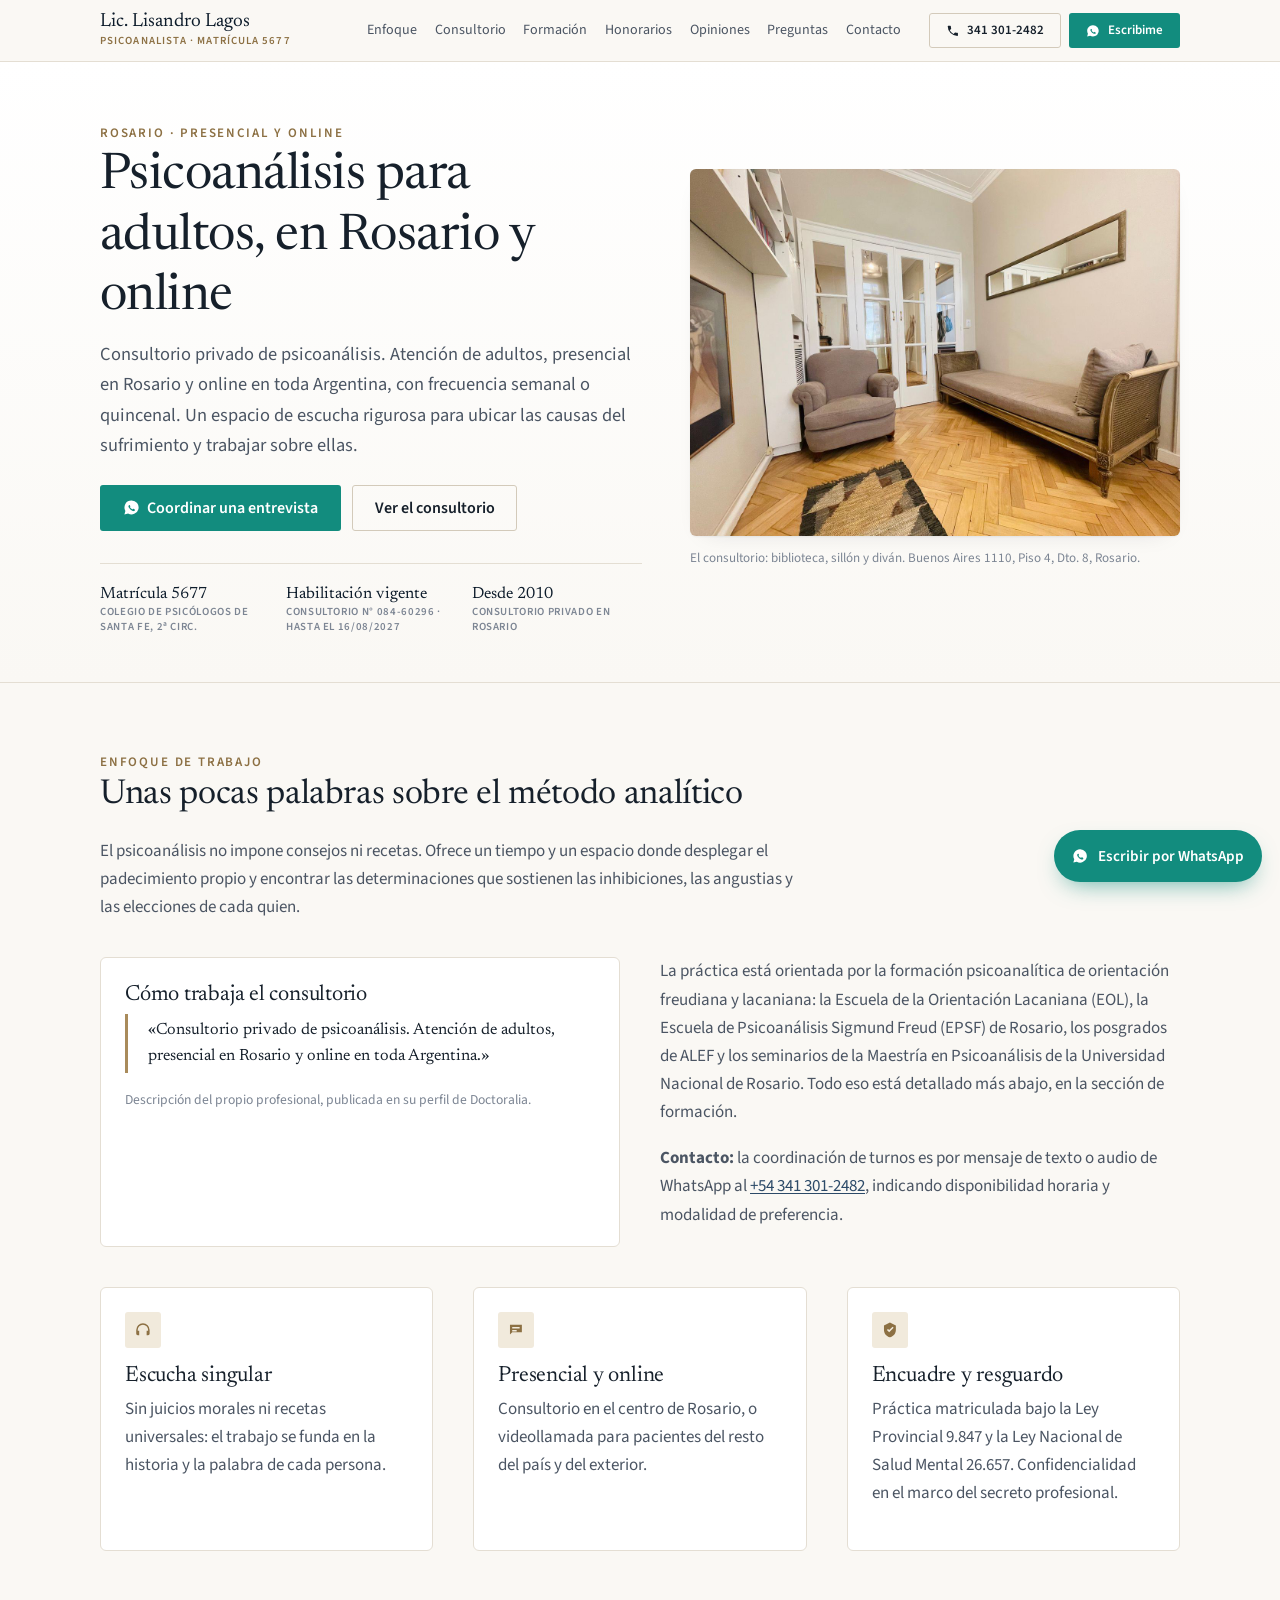
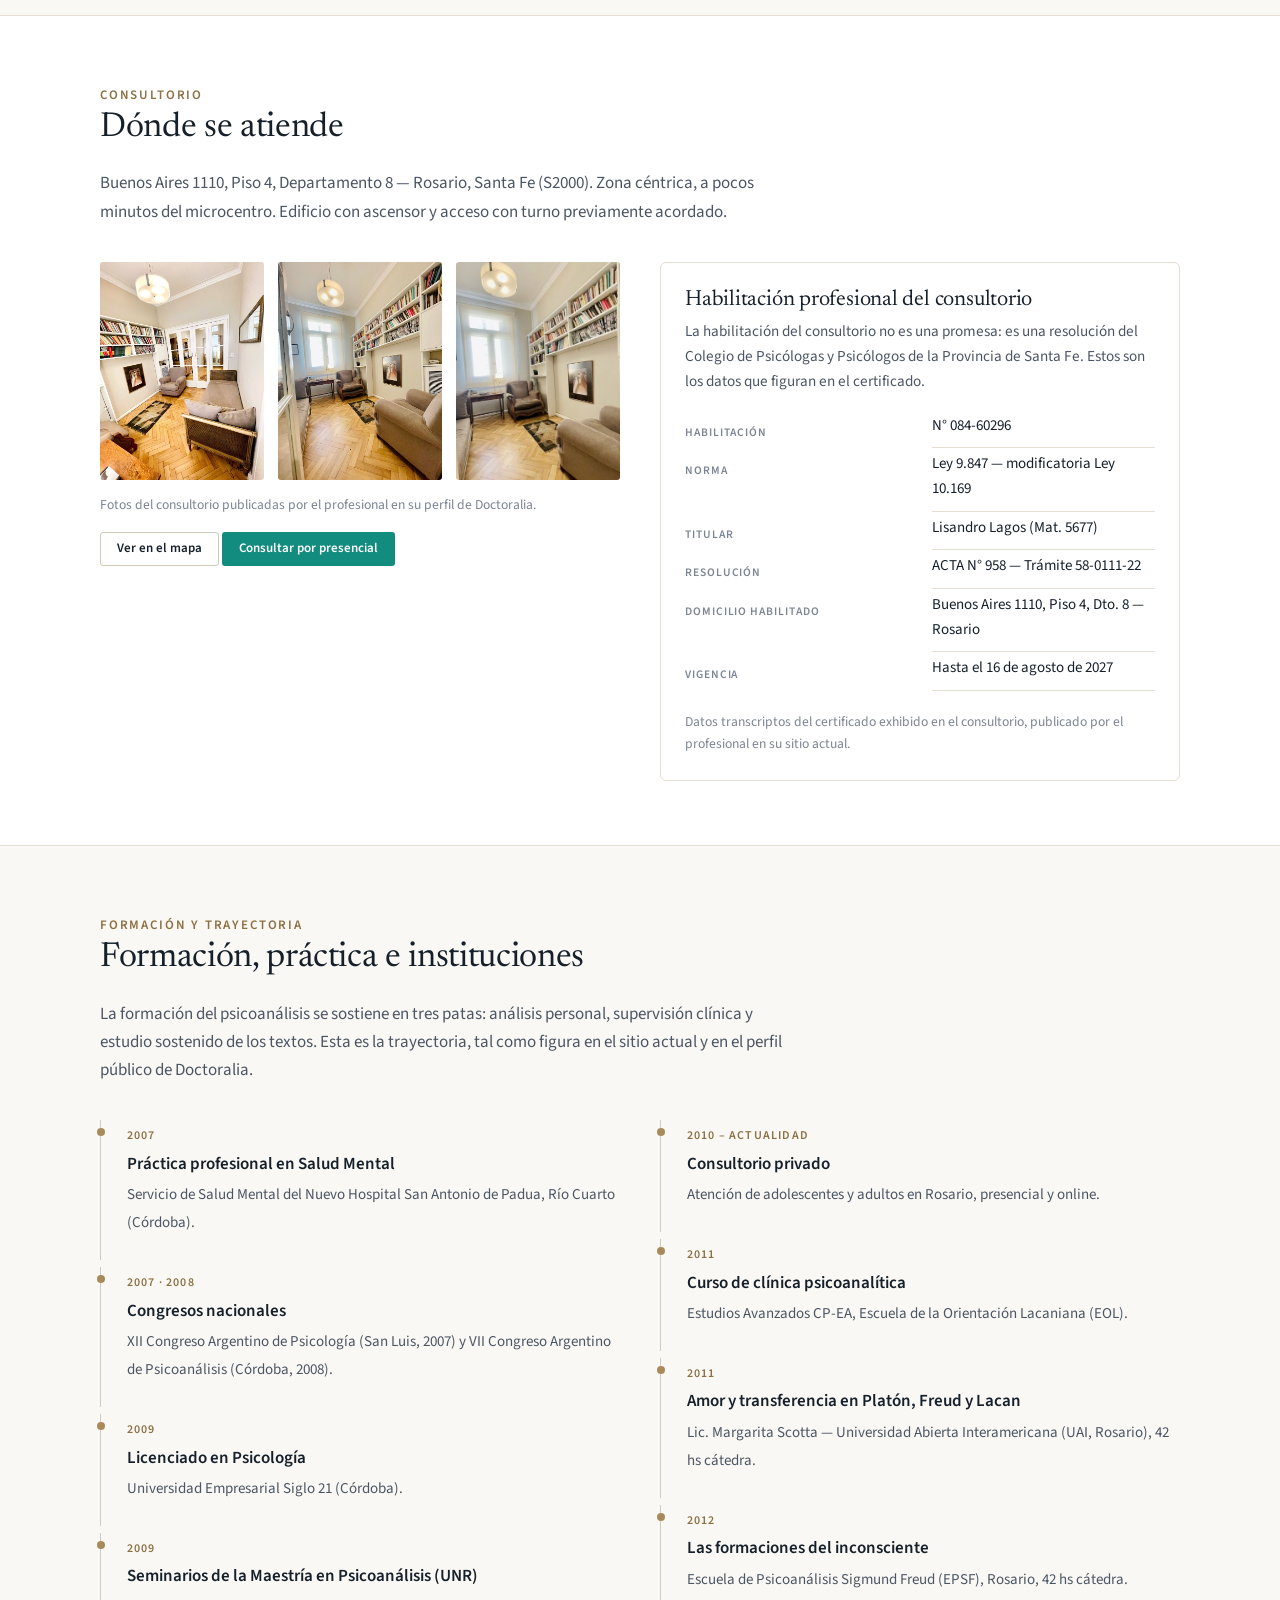
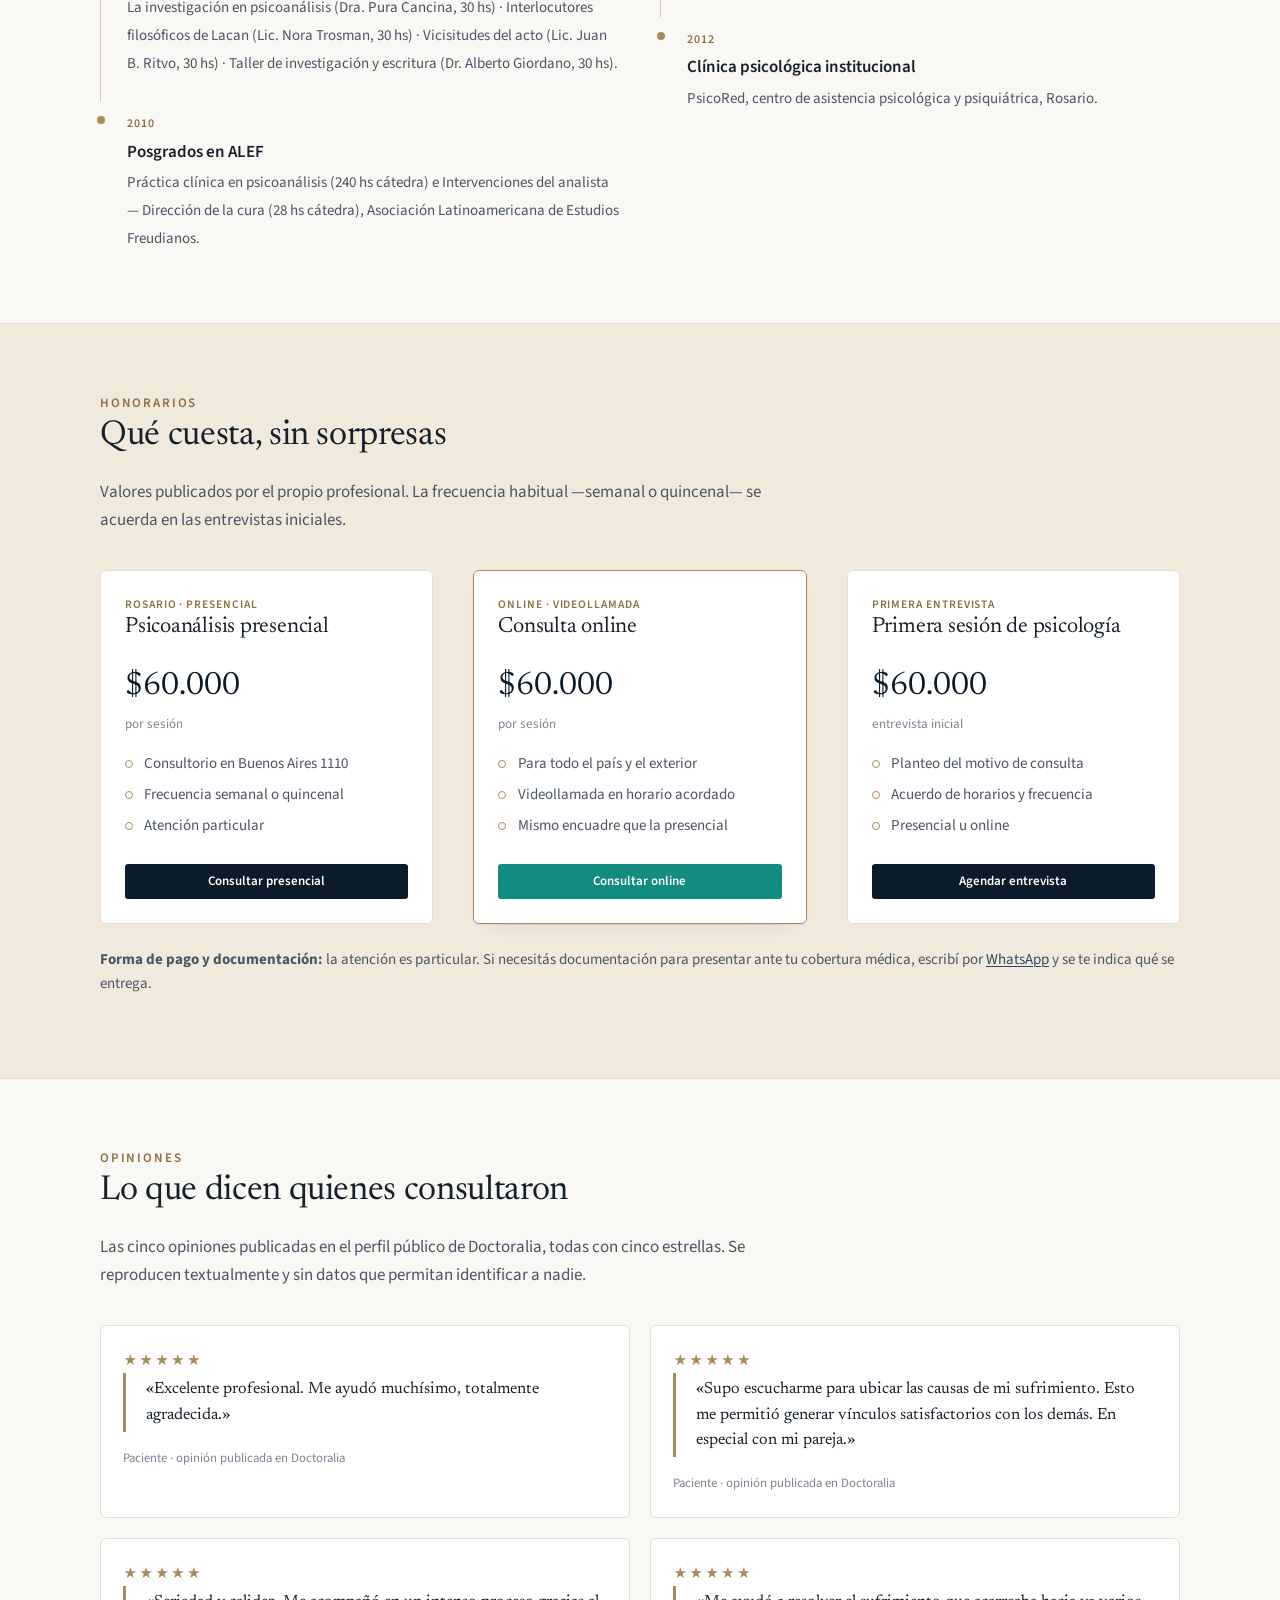
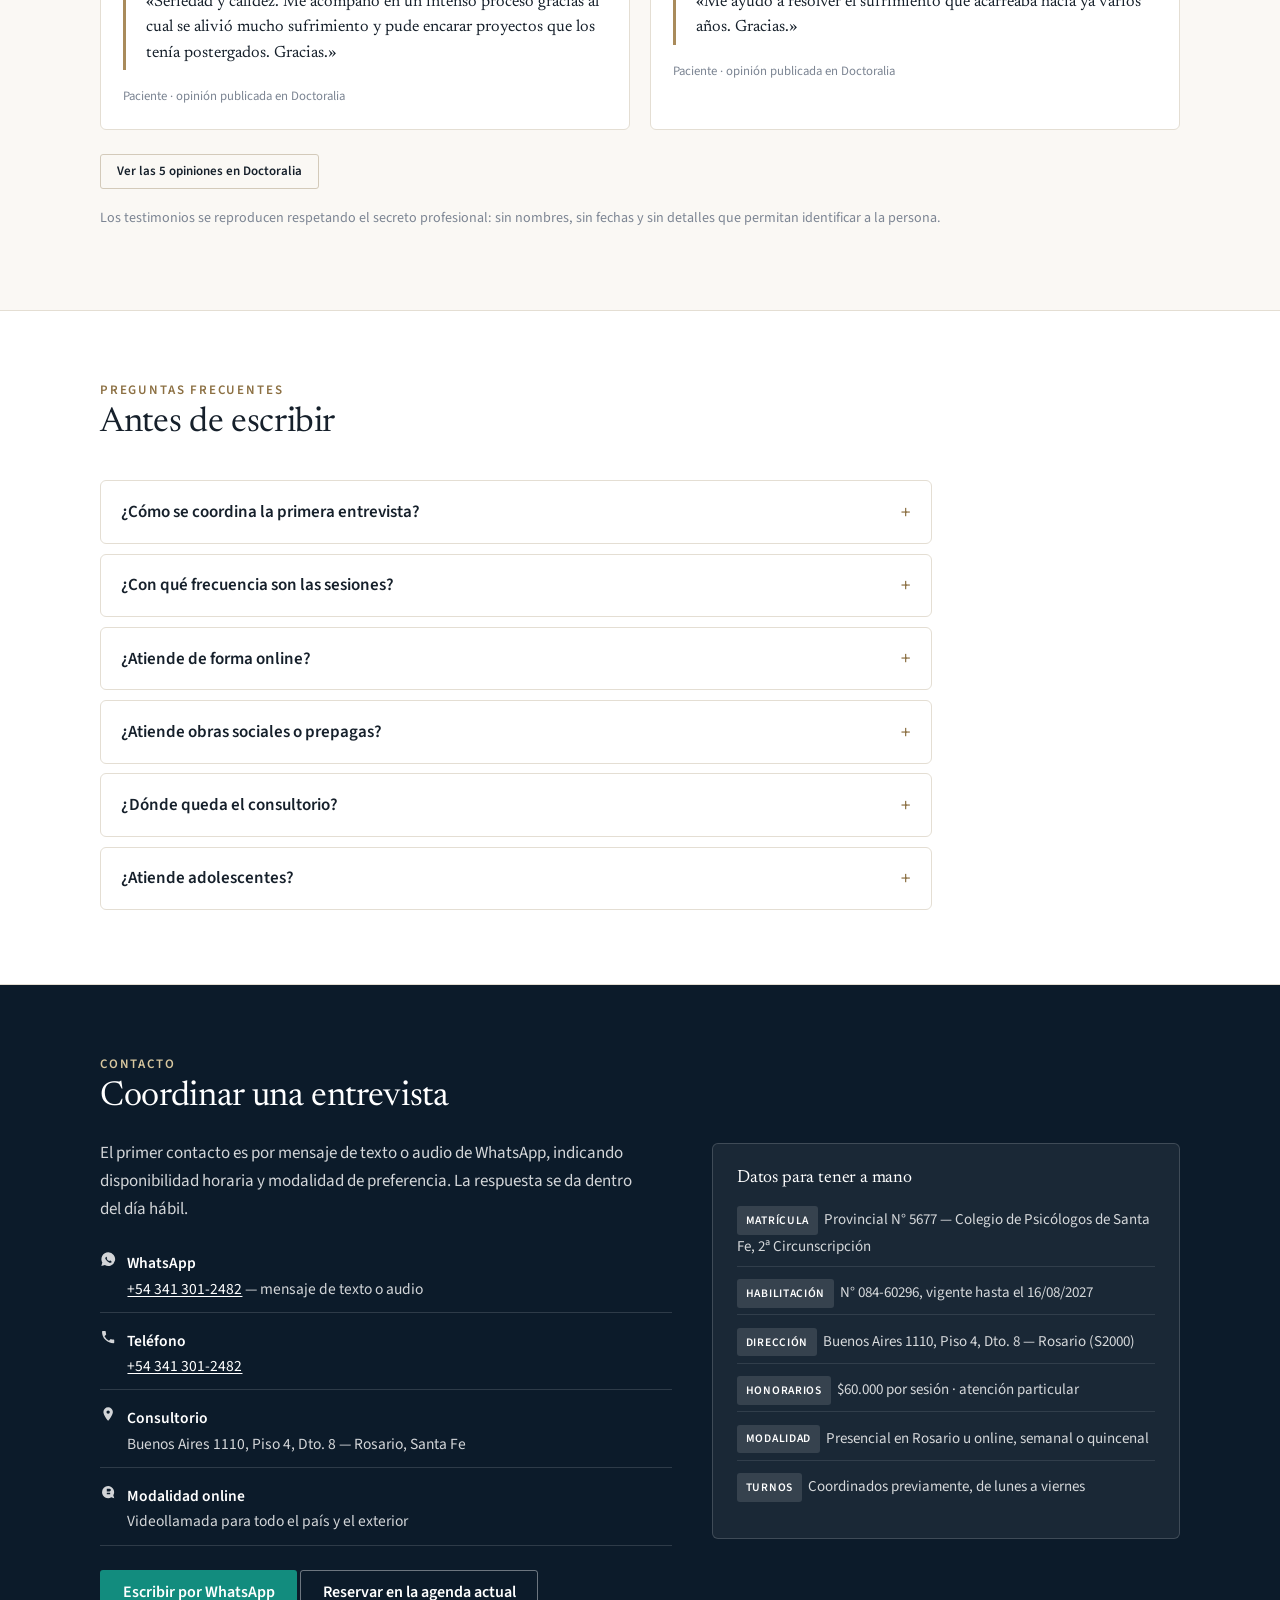
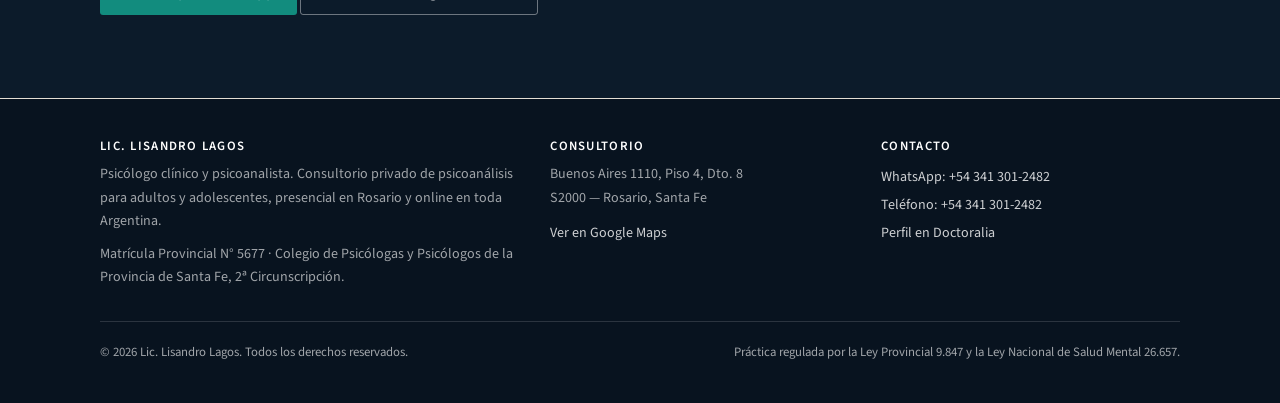
<file: 02-sitio/index.html>
<!DOCTYPE html>
<html lang="es-AR">
<head>
<meta charset="UTF-8">
<meta name="viewport" content="width=device-width, initial-scale=1">
<title>Lic. Lisandro Lagos — Psicoanalista en Rosario | Presencial y online</title>

<!-- SEO: descripción real, sin relleno (155 caracteres, el límite que Google muestra) -->
<meta name="description" content="Psicoanálisis para adultos en Rosario y online. Consultorio habilitado en Buenos Aires 1110, Matrícula 5677. Turnos por WhatsApp, semanal o quincenal.">
<meta name="robots" content="index, follow, max-image-preview:large">
<link rel="canonical" href="https://www.liclisandrolagos.com/">
<meta name="author" content="Lic. Lisandro Lagos">
<meta name="geo.region" content="AR-S">
<meta name="geo.placename" content="Rosario, Santa Fe">

<!-- Open Graph y Twitter -->
<meta property="og:type" content="website">
<meta property="og:locale" content="es_AR">
<meta property="og:site_name" content="Lic. Lisandro Lagos — Psicoanalista">
<meta property="og:title" content="Lic. Lisandro Lagos — Psicoanalista en Rosario | Presencial y online">
<meta property="og:description" content="Psicoanálisis para adultos en Rosario y online. Consultorio habilitado en Buenos Aires 1110. Frecuencia semanal o quincenal. Matrícula Provincial N° 5677.">
<meta property="og:url" content="https://www.liclisandrolagos.com/">
<meta property="og:image" content="https://www.liclisandrolagos.com/assets/img/og.jpg">
<meta property="og:image:width" content="1200">
<meta property="og:image:height" content="630">
<meta property="og:image:alt" content="Consultorio del Lic. Lisandro Lagos en Rosario: biblioteca, sillón y diván">
<meta name="twitter:card" content="summary_large_image">
<meta name="twitter:title" content="Lic. Lisandro Lagos — Psicoanalista en Rosario">
<meta name="twitter:description" content="Psicoanálisis para adultos, presencial en Rosario y online. Matrícula Provincial N° 5677.">
<meta name="twitter:image" content="https://www.liclisandrolagos.com/assets/img/og.jpg">

<meta name="theme-color" content="#0C1B2A">
<link rel="icon" href="assets/img/favicon.svg" type="image/svg+xml">

<link rel="preconnect" href="https://fonts.googleapis.com">
<link rel="preconnect" href="https://fonts.gstatic.com" crossorigin>
<link href="https://fonts.googleapis.com/css2?family=Newsreader:ital,opsz,wght@0,6..72,300..600;1,6..72,300..500&family=Source+Sans+3:ital,wght@0,300..700;1,300..600&display=swap" rel="stylesheet">

<style>
/* ═══════════════ TOKENS ═══════════════ */
:root{
  --navy:#0C1B2A; --navy-700:#16304A; --navy-500:#2C4A68;
  --sand:#A98B5B; --sand-strong:#8C7043; --sand-soft:#F1EADC;
  --ivory:#FAF8F4; --paper:#FFFFFF;
  --line:#E4DED3; --line-strong:#D3CABA;
  --ink:#16202B; --body:#4B5563; --muted:#7C8593;
  --wa:#128C7E; --wa-dark:#0B6B60;
  --serif:'Newsreader',Georgia,'Times New Roman',serif;
  --sans:'Source Sans 3',system-ui,-apple-system,'Segoe UI',sans-serif;
  --r:3px; --r-lg:6px;
  --sh:0 1px 2px rgba(12,27,42,.05),0 8px 24px -16px rgba(12,27,42,.18);
  --wrap:1120px;
  --step-1:.8125rem; --step0:1rem; --step1:1.0625rem; --step2:1.375rem; --step3:1.75rem;
}
*,*::before,*::after{box-sizing:border-box}
html{-webkit-text-size-adjust:100%;scroll-behavior:smooth;scroll-padding-top:5.5rem}
body{margin:0;background:var(--ivory);color:var(--body);font-family:var(--sans);font-size:var(--step1);line-height:1.65;-webkit-font-smoothing:antialiased}
h1,h2,h3,h4{font-family:var(--serif);color:var(--ink);font-weight:400;line-height:1.2;margin:0 0 .6em;letter-spacing:-.01em}
h1{font-size:clamp(2rem,1.35rem + 2.6vw,3.15rem)}
h2{font-size:clamp(1.5rem,1.15rem + 1.4vw,2.15rem)}
h3{font-size:var(--step2)}
h4{font-size:var(--step1);font-family:var(--sans);font-weight:600;letter-spacing:.01em}
p{margin:0 0 1.1em}
a{color:var(--navy-500);text-decoration-thickness:1px;text-underline-offset:2px}
a:hover{color:var(--sand-strong)}
img{max-width:100%;height:auto;display:block}
ul{margin:0 0 1.1em;padding-left:1.15em}
li{margin-bottom:.4em}
:focus-visible{outline:3px solid var(--sand-strong);outline-offset:2px}
.wrapx{max-width:var(--wrap);margin:0 auto;padding:0 1.25rem}
.eyebrow{font-size:var(--step-1);font-weight:600;letter-spacing:.14em;text-transform:uppercase;color:var(--sand-strong)}
.skip{position:absolute;left:-9999px;top:0;background:var(--navy);color:#fff;padding:.75rem 1rem;z-index:100}
.skip:focus{left:0}
.vh{position:absolute!important;width:1px;height:1px;overflow:hidden;clip:rect(0 0 0 0);white-space:nowrap}

/* ═══════════════ BOTONES ═══════════════ */
.btn{display:inline-flex;align-items:center;justify-content:center;gap:.5rem;font-family:var(--sans);font-size:var(--step0);font-weight:600;line-height:1;padding:.85rem 1.35rem;border:1px solid transparent;border-radius:var(--r);text-decoration:none;transition:background-color .18s ease,color .18s ease,border-color .18s ease;cursor:pointer;white-space:nowrap}
.btn--wa{background:var(--wa);color:#fff}
.btn--wa:hover{background:var(--wa-dark);color:#fff}
.btn--ink{background:var(--navy);color:#fff}
.btn--ink:hover{background:var(--navy-700);color:#fff}
.btn--ghost{background:transparent;border-color:var(--line-strong);color:var(--ink)}
.btn--ghost:hover{border-color:var(--navy);color:var(--navy)}
.btn--sm{padding:.6rem 1rem;font-size:var(--step-1)}
.ico{width:1.05em;height:1.05em;flex:none;fill:currentColor}

/* ═══════════════ HEADER ═══════════════ */
.masthead{position:sticky;top:0;z-index:40;background:rgba(250,248,244,.94);backdrop-filter:blur(10px);border-bottom:1px solid var(--line)}
.masthead__in{max-width:var(--wrap);margin:0 auto;padding:.7rem 1.25rem;display:flex;align-items:center;gap:1.25rem}
.brand{display:flex;flex-direction:column;text-decoration:none;margin-right:auto;min-width:max-content}
.brand__name{font-family:var(--serif);font-size:1.2rem;color:var(--navy);line-height:1.1;white-space:nowrap}
.brand__role{font-size:.68rem;letter-spacing:.1em;text-transform:uppercase;color:var(--sand-strong);font-weight:600;white-space:nowrap}
.nav{display:flex;gap:.1rem;align-items:center}
.nav a{font-size:.88rem;color:var(--body);text-decoration:none;padding:.45rem .5rem;border-radius:var(--r);white-space:nowrap}
.nav a:hover{background:var(--sand-soft);color:var(--navy)}
.masthead__cta{display:flex;gap:.5rem;align-items:center}
.burger{display:none;background:none;border:1px solid var(--line-strong);border-radius:var(--r);padding:.5rem .6rem;cursor:pointer;color:var(--ink)}
@media (max-width:1200px){.nav a{padding:.4rem .38rem;font-size:.84rem}.brand__name{font-size:1.1rem}}
@media (max-width:1080px){
  .nav{display:none;position:absolute;left:0;right:0;top:100%;background:var(--paper);border-bottom:1px solid var(--line);flex-direction:column;align-items:stretch;padding:.5rem;gap:0}
  .nav[data-open="true"]{display:flex}
  .nav a{padding:.75rem .6rem;border-bottom:1px solid var(--line)}
  .burger{display:inline-block}
  .masthead__cta .btn--ghost{display:none}
}
@media (max-width:640px){.hide-sm{display:none}}
/* En celular el encabezado manda: si el bloque de marca no puede encogerse,
   empuja el ancho de toda la página. Se le permite partir en dos líneas. */
@media (max-width:700px){
  .masthead__in{gap:.6rem;padding:.6rem .9rem}
  .brand{min-width:0}
  .brand__name{font-size:1.05rem}
  .brand__role{white-space:normal;font-size:.6rem;letter-spacing:.05em;line-height:1.35;max-width:11rem}
  .masthead__cta .btn--wa{padding:.6rem .8rem}
}

/* ═══════════════ HERO ═══════════════ */
.hero{background:linear-gradient(180deg,var(--paper) 0%,var(--ivory) 100%);border-bottom:1px solid var(--line)}
.hero__in{max-width:var(--wrap);margin:0 auto;padding:3.5rem 1.25rem 3rem;display:grid;grid-template-columns:1.05fr .95fr;gap:3rem;align-items:center}
.hero h1{margin-bottom:.7rem}
.hero__lead{font-size:1.15rem;color:var(--body);max-width:34rem}
.hero__cta{display:flex;flex-wrap:wrap;gap:.7rem;margin:1.5rem 0 2rem}
.trust{display:grid;grid-template-columns:repeat(3,minmax(0,1fr));gap:1rem;border-top:1px solid var(--line);padding-top:1.25rem}
.trust__n{font-family:var(--serif);font-size:1.02rem;color:var(--navy);display:block;line-height:1.25;white-space:nowrap}
.trust__l{font-size:.68rem;letter-spacing:.06em;text-transform:uppercase;color:var(--muted);font-weight:600;line-height:1.4;display:block}
.hero__media{position:relative}
.hero__media img{width:100%;border-radius:var(--r-lg);box-shadow:var(--sh)}
.hero__caption{margin-top:.75rem;font-size:.82rem;color:var(--muted)}
@media (max-width:900px){
  .hero__in{grid-template-columns:1fr;gap:2rem;padding:2.5rem 1.25rem}
  .trust{grid-template-columns:1fr;gap:.75rem}
}

/* ═══════════════ SECCIONES ═══════════════ */
.sec{padding:4rem 0;border-bottom:1px solid var(--line)}
.sec--alt{background:var(--paper)}
.sec--sand{background:var(--sand-soft)}
.sec__head{max-width:44rem;margin-bottom:2.25rem}
.sec__head p{margin-bottom:0;color:var(--body)}
.cols{display:grid;gap:2.5rem}
.cols--2{grid-template-columns:1fr 1fr}
.cols--3{grid-template-columns:repeat(3,1fr)}
@media (max-width:880px){.cols--2,.cols--3{grid-template-columns:1fr}}

/* Tarjetas */
.card{background:var(--paper);border:1px solid var(--line);border-radius:var(--r-lg);padding:1.5rem}
.card--flat{background:transparent;border:none;padding:0}
.card h3{margin-bottom:.35rem}
.card__ico{width:2.25rem;height:2.25rem;border-radius:var(--r);background:var(--sand-soft);display:flex;align-items:center;justify-content:center;color:var(--sand-strong);margin-bottom:.9rem}
.quote{border-left:3px solid var(--sand);padding:.25rem 0 .25rem 1.25rem;font-family:var(--serif);font-size:1.18rem;color:var(--navy);margin:0 0 1rem}
.quote--sm{font-size:1.02rem;line-height:1.55;color:var(--ink)}

/* Galería del consultorio */
.gallery{display:grid;grid-template-columns:repeat(3,1fr);gap:.9rem}
.gallery img{border-radius:var(--r);width:100%;height:100%;object-fit:cover;aspect-ratio:3/4}
@media (max-width:700px){.gallery{grid-template-columns:1fr 1fr}.gallery img:last-child{grid-column:span 2}}

/* Datos de la habilitación */
.data{display:grid;grid-template-columns:1fr 1fr;gap:.25rem 1.5rem;font-size:.94rem;margin:1.25rem 0}
.data dt{color:var(--muted);font-size:.72rem;letter-spacing:.08em;text-transform:uppercase;font-weight:600;padding-top:.55rem}
.data dd{margin:0;color:var(--ink);padding-bottom:.55rem;border-bottom:1px solid var(--line)}
@media (max-width:700px){.data{grid-template-columns:1fr}}

/* Formación: línea de tiempo */
.timeline{list-style:none;padding:0;margin:0}
.timeline li{position:relative;padding:0 0 1.5rem 1.6rem;border-left:1px solid var(--line-strong)}
.timeline li:last-child{border-left-color:transparent;padding-bottom:0}
.timeline li::before{content:"";position:absolute;left:-4.5px;top:.5rem;width:8px;height:8px;border-radius:50%;background:var(--sand)}
.timeline .year{font-size:.75rem;letter-spacing:.1em;text-transform:uppercase;color:var(--sand-strong);font-weight:600}
.timeline .what{color:var(--ink);font-weight:600;display:block;margin:.1rem 0 .15rem}
.timeline .where{font-size:.94rem}

/* Honorarios */
.price{background:var(--paper);border:1px solid var(--line);border-radius:var(--r-lg);padding:1.5rem;display:flex;flex-direction:column}
.price--feature{border-color:var(--sand);box-shadow:var(--sh)}
.price__tag{font-size:.72rem;letter-spacing:.08em;text-transform:uppercase;color:var(--sand-strong);font-weight:600}
.price__amt{font-family:var(--serif);font-size:2rem;color:var(--navy);margin:.4rem 0 .1rem}
.price__per{font-size:.82rem;color:var(--muted)}
.price ul{list-style:none;padding:0;margin:1rem 0 1.25rem;font-size:.94rem}
.price li{padding-left:1.2rem;position:relative}
.price li::before{content:"";position:absolute;left:0;top:.55em;width:.5rem;height:.5rem;border-radius:50%;border:1.5px solid var(--sand)}
.price .btn{margin-top:auto}

/* Opiniones */
.reviews{display:grid;grid-template-columns:repeat(2,1fr);gap:1.25rem}
@media (max-width:800px){.reviews{grid-template-columns:1fr}}
.review{background:var(--paper);border:1px solid var(--line);border-radius:var(--r-lg);padding:1.4rem}
.review__stars{color:var(--sand);letter-spacing:.15em;font-size:.95rem}
.review__who{font-size:.8rem;color:var(--muted);margin-top:.75rem}

/* FAQ */
.faq{max-width:52rem}
.faq details{background:var(--paper);border:1px solid var(--line);border-radius:var(--r-lg);margin-bottom:.6rem}
.faq summary{cursor:pointer;padding:1.05rem 1.25rem;font-weight:600;color:var(--ink);display:flex;justify-content:space-between;gap:1rem;align-items:center;list-style:none}
.faq summary::-webkit-details-marker{display:none}
.faq summary::after{content:"+";font-family:var(--serif);font-size:1.4rem;color:var(--sand-strong);line-height:1}
.faq details[open] summary::after{content:"–"}
.faq details[open] summary{border-bottom:1px solid var(--line)}
.faq__body{padding:1rem 1.25rem 1.15rem;font-size:.97rem}
.faq__body p:last-child{margin-bottom:0}

/* Contacto */
.contact{background:var(--navy);color:rgba(255,255,255,.82)}
.contact h2,.contact h3{color:#fff}
.contact .eyebrow{color:#D8C79F}
.contact a{color:#fff}
.contact__grid{display:grid;grid-template-columns:1.1fr .9fr;gap:2.5rem;align-items:center}
@media (max-width:880px){.contact__grid{grid-template-columns:1fr}}
.contact__list{list-style:none;padding:0;margin:0;font-size:.97rem}
.contact__list li{display:flex;gap:.7rem;padding:.6rem 0;border-bottom:1px solid rgba(255,255,255,.14)}
.contact__list b{color:#fff;font-weight:600}
.panel{background:rgba(255,255,255,.06);border:1px solid rgba(255,255,255,.16);border-radius:var(--r-lg);padding:1.5rem}
.panel ul{list-style:none;padding:0;margin:0;font-size:.94rem}
.panel li{padding:.4rem 0;border-bottom:1px solid rgba(255,255,255,.1)}
.panel li:last-child{border-bottom:none}
.badge{display:inline-block;font-size:.72rem;letter-spacing:.06em;text-transform:uppercase;background:rgba(255,255,255,.12);border-radius:var(--r);padding:.3rem .55rem;color:#fff;font-weight:600}

/* Footer */
.foot{background:#08131F;color:rgba(255,255,255,.62);font-size:.88rem;padding:2.5rem 0}
.foot__grid{display:grid;grid-template-columns:1.4fr 1fr 1fr;gap:2rem}
@media (max-width:880px){.foot__grid{grid-template-columns:1fr}}
.foot h4{color:#fff;font-size:.8rem;letter-spacing:.1em;text-transform:uppercase;margin-bottom:.6rem}
.foot a{color:rgba(255,255,255,.8);text-decoration:none;display:block;padding:.15rem 0}
.foot a:hover{color:#fff;text-decoration:underline}
.foot__legal{border-top:1px solid rgba(255,255,255,.14);margin-top:2rem;padding-top:1.25rem;display:flex;flex-wrap:wrap;gap:.75rem;justify-content:space-between;font-size:.8rem}

/* WhatsApp flotante */
.wa-float{position:fixed;right:1.1rem;bottom:1.1rem;z-index:50;display:inline-flex;align-items:center;gap:.6rem;background:var(--wa);color:#fff;padding:.85rem 1.15rem;border-radius:999px;text-decoration:none;box-shadow:0 10px 24px -10px rgba(18,140,126,.7);font-weight:600;font-size:.95rem}
.wa-float:hover{background:var(--wa-dark);color:#fff}
@media (max-width:600px){.wa-float span{display:none}.wa-float{padding:.95rem}}
@media print{.wa-float,.masthead,.hero__cta,.btn{display:none!important}body{background:#fff}}
</style>

<!-- Datos estructurados: quién es, dónde atiende y las preguntas frecuentes.
     Es lo que hoy el sitio no tiene: 0 bloques JSON-LD medidos. -->
<script type="application/ld+json">
{
  "@context": "https://schema.org",
  "@graph": [
    {
      "@type": "Psychologist",
      "@id": "https://www.liclisandrolagos.com/#consultorio",
      "name": "Lic. Lisandro Lagos — Psicoanalista",
      "description": "Consultorio privado de psicoanálisis. Atención de adultos, presencial en Rosario y online en toda Argentina.",
      "url": "https://www.liclisandrolagos.com/",
      "telephone": "+5493413012482",
      "image": "https://www.liclisandrolagos.com/assets/img/og.jpg",
      "priceRange": "$60.000",
      "currenciesAccepted": "ARS",
      "paymentAccepted": "Transferencia, efectivo",
      "medicalSpecialty": ["Psychiatric", "Psychologist"],
      "availableService": [
        { "@type": "MedicalTherapy", "name": "Psicoanálisis para adultos" },
        { "@type": "MedicalTherapy", "name": "Consulta online" }
      ],
      "address": {
        "@type": "PostalAddress",
        "streetAddress": "Buenos Aires 1110, Piso 4, Departamento 8",
        "addressLocality": "Rosario",
        "addressRegion": "Santa Fe",
        "postalCode": "S2000",
        "addressCountry": "AR"
      },
      "geo": { "@type": "GeoCoordinates", "latitude": -32.9513779, "longitude": -60.6337433 },
      "areaServed": [
        { "@type": "City", "name": "Rosario" },
        { "@type": "Country", "name": "Argentina" }
      ],
      "openingHoursSpecification": [{
        "@type": "OpeningHoursSpecification",
        "dayOfWeek": ["Monday", "Tuesday", "Wednesday", "Thursday", "Friday"],
        "description": "Turnos coordinados previamente"
      }],
      "sameAs": ["https://www.doctoraliar.com/perfil/lisandro-lagos"]
    },
    {
      "@type": "Person",
      "@id": "https://www.liclisandrolagos.com/#persona",
      "name": "Lisandro Lagos",
      "honorificPrefix": "Lic.",
      "jobTitle": "Psicólogo clínico y psicoanalista",
      "worksFor": { "@id": "https://www.liclisandrolagos.com/#consultorio" },
      "alumniOf": [
        { "@type": "CollegeOrUniversity", "name": "Universidad Empresarial Siglo 21" },
        { "@type": "CollegeOrUniversity", "name": "Universidad Nacional de Rosario" }
      ],
      "hasCredential": {
        "@type": "EducationalOccupationalCredential",
        "credentialCategory": "Matrícula profesional",
        "identifier": "5677",
        "recognizedBy": { "@type": "Organization", "name": "Colegio de Psicólogas y Psicólogos de la Provincia de Santa Fe, 2ª Circunscripción" }
      }
    },
    {
      "@type": "FAQPage",
      "@id": "https://www.liclisandrolagos.com/#preguntas",
      "mainEntity": [
        {
          "@type": "Question",
          "name": "¿Cómo se coordina la primera entrevista?",
          "acceptedAnswer": { "@type": "Answer", "text": "Escribiendo un mensaje —texto o audio— por WhatsApp al +54 341 301-2482, indicando tu disponibilidad horaria y si preferís presencial o online. Se acuerda día y horario para la primera entrevista." }
        },
        {
          "@type": "Question",
          "name": "¿Con qué frecuencia son las sesiones?",
          "acceptedAnswer": { "@type": "Answer", "text": "La frecuencia habitual es semanal o quincenal. Se acuerda en las entrevistas iniciales según el motivo de consulta y tu disponibilidad." }
        },
        {
          "@type": "Question",
          "name": "¿Atiende de forma online?",
          "acceptedAnswer": { "@type": "Answer", "text": "Sí. Se atiende online por videollamada, para residentes en cualquier punto de Argentina y para hispanohablantes en el exterior. Se necesita un espacio privado y una conexión estable." }
        },
        {
          "@type": "Question",
          "name": "¿Atiende obras sociales o prepagas?",
          "acceptedAnswer": { "@type": "Answer", "text": "La atención es particular. Si necesitás documentación para presentar ante tu cobertura, escribí por WhatsApp y se te indica qué se entrega." }
        },
        {
          "@type": "Question",
          "name": "¿Dónde queda el consultorio?",
          "acceptedAnswer": { "@type": "Answer", "text": "Buenos Aires 1110, Piso 4, Departamento 8, Rosario (S2000). Es un consultorio habilitado por el Colegio de Psicólogas y Psicólogos de Santa Fe con el N° 084-60296, con habilitación vigente hasta el 16 de agosto de 2027." }
        },
        {
          "@type": "Question",
          "name": "¿Atiende adolescentes?",
          "acceptedAnswer": { "@type": "Answer", "text": "Sí. La atención es a adolescentes y adultos, en modalidad presencial u online." }
        }
      ]
    }
  ]
}
</script>
</head>

<body>
<a class="skip" href="#main">Saltar al contenido principal</a>

<!-- ═══════════════ HEADER ═══════════════ -->
<header class="masthead">
  <div class="masthead__in">
    <a class="brand" href="#top">
      <span class="brand__name">Lic. Lisandro Lagos</span>
      <span class="brand__role">Psicoanalista · Matrícula 5677</span>
    </a>
    <nav class="nav" id="nav" aria-label="Secciones del sitio">
      <a href="#enfoque">Enfoque</a>
      <a href="#consultorio">Consultorio</a>
      <a href="#formacion">Formación</a>
      <a href="#honorarios">Honorarios</a>
      <a href="#opiniones">Opiniones</a>
      <a href="#preguntas">Preguntas</a>
      <a href="#contacto">Contacto</a>
    </nav>
    <div class="masthead__cta">
      <a class="btn btn--ghost btn--sm" href="tel:+543413012482">
        <svg class="ico" viewBox="0 0 24 24" aria-hidden="true"><path d="M6.6 10.8a15 15 0 0 0 6.6 6.6l2.2-2.2a1 1 0 0 1 1-.25c1.1.37 2.3.57 3.6.57a1 1 0 0 1 1 1V20a1 1 0 0 1-1 1A17 17 0 0 1 3 4a1 1 0 0 1 1-1h3.5a1 1 0 0 1 1 1c0 1.25.2 2.45.57 3.6a1 1 0 0 1-.25 1Z"/></svg>
        <span class="hide-sm">341 301-2482</span>
        <span class="vh">Llamar por teléfono al 341 301-2482</span>
      </a>
      <a class="btn btn--wa btn--sm" href="https://wa.me/5493413012482?text=Hola%20Lisandro%2C%20quisiera%20consultar%20por%20un%20turno%20de%20atenci%C3%B3n." rel="noopener" target="_blank">
        <svg class="ico" viewBox="0 0 24 24" aria-hidden="true"><path d="M12 2a10 10 0 0 0-8.6 15L2 22l5.2-1.4A10 10 0 1 0 12 2Zm5.3 14.1c-.2.6-1.2 1.2-1.7 1.2-.5.1-1 .1-1.7-.1a12 12 0 0 1-5.6-4.9c-.4-.7-.6-1.4-.5-2 .1-.6.8-1.5 1.1-1.6.3-.1.6-.1.8.1l.8 1.4c.1.2 0 .4-.1.6l-.4.5c-.1.2-.2.3 0 .6a8 8 0 0 0 3.4 2.9c.3.1.4 0 .6-.1l.6-.7c.2-.2.3-.2.5-.1l1.4.7c.2.1.3.3.3.5s0 .6-.1.8Z"/></svg>
        Escribime
      </a>
      <button class="burger" type="button" aria-expanded="false" aria-controls="nav" onclick="var n=document.getElementById('nav');var o=n.getAttribute('data-open')==='true';n.setAttribute('data-open',String(!o));this.setAttribute('aria-expanded',String(!o));">Menú</button>
    </div>
  </div>
</header>

<main id="main">
<span id="top"></span>

<!-- ═══════════════ HERO ═══════════════ -->
<section class="hero">
  <div class="hero__in">
    <div>
      <span class="eyebrow">Rosario · Presencial y online</span>
      <h1>Psicoanálisis para adultos, en Rosario y online</h1>
      <p class="hero__lead">
        Consultorio privado de psicoanálisis. Atención de adultos, presencial en Rosario y online
        en toda Argentina, con frecuencia semanal o quincenal. Un espacio de escucha rigurosa para
        ubicar las causas del sufrimiento y trabajar sobre ellas.
      </p>
      <div class="hero__cta">
        <a class="btn btn--wa" href="https://wa.me/5493413012482?text=Hola%20Lisandro%2C%20quisiera%20consultar%20por%20un%20turno%20de%20atenci%C3%B3n.%20Prefiero%20modalidad%3A" rel="noopener" target="_blank">
          <svg class="ico" viewBox="0 0 24 24" aria-hidden="true"><path d="M12 2a10 10 0 0 0-8.6 15L2 22l5.2-1.4A10 10 0 1 0 12 2Zm5.3 14.1c-.2.6-1.2 1.2-1.7 1.2-.5.1-1 .1-1.7-.1a12 12 0 0 1-5.6-4.9c-.4-.7-.6-1.4-.5-2 .1-.6.8-1.5 1.1-1.6.3-.1.6-.1.8.1l.8 1.4c.1.2 0 .4-.1.6l-.4.5c-.1.2-.2.3 0 .6a8 8 0 0 0 3.4 2.9c.3.1.4 0 .6-.1l.6-.7c.2-.2.3-.2.5-.1l1.4.7c.2.1.3.3.3.5s0 .6-.1.8Z"/></svg>
          Coordinar una entrevista
        </a>
        <a class="btn btn--ghost" href="#consultorio">Ver el consultorio</a>
      </div>
      <div class="trust">
        <div>
          <span class="trust__n">Matrícula 5677</span>
          <span class="trust__l">Colegio de Psicólogos de Santa Fe, 2ª circ.</span>
        </div>
        <div>
          <span class="trust__n">Habilitación vigente</span>
          <span class="trust__l">Consultorio N° 084-60296 · hasta el 16/08/2027</span>
        </div>
        <div>
          <span class="trust__n">Desde 2010</span>
          <span class="trust__l">Consultorio privado en Rosario</span>
        </div>
      </div>
    </div>
    <div class="hero__media">
      <img src="assets/img/consultorio-principal.jpg" width="1280" height="960"
           alt="Consultorio del Lic. Lisandro Lagos en Rosario: sillón de lectura, diván y biblioteca de psicoanálisis sobre piso de parquet"
           fetchpriority="high" decoding="async">
      <p class="hero__caption">El consultorio: biblioteca, sillón y diván. Buenos Aires 1110, Piso 4, Dto. 8, Rosario.</p>
    </div>
  </div>
</section>

<!-- ═══════════════ ENFOQUE ═══════════════ -->
<section class="sec" id="enfoque">
  <div class="wrapx">
    <div class="sec__head">
      <span class="eyebrow">Enfoque de trabajo</span>
      <h2>Unas pocas palabras sobre el método analítico</h2>
      <p>
        El psicoanálisis no impone consejos ni recetas. Ofrece un tiempo y un espacio donde
        desplegar el padecimiento propio y encontrar las determinaciones que sostienen las
        inhibiciones, las angustias y las elecciones de cada quien.
      </p>
    </div>

    <div class="cols cols--2" style="margin-bottom:2.5rem">
      <div class="card">
        <h3>Cómo trabaja el consultorio</h3>
        <p class="quote quote--sm">
          «Consultorio privado de psicoanálisis. Atención de adultos, presencial en Rosario y online
          en toda Argentina.»
        </p>
        <p style="font-size:.85rem;color:var(--muted);margin-bottom:0">
          Descripción del propio profesional, publicada en su perfil de Doctoralia.
        </p>
      </div>
      <div>
        <p>
          La práctica está orientada por la formación psicoanalítica de orientación freudiana y
          lacaniana: la Escuela de la Orientación Lacaniana (EOL), la Escuela de Psicoanálisis
          Sigmund Freud (EPSF) de Rosario, los posgrados de ALEF y los seminarios de la Maestría en
          Psicoanálisis de la Universidad Nacional de Rosario. Todo eso está detallado más abajo,
          en la sección de formación.
        </p>
        <p>
          <strong>Contacto:</strong> la coordinación de turnos es por mensaje de texto o audio de
          WhatsApp al <a href="https://wa.me/5493413012482?text=Hola%20Lisandro%2C%20quisiera%20consultar%20por%20un%20turno%20de%20atenci%C3%B3n." rel="noopener" target="_blank">+54 341 301-2482</a>,
          indicando disponibilidad horaria y modalidad de preferencia.
        </p>
      </div>
    </div>

    <div class="cols cols--3">
      <div class="card">
        <div class="card__ico" aria-hidden="true">
          <svg class="ico" viewBox="0 0 24 24" width="20" height="20"><path d="M12 3a9 9 0 0 0-9 9v5a2 2 0 0 0 2 2h2v-6H5v-1a7 7 0 1 1 14 0v1h-2v6h2a2 2 0 0 0 2-2v-5a9 9 0 0 0-9-9Z"/></svg>
        </div>
        <h3>Escucha singular</h3>
        <p>Sin juicios morales ni recetas universales: el trabajo se funda en la historia y la palabra de cada persona.</p>
      </div>
      <div class="card">
        <div class="card__ico" aria-hidden="true">
          <svg class="ico" viewBox="0 0 24 24" width="20" height="20"><path d="M4 5h16v10H7l-3 3V5Zm3 3v2h10V8H7Zm0 4v2h6v-2H7Z"/></svg>
        </div>
        <h3>Presencial y online</h3>
        <p>Consultorio en el centro de Rosario, o videollamada para pacientes del resto del país y del exterior.</p>
      </div>
      <div class="card">
        <div class="card__ico" aria-hidden="true">
          <svg class="ico" viewBox="0 0 24 24" width="20" height="20"><path d="M12 2 4 6v6c0 5 3.4 8.6 8 10 4.6-1.4 8-5 8-10V6l-8-4Zm-1 13-3-3 1.4-1.4L11 12.2l4.6-4.6L17 9l-6 6Z"/></svg>
        </div>
        <h3>Encuadre y resguardo</h3>
        <p>Práctica matriculada bajo la Ley Provincial 9.847 y la Ley Nacional de Salud Mental 26.657. Confidencialidad en el marco del secreto profesional.</p>
      </div>
    </div>
  </div>
</section>

<!-- ═══════════════ CONSULTORIO ═══════════════ -->
<section class="sec sec--alt" id="consultorio">
  <div class="wrapx">
    <div class="sec__head">
      <span class="eyebrow">Consultorio</span>
      <h2>Dónde se atiende</h2>
      <p>
        Buenos Aires 1110, Piso 4, Departamento 8 — Rosario, Santa Fe (S2000). Zona céntrica,
        a pocos minutos del microcentro. Edificio con ascensor y acceso con turno previamente
        acordado.
      </p>
    </div>

    <div class="cols cols--2" style="align-items:start">
      <div>
        <div class="gallery">
          <img src="assets/img/consultorio-biblioteca.jpg" width="640" height="854" loading="lazy" decoding="async"
               srcset="assets/img/consultorio-biblioteca.jpg 640w, assets/img/consultorio-biblioteca@1200w.jpg 1200w"
               sizes="(max-width:700px) 50vw, 210px"
               alt="Consultorio: biblioteca de pared completa con libros de psicoanálisis y ventanal con cortina">
          <img src="assets/img/consultorio-lectura.jpg" width="640" height="854" loading="lazy" decoding="async"
               srcset="assets/img/consultorio-lectura.jpg 640w, assets/img/consultorio-lectura@1200w.jpg 1200w"
               sizes="(max-width:700px) 50vw, 210px"
               alt="Consultorio: sillón de lectura frente a la biblioteca y mesa auxiliar junto a la ventana">
          <img src="assets/img/consultorio-detalle.jpg" width="520" height="521" loading="lazy" decoding="async"
               alt="Consultorio: detalle del living con sillón, escritorio y biblioteca">
        </div>
        <p style="font-size:.85rem;color:var(--muted);margin-top:.9rem">
          Fotos del consultorio publicadas por el profesional en su perfil de Doctoralia.
        </p>

        <p>
          <a class="btn btn--ghost btn--sm" href="https://www.google.com/maps?q=-32.9513779,-60.6337433" rel="noopener" target="_blank">
            Ver en el mapa
          </a>
          <a class="btn btn--wa btn--sm" href="https://wa.me/5493413012482?text=Hola%20Lisandro%2C%20quisiera%20consultar%20por%20atenci%C3%B3n%20presencial%20en%20Buenos%20Aires%201110." rel="noopener" target="_blank">
            Consultar por presencial
          </a>
        </p>
      </div>

      <div class="card">
        <h3>Habilitación profesional del consultorio</h3>
        <p style="font-size:.95rem">
          La habilitación del consultorio no es una promesa: es una resolución del Colegio de
          Psicólogas y Psicólogos de la Provincia de Santa Fe. Estos son los datos que figuran
          en el certificado.
        </p>
        <dl class="data">
          <dt>Habilitación</dt>
          <dd>N° 084-60296</dd>
          <dt>Norma</dt>
          <dd>Ley 9.847 — modificatoria Ley 10.169</dd>
          <dt>Titular</dt>
          <dd>Lisandro Lagos (Mat. 5677)</dd>
          <dt>Resolución</dt>
          <dd>ACTA N° 958 — Trámite 58-0111-22</dd>
          <dt>Domicilio habilitado</dt>
          <dd>Buenos Aires 1110, Piso 4, Dto. 8 — Rosario</dd>
          <dt>Vigencia</dt>
          <dd>Hasta el 16 de agosto de 2027</dd>
        </dl>
        <p style="font-size:.85rem;color:var(--muted);margin-bottom:0">
          Datos transcriptos del certificado exhibido en el consultorio, publicado por el
          profesional en su sitio actual.
        </p>
      </div>
    </div>
  </div>
</section>

<!-- ═══════════════ FORMACIÓN ═══════════════ -->
<section class="sec" id="formacion">
  <div class="wrapx">
    <div class="sec__head">
      <span class="eyebrow">Formación y trayectoria</span>
      <h2>Formación, práctica e instituciones</h2>
      <p>
        La formación del psicoanálisis se sostiene en tres patas: análisis personal, supervisión
        clínica y estudio sostenido de los textos. Esta es la trayectoria, tal como figura en el
        sitio actual y en el perfil público de Doctoralia.
      </p>
    </div>

    <div class="cols cols--2">
      <ol class="timeline">
        <li>
          <span class="year">2007</span>
          <span class="what">Práctica profesional en Salud Mental</span>
          <span class="where">Servicio de Salud Mental del Nuevo Hospital San Antonio de Padua, Río Cuarto (Córdoba).</span>
        </li>
        <li>
          <span class="year">2007 · 2008</span>
          <span class="what">Congresos nacionales</span>
          <span class="where">XII Congreso Argentino de Psicología (San Luis, 2007) y VII Congreso Argentino de Psicoanálisis (Córdoba, 2008).</span>
        </li>
        <li>
          <span class="year">2009</span>
          <span class="what">Licenciado en Psicología</span>
          <span class="where">Universidad Empresarial Siglo 21 (Córdoba).</span>
        </li>
        <li>
          <span class="year">2009</span>
          <span class="what">Seminarios de la Maestría en Psicoanálisis (UNR)</span>
          <span class="where">
            La investigación en psicoanálisis (Dra. Pura Cancina, 30 hs) · Interlocutores filosóficos
            de Lacan (Lic. Nora Trosman, 30 hs) · Vicisitudes del acto (Lic. Juan B. Ritvo, 30 hs) ·
            Taller de investigación y escritura (Dr. Alberto Giordano, 30 hs).
          </span>
        </li>
        <li>
          <span class="year">2010</span>
          <span class="what">Posgrados en ALEF</span>
          <span class="where">
            Práctica clínica en psicoanálisis (240 hs cátedra) e Intervenciones del analista —
            Dirección de la cura (28 hs cátedra), Asociación Latinoamericana de Estudios Freudianos.
          </span>
        </li>
      </ol>

      <ol class="timeline">
        <li>
          <span class="year">2010 – actualidad</span>
          <span class="what">Consultorio privado</span>
          <span class="where">Atención de adolescentes y adultos en Rosario, presencial y online.</span>
        </li>
        <li>
          <span class="year">2011</span>
          <span class="what">Curso de clínica psicoanalítica</span>
          <span class="where">Estudios Avanzados CP-EA, Escuela de la Orientación Lacaniana (EOL).</span>
        </li>
        <li>
          <span class="year">2011</span>
          <span class="what">Amor y transferencia en Platón, Freud y Lacan</span>
          <span class="where">Lic. Margarita Scotta — Universidad Abierta Interamericana (UAI, Rosario), 42 hs cátedra.</span>
        </li>
        <li>
          <span class="year">2012</span>
          <span class="what">Las formaciones del inconsciente</span>
          <span class="where">Escuela de Psicoanálisis Sigmund Freud (EPSF), Rosario, 42 hs cátedra.</span>
        </li>
        <li>
          <span class="year">2012</span>
          <span class="what">Clínica psicológica institucional</span>
          <span class="where">PsicoRed, centro de asistencia psicológica y psiquiátrica, Rosario.</span>
        </li>
      </ol>
    </div>
  </div>
</section>

<!-- ═══════════════ HONORARIOS ═══════════════ -->
<section class="sec sec--sand" id="honorarios">
  <div class="wrapx">
    <div class="sec__head">
      <span class="eyebrow">Honorarios</span>
      <h2>Qué cuesta, sin sorpresas</h2>
      <p>
        Valores publicados por el propio profesional. La frecuencia habitual —semanal o
        quincenal— se acuerda en las entrevistas iniciales.
      </p>
    </div>

    <div class="cols cols--3">
      <div class="price">
        <span class="price__tag">Rosario · Presencial</span>
        <h3>Psicoanálisis presencial</h3>
        <p class="price__amt">$60.000</p>
        <span class="price__per">por sesión</span>
        <ul>
          <li>Consultorio en Buenos Aires 1110</li>
          <li>Frecuencia semanal o quincenal</li>
          <li>Atención particular</li>
        </ul>
        <a class="btn btn--ink btn--sm" href="https://wa.me/5493413012482?text=Hola%20Lisandro%2C%20quisiera%20consultar%20por%20atenci%C3%B3n%20presencial%20y%20coordinar%20una%20entrevista." rel="noopener" target="_blank">Consultar presencial</a>
      </div>

      <div class="price price--feature">
        <span class="price__tag">Online · Videollamada</span>
        <h3>Consulta online</h3>
        <p class="price__amt">$60.000</p>
        <span class="price__per">por sesión</span>
        <ul>
          <li>Para todo el país y el exterior</li>
          <li>Videollamada en horario acordado</li>
          <li>Mismo encuadre que la presencial</li>
        </ul>
        <a class="btn btn--wa btn--sm" href="https://wa.me/5493413012482?text=Hola%20Lisandro%2C%20me%20interesa%20la%20atenci%C3%B3n%20online.%20Mi%20disponibilidad%20horaria%20es%3A" rel="noopener" target="_blank">Consultar online</a>
      </div>

      <div class="price">
        <span class="price__tag">Primera entrevista</span>
        <h3>Primera sesión de psicología</h3>
        <p class="price__amt">$60.000</p>
        <span class="price__per">entrevista inicial</span>
        <ul>
          <li>Planteo del motivo de consulta</li>
          <li>Acuerdo de horarios y frecuencia</li>
          <li>Presencial u online</li>
        </ul>
        <a class="btn btn--ink btn--sm" href="https://wa.me/5493413012482?text=Hola%20Lisandro%2C%20quisiera%20coordinar%20una%20primera%20entrevista." rel="noopener" target="_blank">Agendar entrevista</a>
      </div>
    </div>

    <p style="margin-top:1.5rem;font-size:.94rem">
      <strong>Forma de pago y documentación:</strong> la atención es particular. Si necesitás
      documentación para presentar ante tu cobertura médica, escribí por
      <a href="https://wa.me/5493413012482?text=Hola%20Lisandro%2C%20necesito%20saber%20qu%C3%A9%20documentaci%C3%B3n%20se%20entrega%20para%20presentar%20ante%20mi%20cobertura." rel="noopener" target="_blank">WhatsApp</a>
      y se te indica qué se entrega.
    </p>
  </div>
</section>

<!-- ═══════════════ OPINIONES ═══════════════ -->
<section class="sec" id="opiniones">
  <div class="wrapx">
    <div class="sec__head">
      <span class="eyebrow">Opiniones</span>
      <h2>Lo que dicen quienes consultaron</h2>
      <p>
        Las cinco opiniones publicadas en el perfil público de Doctoralia, todas con cinco
        estrellas. Se reproducen textualmente y sin datos que permitan identificar a nadie.
      </p>
    </div>

    <div class="reviews">
      <div class="review">
        <div class="review__stars" aria-label="Cinco estrellas">★★★★★</div>
        <p class="quote quote--sm">«Excelente profesional. Me ayudó muchísimo, totalmente agradecida.»</p>
        <div class="review__who">Paciente · opinión publicada en Doctoralia</div>
      </div>
      <div class="review">
        <div class="review__stars" aria-label="Cinco estrellas">★★★★★</div>
        <p class="quote quote--sm">«Supo escucharme para ubicar las causas de mi sufrimiento. Esto me permitió generar vínculos satisfactorios con los demás. En especial con mi pareja.»</p>
        <div class="review__who">Paciente · opinión publicada en Doctoralia</div>
      </div>
      <div class="review">
        <div class="review__stars" aria-label="Cinco estrellas">★★★★★</div>
        <p class="quote quote--sm">«Seriedad y calidez. Me acompañó en un intenso proceso gracias al cual se alivió mucho sufrimiento y pude encarar proyectos que los tenía postergados. Gracias.»</p>
        <div class="review__who">Paciente · opinión publicada en Doctoralia</div>
      </div>
      <div class="review">
        <div class="review__stars" aria-label="Cinco estrellas">★★★★★</div>
        <p class="quote quote--sm">«Me ayudó a resolver el sufrimiento que acarreaba hacia ya varios años. Gracias.»</p>
        <div class="review__who">Paciente · opinión publicada en Doctoralia</div>
      </div>
    </div>

    <p style="margin-top:1.5rem">
      <a class="btn btn--ghost btn--sm" href="https://www.doctoraliar.com/perfil/lisandro-lagos" rel="noopener" target="_blank">Ver las 5 opiniones en Doctoralia</a>
    </p>
    <p style="font-size:.88rem;color:var(--muted)">
      Los testimonios se reproducen respetando el secreto profesional: sin nombres, sin fechas y
      sin detalles que permitan identificar a la persona.
    </p>
  </div>
</section>

<!-- ═══════════════ PREGUNTAS ═══════════════ -->
<section class="sec sec--alt" id="preguntas">
  <div class="wrapx">
    <div class="sec__head">
      <span class="eyebrow">Preguntas frecuentes</span>
      <h2>Antes de escribir</h2>
    </div>

    <div class="faq">
      <details>
        <summary>¿Cómo se coordina la primera entrevista?</summary>
        <div class="faq__body">
          <p>
            Escribiendo un mensaje —texto o audio— por
            <a href="https://wa.me/5493413012482?text=Hola%20Lisandro%2C%20quisiera%20coordinar%20una%20primera%20entrevista.%20Mi%20disponibilidad%20es%3A" rel="noopener" target="_blank">WhatsApp al +54 341 301-2482</a>,
            indicando disponibilidad horaria y si preferís presencial u online. Se acuerda día y
            horario para la primera entrevista.
          </p>
        </div>
      </details>
      <details>
        <summary>¿Con qué frecuencia son las sesiones?</summary>
        <div class="faq__body">
          <p>
            La frecuencia habitual es semanal o quincenal. Se acuerda en las entrevistas iniciales
            según el motivo de consulta y la disponibilidad de cada persona.
          </p>
        </div>
      </details>
      <details>
        <summary>¿Atiende de forma online?</summary>
        <div class="faq__body">
          <p>
            Sí. Se atiende online por videollamada, para residentes en cualquier punto de Argentina
            y para hispanohablantes en el exterior. Hace falta un espacio privado y una conexión
            estable.
          </p>
        </div>
      </details>
      <details>
        <summary>¿Atiende obras sociales o prepagas?</summary>
        <div class="faq__body">
          <p>
            La atención es particular. Si necesitás documentación para presentar ante tu cobertura,
            <a href="https://wa.me/5493413012482?text=Hola%20Lisandro%2C%20necesito%20saber%20qu%C3%A9%20documentaci%C3%B3n%20se%20entrega%20para%20presentar%20ante%20mi%20cobertura." rel="noopener" target="_blank">escribí por WhatsApp</a>
            y se te indica qué se entrega.
          </p>
        </div>
      </details>
      <details>
        <summary>¿Dónde queda el consultorio?</summary>
        <div class="faq__body">
          <p>
            Buenos Aires 1110, Piso 4, Departamento 8, Rosario (S2000). El consultorio está
            habilitado por el Colegio de Psicólogas y Psicólogos de Santa Fe con el N° 084-60296,
            con vigencia hasta el 16 de agosto de 2027.
            <a href="https://www.google.com/maps?q=-32.9513779,-60.6337433" rel="noopener" target="_blank">Ver en el mapa</a>.
          </p>
        </div>
      </details>
      <details>
        <summary>¿Atiende adolescentes?</summary>
        <div class="faq__body">
          <p>Sí: la atención es a adolescentes y adultos, de forma presencial en Rosario o por videollamada.</p>
        </div>
      </details>
    </div>
  </div>
</section>

<!-- ═══════════════ CONTACTO ═══════════════ -->
<section class="sec contact" id="contacto">
  <div class="wrapx">
    <div class="contact__grid">
      <div>
        <span class="eyebrow">Contacto</span>
        <h2>Coordinar una entrevista</h2>
        <p style="max-width:34rem">
          El primer contacto es por mensaje de texto o audio de WhatsApp, indicando
          disponibilidad horaria y modalidad de preferencia. La respuesta se da dentro del
          día hábil.
        </p>
        <ul class="contact__list">
          <li>
            <svg class="ico" viewBox="0 0 24 24" aria-hidden="true"><path d="M12 2a10 10 0 0 0-8.6 15L2 22l5.2-1.4A10 10 0 1 0 12 2Zm5.3 14.1c-.2.6-1.2 1.2-1.7 1.2-.5.1-1 .1-1.7-.1a12 12 0 0 1-5.6-4.9c-.4-.7-.6-1.4-.5-2 .1-.6.8-1.5 1.1-1.6.3-.1.6-.1.8.1l.8 1.4c.1.2 0 .4-.1.6l-.4.5c-.1.2-.2.3 0 .6a8 8 0 0 0 3.4 2.9c.3.1.4 0 .6-.1l.6-.7c.2-.2.3-.2.5-.1l1.4.7c.2.1.3.3.3.5s0 .6-.1.8Z"/></svg>
            <span><b>WhatsApp</b><br><a href="https://wa.me/5493413012482?text=Hola%20Lisandro%2C%20quisiera%20coordinar%20una%20primera%20entrevista.%20Mi%20disponibilidad%20es%3A" rel="noopener" target="_blank">+54 341 301-2482</a> — mensaje de texto o audio</span>
          </li>
          <li>
            <svg class="ico" viewBox="0 0 24 24" aria-hidden="true"><path d="M6.6 10.8a15 15 0 0 0 6.6 6.6l2.2-2.2a1 1 0 0 1 1-.25c1.1.37 2.3.57 3.6.57a1 1 0 0 1 1 1V20a1 1 0 0 1-1 1A17 17 0 0 1 3 4a1 1 0 0 1 1-1h3.5a1 1 0 0 1 1 1c0 1.25.2 2.45.57 3.6a1 1 0 0 1-.25 1Z"/></svg>
            <span><b>Teléfono</b><br><a href="tel:+543413012482">+54 341 301-2482</a></span>
          </li>
          <li>
            <svg class="ico" viewBox="0 0 24 24" aria-hidden="true"><path d="M12 2a7 7 0 0 0-7 7c0 5 7 13 7 13s7-8 7-13a7 7 0 0 0-7-7Zm0 9.5A2.5 2.5 0 1 1 12 6.5a2.5 2.5 0 0 1 0 5Z"/></svg>
            <span><b>Consultorio</b><br>Buenos Aires 1110, Piso 4, Dto. 8 — Rosario, Santa Fe</span>
          </li>
          <li>
            <svg class="ico" viewBox="0 0 24 24" aria-hidden="true"><path d="M12 3a9 9 0 0 0-9 9 9 9 0 0 0 13.6 7.6L21 21l-1.4-4.4A9 9 0 0 0 12 3Zm-2 4h4a2 2 0 0 1 0 4h-4V7Zm0 6h5v2H10v-2Z"/></svg>
            <span><b>Modalidad online</b><br>Videollamada para todo el país y el exterior</span>
          </li>
        </ul>
        <p style="margin-top:1.5rem">
          <a class="btn btn--wa" href="https://wa.me/5493413012482?text=Hola%20Lisandro%2C%20quisiera%20coordinar%20una%20primera%20entrevista.%20Mi%20disponibilidad%20es%3A" rel="noopener" target="_blank">Escribir por WhatsApp</a>
          <a class="btn btn--ghost" style="border-color:rgba(255,255,255,.4);color:#fff" href="https://www.doctoraliar.com/perfil/lisandro-lagos" rel="noopener" target="_blank">Reservar en la agenda actual</a>
        </p>
      </div>

      <aside class="panel">
        <h3 style="font-size:1.1rem">Datos para tener a mano</h3>
        <ul>
          <li><span class="badge">Matrícula</span> &nbsp;Provincial N° 5677 — Colegio de Psicólogos de Santa Fe, 2ª Circunscripción</li>
          <li><span class="badge">Habilitación</span> &nbsp;N° 084-60296, vigente hasta el 16/08/2027</li>
          <li><span class="badge">Dirección</span> &nbsp;Buenos Aires 1110, Piso 4, Dto. 8 — Rosario (S2000)</li>
          <li><span class="badge">Honorarios</span> &nbsp;$60.000 por sesión · atención particular</li>
          <li><span class="badge">Modalidad</span> &nbsp;Presencial en Rosario u online, semanal o quincenal</li>
          <li><span class="badge">Turnos</span> &nbsp;Coordinados previamente, de lunes a viernes</li>
        </ul>
      </aside>
    </div>
  </div>
</section>
</main>

<!-- ═══════════════ FOOTER ═══════════════ -->
<footer class="foot">
  <div class="wrapx">
    <div class="foot__grid">
      <div>
        <h4>Lic. Lisandro Lagos</h4>
        <p style="margin-bottom:.6rem">
          Psicólogo clínico y psicoanalista. Consultorio privado de psicoanálisis para adultos y
          adolescentes, presencial en Rosario y online en toda Argentina.
        </p>
        <p style="margin-bottom:0">Matrícula Provincial N° 5677 · Colegio de Psicólogas y Psicólogos de la Provincia de Santa Fe, 2ª Circunscripción.</p>
      </div>
      <div>
        <h4>Consultorio</h4>
        <p style="margin-bottom:.6rem">
          Buenos Aires 1110, Piso 4, Dto. 8<br>
          S2000 — Rosario, Santa Fe
        </p>
        <a href="https://www.google.com/maps?q=-32.9513779,-60.6337433" rel="noopener" target="_blank">Ver en Google Maps</a>
      </div>
      <div>
        <h4>Contacto</h4>
        <a href="https://wa.me/5493413012482" rel="noopener" target="_blank">WhatsApp: +54 341 301-2482</a>
        <a href="tel:+543413012482">Teléfono: +54 341 301-2482</a>
        <a href="https://www.doctoraliar.com/perfil/lisandro-lagos" rel="noopener" target="_blank">Perfil en Doctoralia</a>
      </div>
    </div>
    <div class="foot__legal">
      <span>© <span id="y">2026</span> Lic. Lisandro Lagos. Todos los derechos reservados.</span>
      <span>Práctica regulada por la Ley Provincial 9.847 y la Ley Nacional de Salud Mental 26.657.</span>
    </div>
  </div>
</footer>

<!-- Botón flotante de WhatsApp: el canal que hoy falta en todo el rubro. -->
<a class="wa-float" href="https://wa.me/5493413012482?text=Hola%20Lisandro%2C%20quisiera%20coordinar%20una%20primera%20entrevista.%20Mi%20disponibilidad%20es%3A" rel="noopener" target="_blank">
  <svg class="ico" viewBox="0 0 24 24" width="20" height="20" aria-hidden="true"><path d="M12 2a10 10 0 0 0-8.6 15L2 22l5.2-1.4A10 10 0 1 0 12 2Zm5.3 14.1c-.2.6-1.2 1.2-1.7 1.2-.5.1-1 .1-1.7-.1a12 12 0 0 1-5.6-4.9c-.4-.7-.6-1.4-.5-2 .1-.6.8-1.5 1.1-1.6.3-.1.6-.1.8.1l.8 1.4c.1.2 0 .4-.1.6l-.4.5c-.1.2-.2.3 0 .6a8 8 0 0 0 3.4 2.9c.3.1.4 0 .6-.1l.6-.7c.2-.2.3-.2.5-.1l1.4.7c.2.1.3.3.3.5s0 .6-.1.8Z"/></svg>
  <span>Escribir por WhatsApp</span>
</a>

<script>
  document.getElementById('y').textContent = new Date().getFullYear();
  // El menú se cierra al elegir una sección (en celular).
  document.querySelectorAll('#nav a').forEach(function (a) {
    a.addEventListener('click', function () {
      var n = document.getElementById('nav');
      n.setAttribute('data-open', 'false');
      var b = document.querySelector('.burger');
      if (b) b.setAttribute('aria-expanded', 'false');
    });
  });
</script>
</body>
</html>
</file>
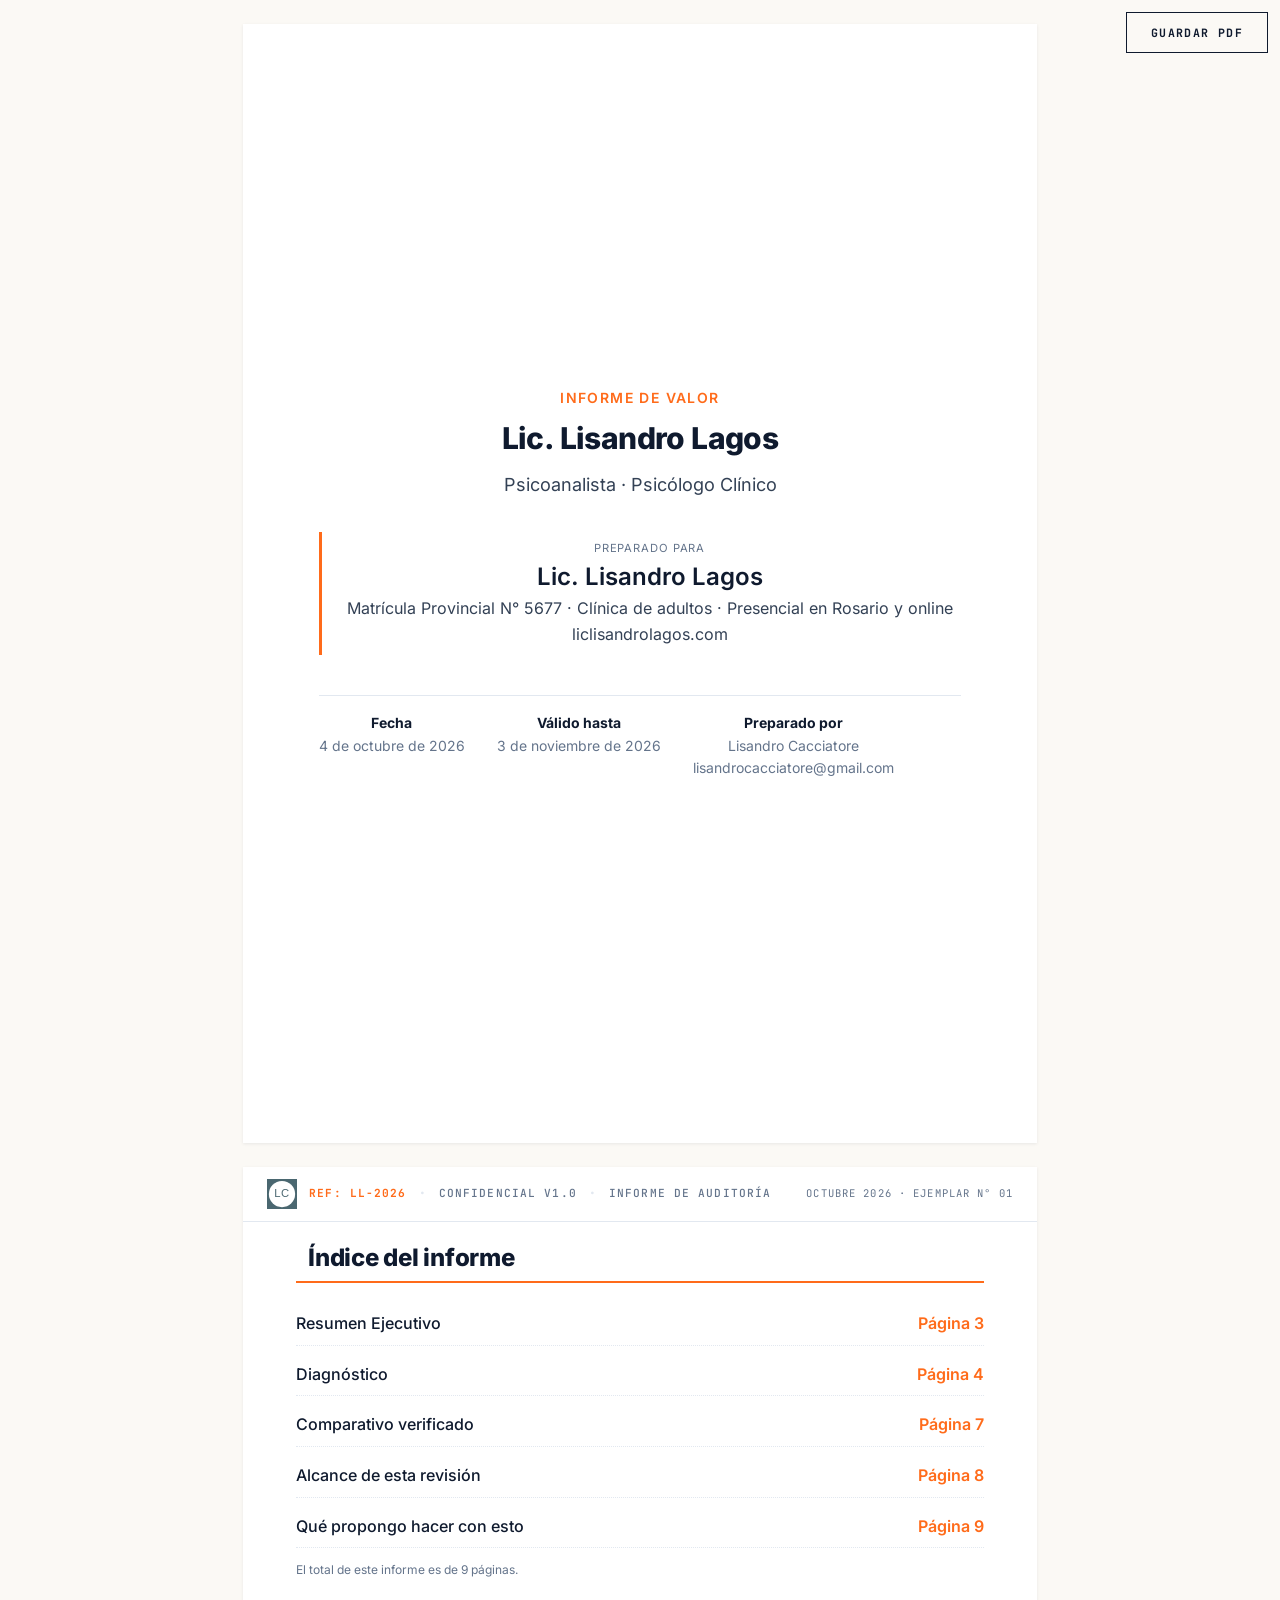
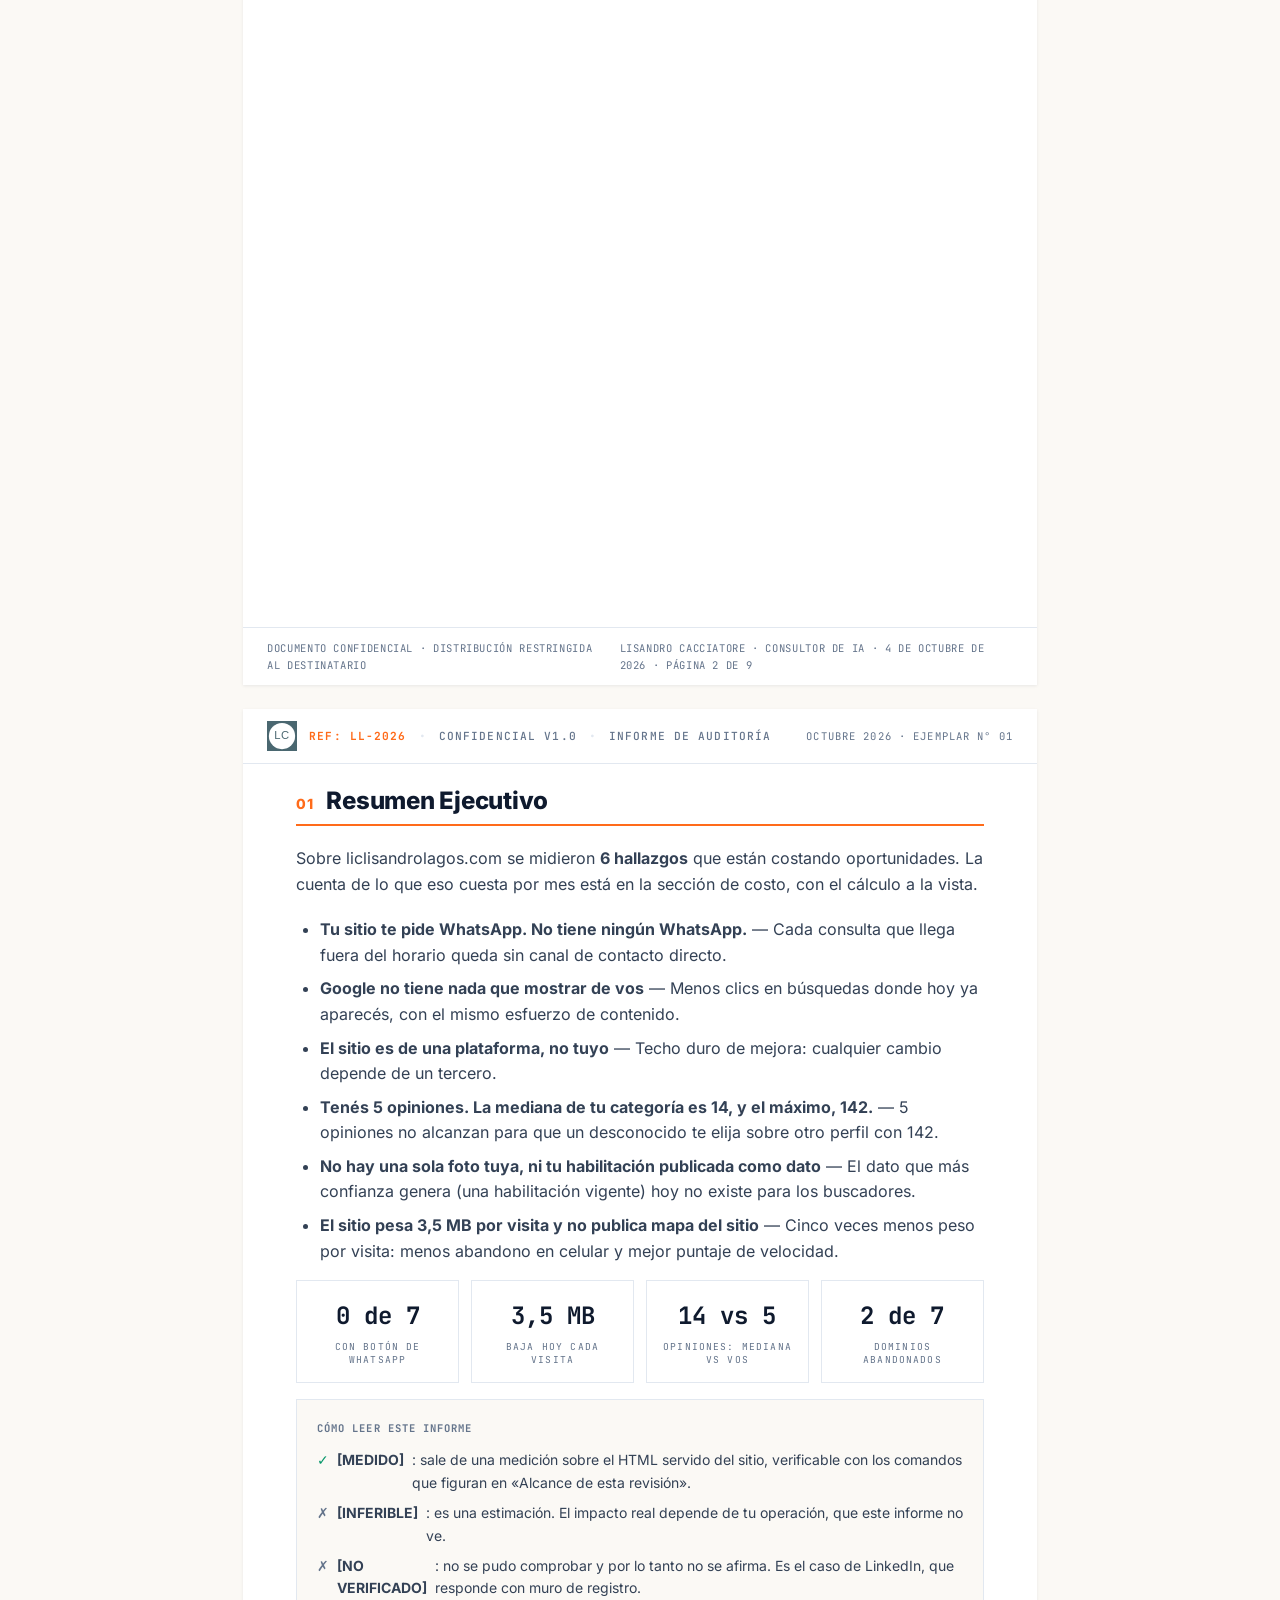
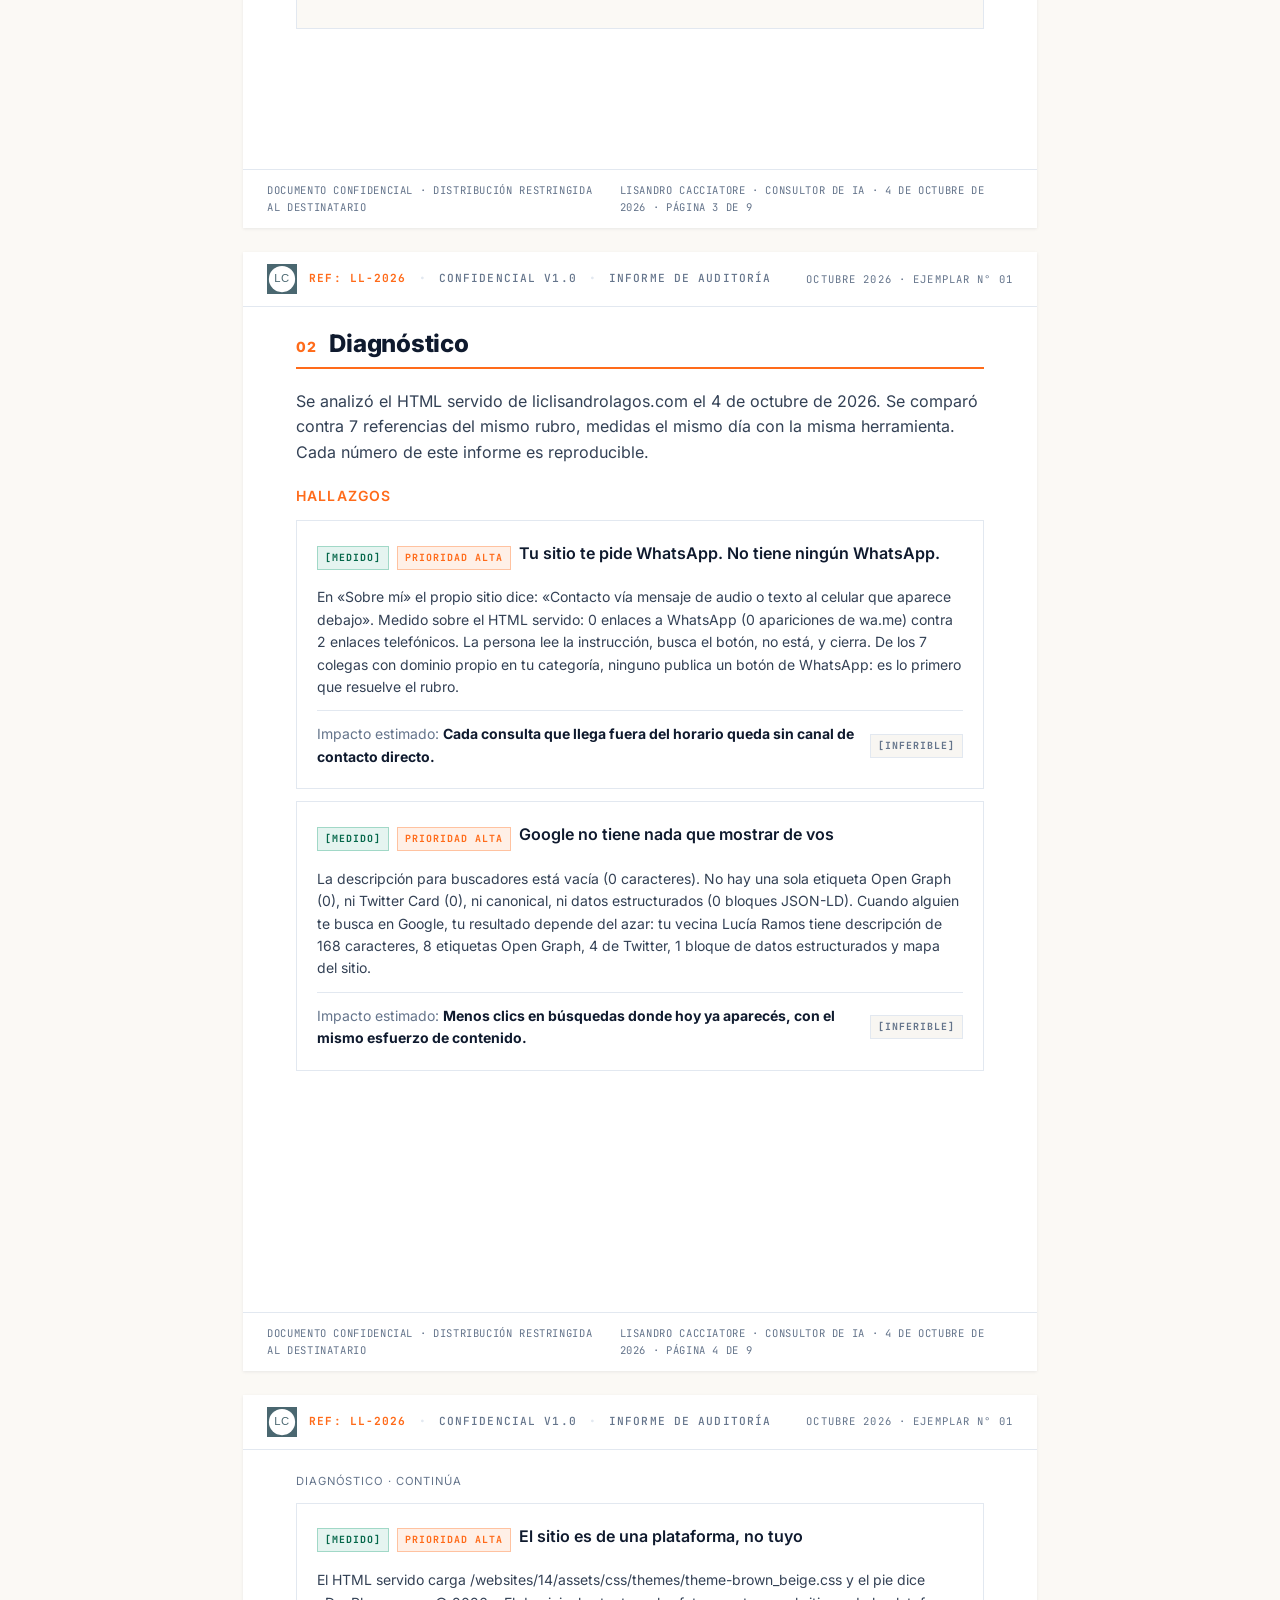
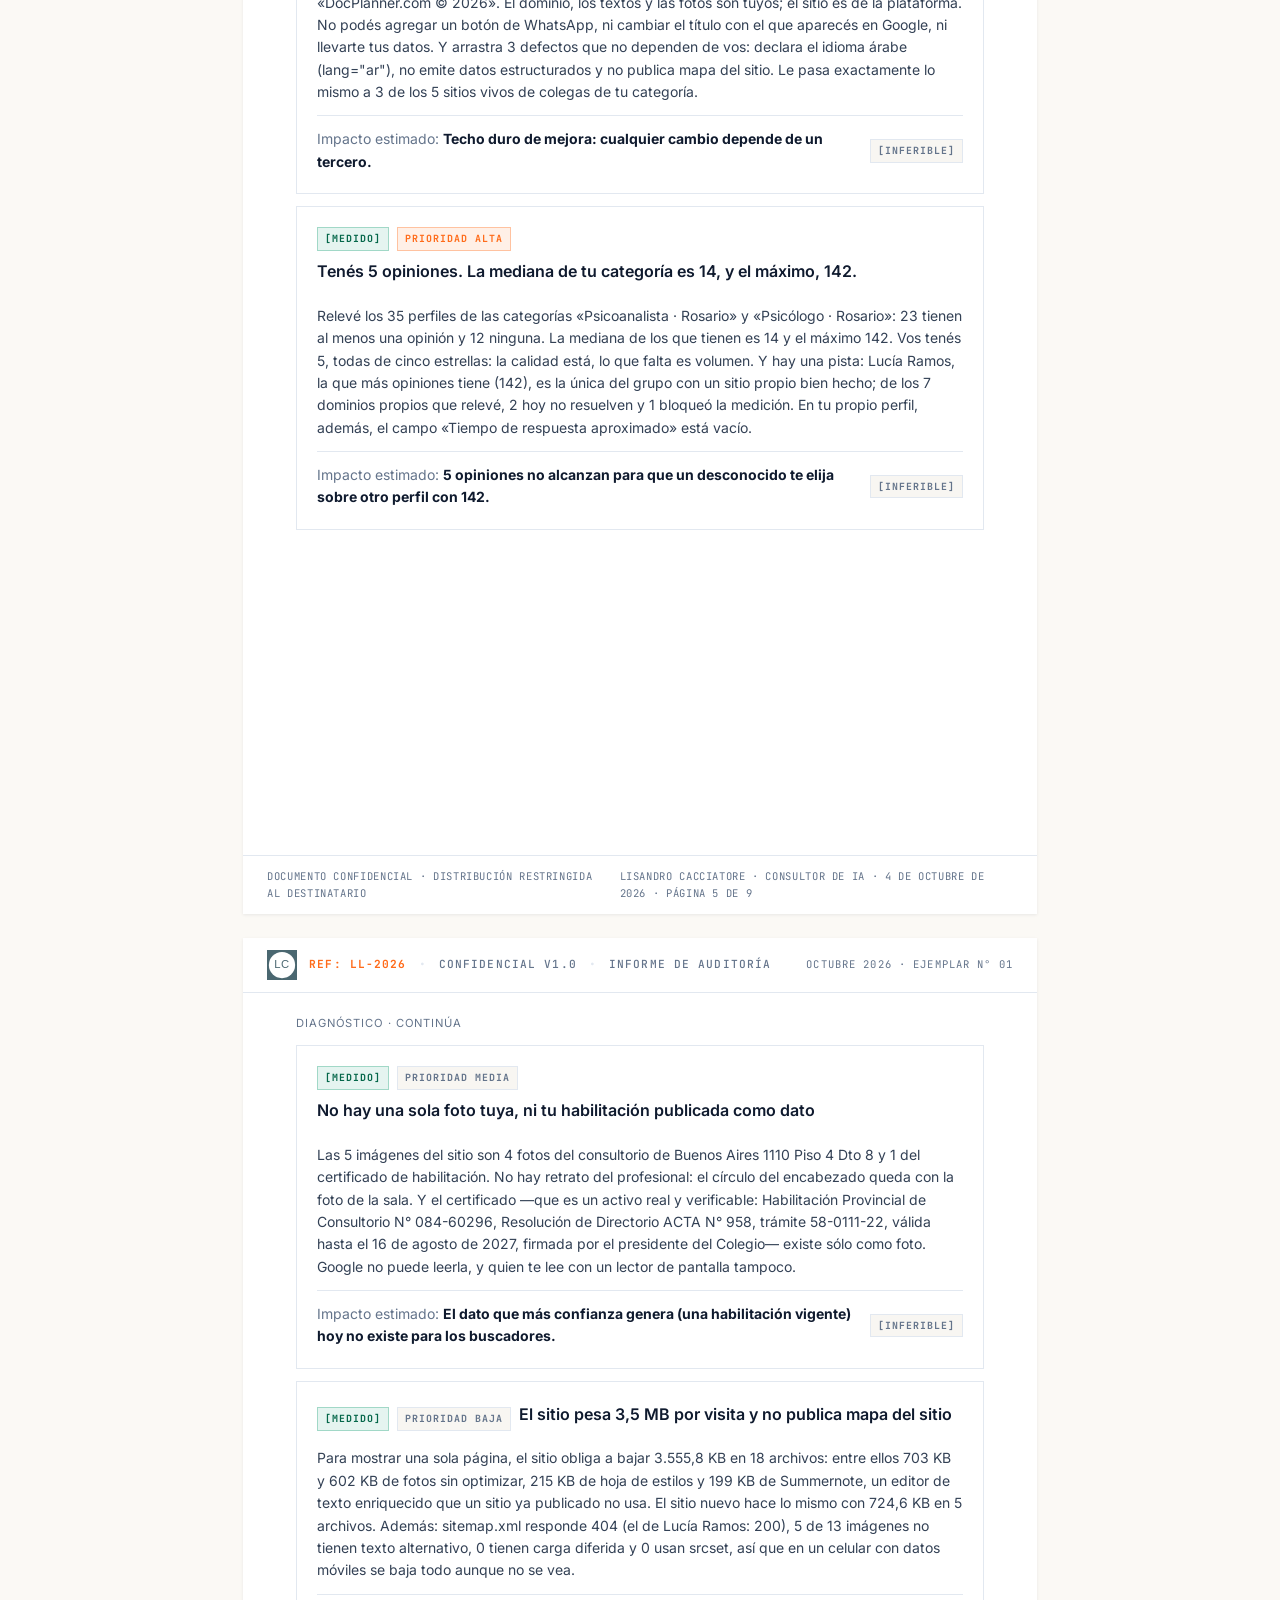
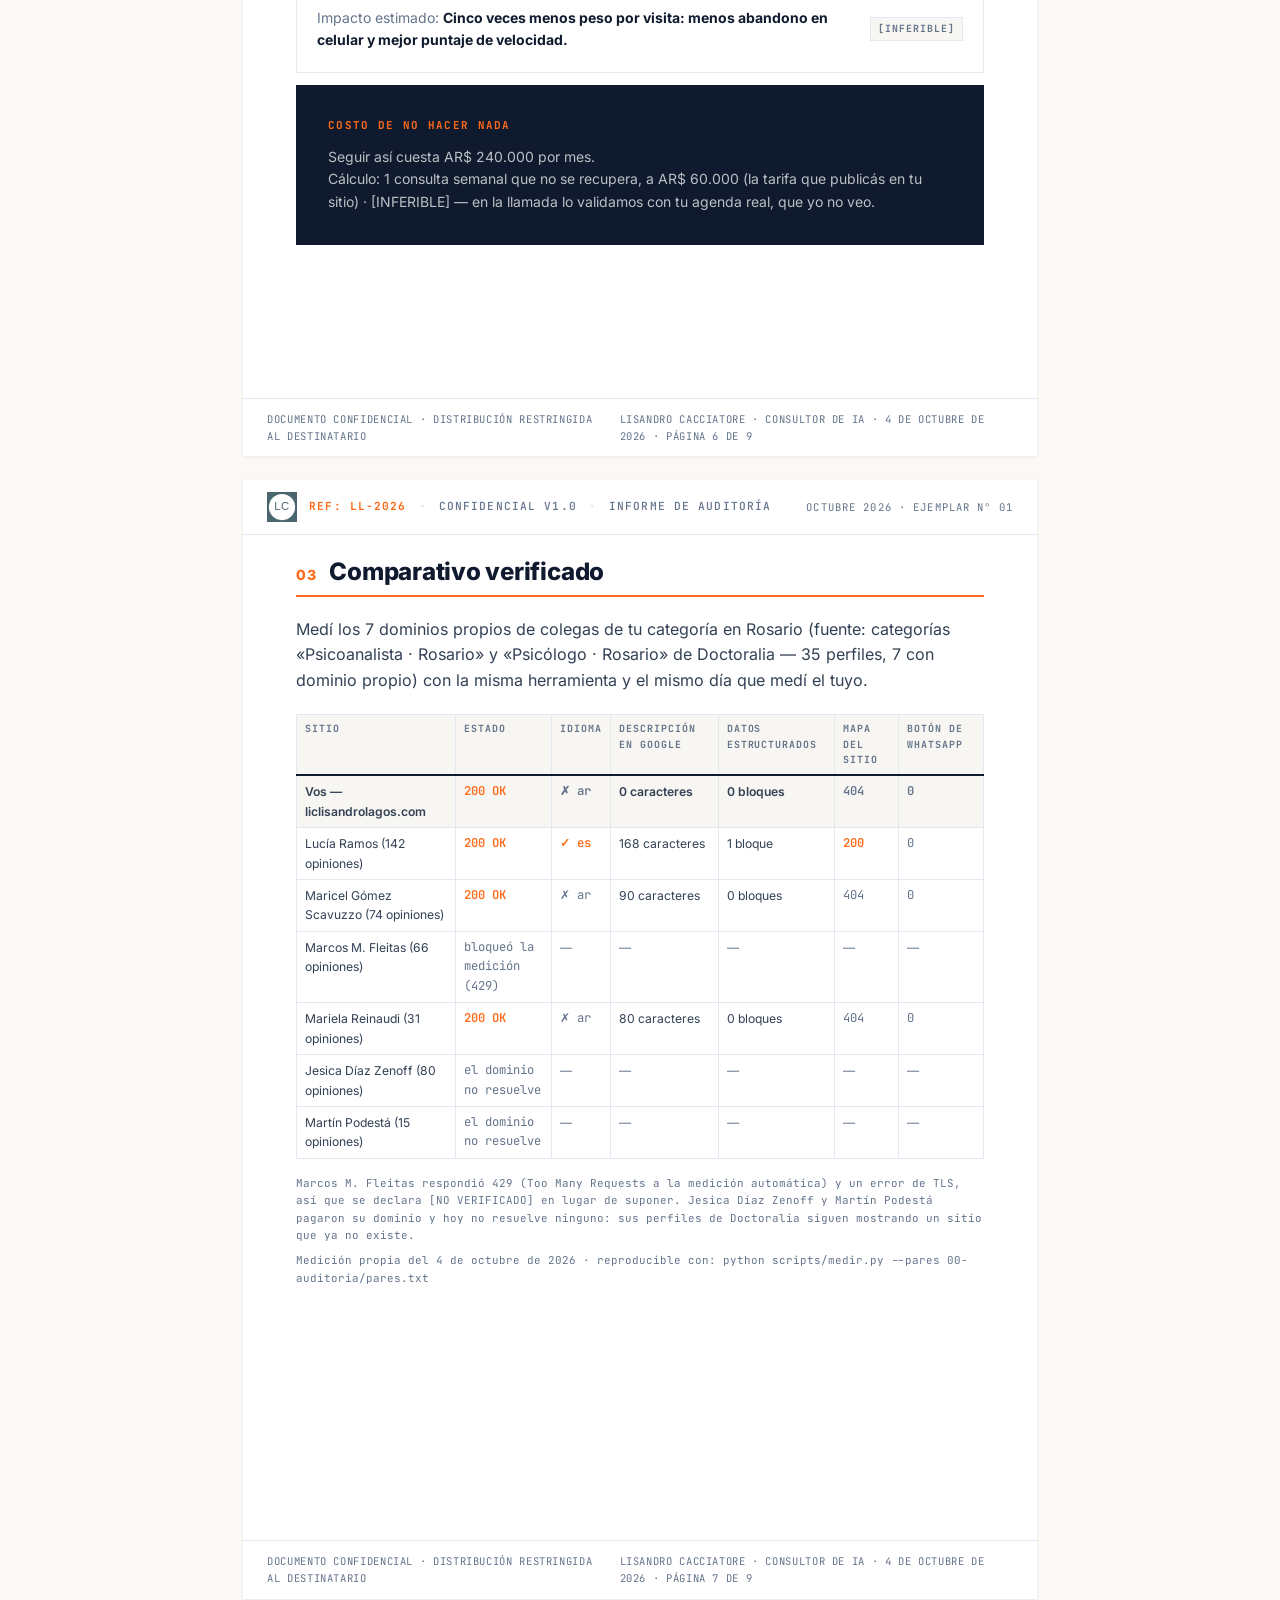
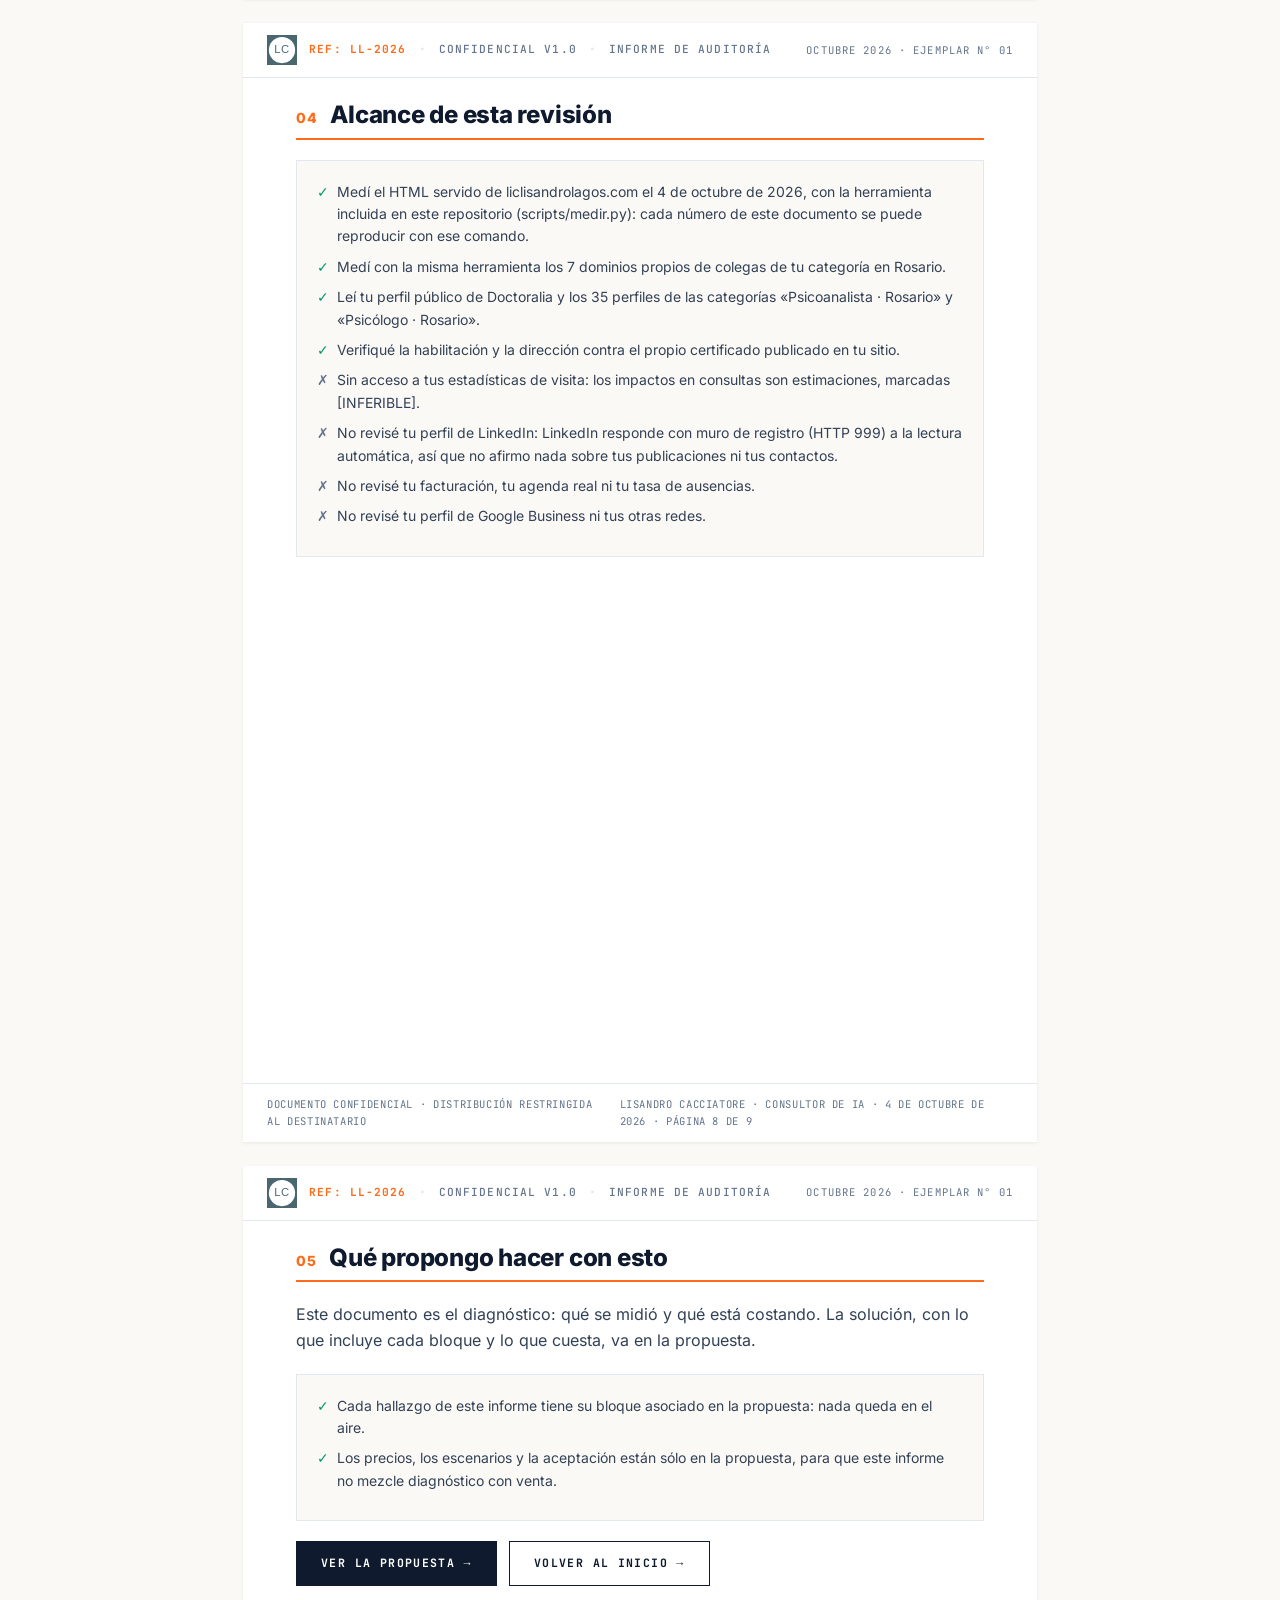
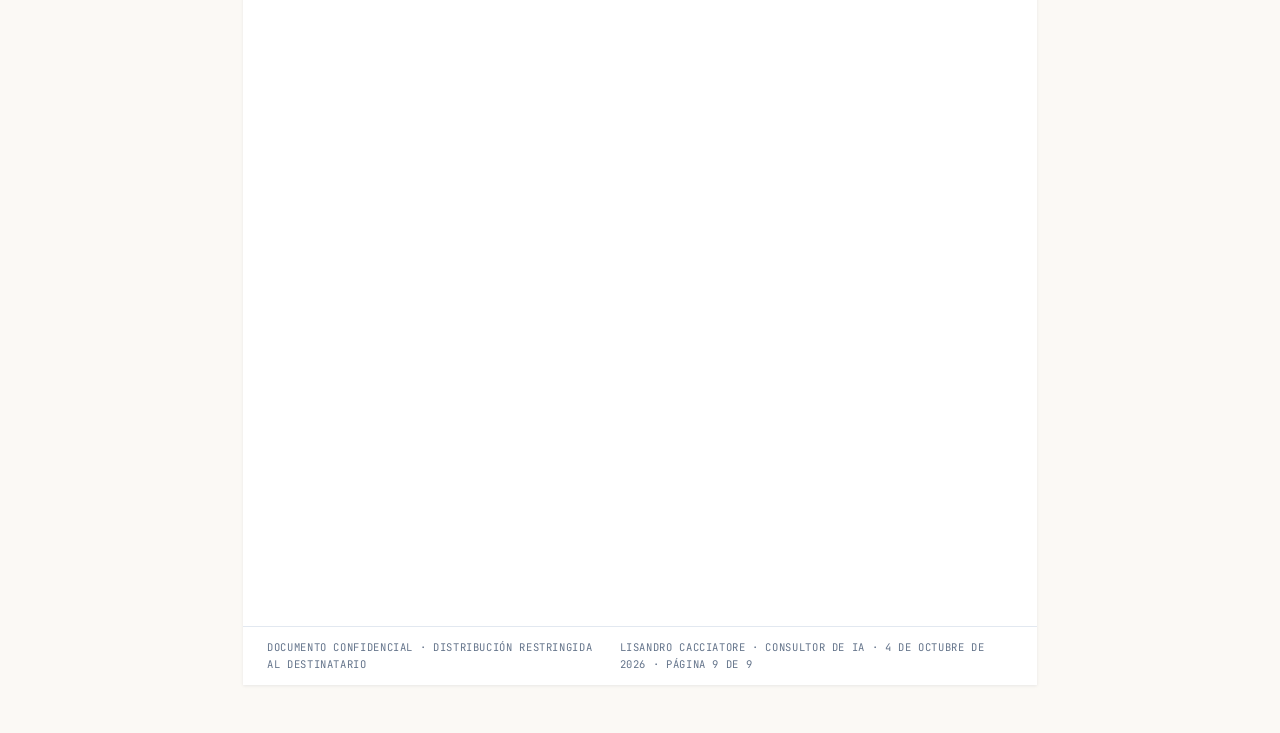
<file: 00-auditoria/informe.html>
<!DOCTYPE html>
<html lang="es">
<head>
<meta charset="UTF-8">
<meta name="viewport" content="width=device-width, initial-scale=1.0">
<title>Informe de Valor — Lic. Lisandro Lagos</title>
<meta name="robots" content="noindex, nofollow">
<style>
@font-face {
  font-family: 'Inter';
  src: url([data-uri]) format('woff2-variations');
  font-weight: 100 900;
  font-style: normal;
  font-display: swap;
}

@font-face {
  font-family: 'JetBrains Mono';
  src: url([data-uri]) format('woff2-variations');
  font-weight: 100 900;
  font-style: normal;
  font-display: swap;
}
/* ==========================================================================
   brand/brand.css — FUENTE ÚNICA DE LA IDENTIDAD VISUAL
   Ningún template declara colores, fuentes ni medidas propias.
   Si algo visual falta, se agrega ACÁ.

   LENGUAJE: dossier editorial. Dos roles de color, no uno:
     · ESTRUCTURA = navy. Títulos, reglas, botones, membrete.
     · ACENTO     = naranja. Eyebrows, métricas, badges, destacados.
   El acento lo puede pisar el cliente desde su config (brand_override en
   generate.py); la estructura NO, porque es la identidad del documento.

   CERO RADIO: el documento es editorial, no una app. Bordes finos, sin sombra.
   MONO: todo lo que es etiqueta o número técnico va en monoespaciada.
   ========================================================================== */

/* --------------------------------------------------------------------------
   1. TOKENS
   -------------------------------------------------------------------------- */
:root {
  /* Estructura (tinta del sistema). No se pisa por cliente. */
  --navy:       #0F1A2E;
  --navy-hover: #1A2740;
  --navy-soft:  rgba(15, 26, 46, .06);

  /* Acento. Default = identidad del sistema; brand_override lo pisa. */
  --brand-default: #FF6B1A;
  --brand-hover:   #E85D0F;
  --brand-soft:    #FFF1E8;

  /* Texto */
  --ink-title: #0F1A2E;
  --ink-body:  #334155;
  --ink-muted: #64748B;

  /* Líneas y superficies */
  --line-default:    #E2E8F0;
  --line-strong:     #0F1A2E;
  --surface-default: #FFFFFF;
  --surface-alt:     #FBF9F5;
  --surface-cream:   #F8F6F2;

  /* Estados */
  --success: #059669;
  --warning: #D97706;
  --error:   #DC2626;
  --info:    #0E7490;

  /* Tipografía */
  --font-sans: 'Inter', 'Montserrat', system-ui, -apple-system, 'Segoe UI', sans-serif;
  --font-mono: 'JetBrains Mono', ui-monospace, 'SFMono-Regular', Menlo, Consolas, monospace;
  --fs-sm:   0.875rem;
  --fs-base: 1rem;
  --fs-lg:   1.125rem;
  --fs-xl:   1.25rem;
  --fs-2xl:  1.5rem;
  --fs-3xl:  1.875rem;
  --fw-regular:   400;
  --fw-medium:    500;
  --fw-bold:      600;
  --fw-extrabold: 800;

  /* Espaciado (grid de 8px) */
  --space-1:  0.25rem;
  --space-2:  0.5rem;
  --space-3:  0.75rem;
  --space-4:  1rem;
  --space-5:  1.25rem;
  --space-6:  1.5rem;
  --space-8:  2rem;
  --space-10: 2.5rem;
  --space-12: 3rem;

  /* Sin radio: el lenguaje es editorial, no de app.
     Toda tarjeta, badge y botón queda a 90°. */
  --radius-sm:   0;
  --radius-md:   0;
  --radius-lg:   0;
  --radius-full: 0;

  /* Sin sombra: la jerarquía la hacen el borde y el color de fondo.
     La única excepción es la pila de hojas en pantalla (--shadow-md). */
  --shadow-sm: none;
  --shadow-md: 0 1px 3px rgba(15, 26, 46, .08);
  --shadow-lg: none;
}

/* --------------------------------------------------------------------------
   2. BASE
   -------------------------------------------------------------------------- */
html { font-size: 100%; box-sizing: border-box; }
*, *::before, *::after { box-sizing: inherit; }
body {
  margin: 0;
  font-family: var(--font-sans);
  font-size: var(--fs-base);
  line-height: 1.6;
  color: var(--ink-body);
  background: var(--surface-alt);
  -webkit-font-smoothing: antialiased;
  font-feature-settings: "ss01", "cv11";
}
h1, h2, h3 { color: var(--ink-title); margin: 0 0 var(--space-3); line-height: 1.2; letter-spacing: -0.01em; }
h1 { font-size: var(--fs-3xl); font-weight: var(--fw-extrabold); letter-spacing: -0.02em; }
h2 { font-size: var(--fs-xl);  font-weight: var(--fw-extrabold); }
h3 { font-size: var(--fs-base); font-weight: var(--fw-bold); }
p  { margin: 0 0 var(--space-4); }
code { font-family: var(--font-mono); font-size: var(--fs-sm);
       background: var(--navy-soft); padding: 1px 5px; }
ul, ol { margin: 0 0 var(--space-4); padding-left: var(--space-6); }
li { margin-bottom: var(--space-2); }

/* Números técnicos: mono y de ancho fijo, para que las columnas no bailen. */
.stat-number, .kpi__value, .total-value, .base-price, .module-price, .scenario-price {
  font-family: var(--font-mono);
  font-variant-numeric: tabular-nums;
  font-feature-settings: "tnum";
}

/* --------------------------------------------------------------------------
   3. ETIQUETAS TIPOGRÁFICAS COMPARTIDAS
   La mono es el rasgo más fuerte del lenguaje: marca todo lo que no es prosa.
   -------------------------------------------------------------------------- */
.eyebrow,
.label-mono,
.micro,
.eyebrow-muted {
  font-family: var(--font-mono);
  text-transform: uppercase;
}
.eyebrow {
  display: inline-block;
  font-size: 0.78rem;
  font-weight: 700;
  letter-spacing: .14em;
  color: var(--brand-default);
  background: none;
  padding: 0;
}
.eyebrow-muted {
  font-size: 0.78rem; font-weight: 500; letter-spacing: .12em; color: var(--ink-muted);
}
.label-mono {
  font-size: 0.72rem; font-weight: 700; letter-spacing: .12em; color: var(--ink-muted);
}
.micro { font-size: 0.68rem; font-weight: 400; letter-spacing: .04em; color: var(--ink-muted); }

/* Eyebrow sobre fondo oscuro: el acento no se lee, va blanco. */
.band--ink .eyebrow { color: rgba(255, 255, 255, .72); }

/* --------------------------------------------------------------------------
   4. HEADER / FOOTER COMPARTIDOS  ·  folio de dossier
   -------------------------------------------------------------------------- */
.brand-header {
  background: var(--surface-default);
  color: var(--ink-title);
  border-bottom: 1px solid var(--line-default);
}
.brand-header-inner {
  max-width: 210mm;
  margin: 0 auto;
  padding: var(--space-3) var(--space-6);
  display: flex;
  align-items: center;
  flex-wrap: wrap;
  gap: var(--space-3);
  font-family: var(--font-mono);
  font-size: 0.7rem;
  letter-spacing: .1em;
  text-transform: uppercase;
}
.brand-logo { width: 30px; height: 30px; display: block; flex: none; }
.brand-logo svg { width: 100%; height: 100%; display: block; }
.brand-info { display: flex; flex-direction: column; line-height: 1.25; }
.brand-title { font-weight: 700; font-size: 0.72rem; color: var(--ink-title); }
.brand-role  { font-size: 0.66rem; color: var(--ink-muted); letter-spacing: .1em; }
.brand-doc {
  margin-left: auto;
  font-size: 0.66rem;
  color: var(--ink-muted);
  text-align: right;
}

/* Folio: la referencia del expediente. El acento marca lo que identifica
   al documento; el resto va en gris para que no compita con el contenido. */
.folio-ref   { font-weight: 700; color: var(--brand-default); white-space: nowrap; }
.folio-sep   { color: var(--line-default); font-weight: 400; }
.folio-muted { color: var(--ink-muted); font-weight: 500; }

/* En pantalla angosta el folio completo no entra en una línea. Se recortan los
   campos del medio y quedan la referencia y la fecha, que son los que
   identifican el ejemplar. Sin esto el membrete desborda a lo ancho. */
@media (max-width: 700px) {
  .folio-muted, .folio-sep { display: none; }
}

.brand-footer {
  background: var(--surface-default);
  border-top: 1px solid var(--line-default);
}
.brand-footer-inner {
  max-width: 210mm;
  margin: 0 auto;
  padding: var(--space-3) var(--space-6);
  display: flex;
  justify-content: space-between;
  gap: var(--space-4);
  font-family: var(--font-mono);
  font-size: 0.66rem;
  letter-spacing: .06em;
  text-transform: uppercase;
  color: var(--ink-muted);
}
.brand-footer-meta { color: var(--ink-muted); }

/* --------------------------------------------------------------------------
   5. LAYOUT DEL DOCUMENTO
   -------------------------------------------------------------------------- */
.content { max-width: 210mm; margin: 0 auto; padding: var(--space-8) var(--space-6); }
.section { margin-bottom: var(--space-10); }
.cover { text-align: center; padding: var(--space-12) 0; }
.cover h1 { font-size: var(--fs-3xl); }
.cover h2 { color: var(--ink-title); font-size: var(--fs-2xl); }
.lead { font-size: var(--fs-lg); color: var(--ink-body); }

/* --------------------------------------------------------------------------
   6. FOLIO DE SECCIÓN  ·  «01 / DIAGNÓSTICO EJECUTIVO ......... PÁG. 01»
   Nombre propio (sec-row) para no chocar con .sec-head del informe.
   -------------------------------------------------------------------------- */
.sec-row {
  display: flex;
  justify-content: space-between;
  align-items: baseline;
  flex-wrap: wrap;          /* el campo de la derecha puede bajar de línea */
  gap: var(--space-1) var(--space-4);
  border-bottom: 1px solid var(--line-default);
  padding-bottom: var(--space-2);
  margin-bottom: var(--space-6);
}
.sec-row .right {
  font-family: var(--font-mono);
  font-size: 0.68rem;
  letter-spacing: .1em;
  text-transform: uppercase;
  color: var(--ink-muted);
}

/* --------------------------------------------------------------------------
   7. HERO ESTADÍSTICO  ·  métrica gigante + narrativa
   -------------------------------------------------------------------------- */
.hero-grid {
  display: grid;
  /* La columna de la métrica necesita ancho real: «5 de 6» en mono a 4rem no
     entra en un tercio de la caja y se parte en dos líneas. */
  grid-template-columns: minmax(0, 1fr) minmax(0, 1.7fr);
  gap: var(--space-8);
  align-items: start;
  margin-bottom: var(--space-6);
}
.stat-number {
  font-size: 4rem;
  font-weight: var(--fw-extrabold);
  line-height: .9;
  letter-spacing: -.05em;
  color: var(--navy);
  margin: var(--space-2) 0 var(--space-3);
  white-space: nowrap;      /* la métrica es un número: nunca se parte */
}
.stat-rule { height: 5px; width: 80px; background: var(--brand-default); margin-bottom: var(--space-3); }
.stat-caption { font-size: var(--fs-sm); color: var(--ink-muted); margin: 0; max-width: 30ch; }
.hero-divider { height: 3px; background: var(--navy); margin-top: var(--space-6); }

/* --------------------------------------------------------------------------
   8. HALLAZGOS Y EVIDENCIA
   -------------------------------------------------------------------------- */
.findings-grid { display: grid; grid-template-columns: 1fr 1fr; gap: var(--space-3); }
.finding {
  background: var(--surface-default);
  border: 1px solid var(--line-default);
  padding: var(--space-5);
  margin-bottom: var(--space-3);
  break-inside: avoid;
  page-break-inside: avoid;
}
.finding:hover { border-color: var(--navy); }
.finding-head {
  display: flex;
  align-items: center;
  gap: var(--space-2);
  margin-bottom: var(--space-3);
  flex-wrap: wrap;
}
.finding-title { font-weight: var(--fw-bold); color: var(--ink-title); font-size: var(--fs-base); margin-bottom: var(--space-2); }
.finding-metric {
  font-family: var(--font-mono);
  font-variant-numeric: tabular-nums;
  font-size: 1.15rem;
  font-weight: 700;
  color: var(--brand-default);
  line-height: 1.2;
  margin-bottom: var(--space-4);
}
.finding p { margin: 0 0 var(--space-3); font-size: var(--fs-sm); }
.finding-meta {
  display: flex;
  align-items: center;
  gap: var(--space-2);
  border-top: 1px solid var(--line-default);
  padding-top: var(--space-3);
  font-size: var(--fs-sm);
  color: var(--ink-muted);
}
.finding-meta strong { color: var(--ink-title); }
.finding-meta .tag { margin-left: auto; }

/* Filas «qué significa / qué propongo» dentro de un hallazgo. */
.finding-rows { border-top: 1px solid var(--line-default); padding-top: var(--space-3); margin: 0; }
.finding-row { display: grid; grid-template-columns: 92pt 1fr; gap: var(--space-3); padding: var(--space-2) 0; }
.finding-row + .finding-row { border-top: 1px solid var(--line-default); }
.finding-row dt {
  font-family: var(--font-mono);
  font-size: 0.62rem;
  font-weight: 700;
  letter-spacing: .1em;
  text-transform: uppercase;
  color: var(--ink-muted);
}
.finding-row dt.accent { color: var(--brand-default); }
.finding-row dd { margin: 0; font-size: var(--fs-sm); }

/* --------------------------------------------------------------------------
   9. BADGES Y TAGS
   -------------------------------------------------------------------------- */
.tag,
.badge {
  display: inline-block;
  font-family: var(--font-mono);
  font-size: 0.62rem;
  font-weight: 700;
  text-transform: uppercase;
  letter-spacing: .1em;
  padding: 3px 7px;
  border: 1px solid var(--line-default);
  background: var(--surface-cream);
  color: var(--ink-muted);
}
.tag-medido    { background: rgba(5,150,105,.10);   color: #05674A; border-color: rgba(5,150,105,.30); }
.tag-inferible { background: rgba(14,116,144,.10);  color: #0B5A70; border-color: rgba(14,116,144,.30); }
.tag-noverif   { background: rgba(220,38,38,.08);   color: #A32020; border-color: rgba(220,38,38,.28); }

.tag-prio-alta  { background: rgba(255,107,26,.10); color: var(--brand-default); border-color: rgba(255,107,26,.35); }
.tag-prio-media { background: var(--surface-cream); color: var(--ink-muted);      border-color: var(--line-default); }
.tag-prio-baja  { background: var(--surface-cream); color: var(--ink-muted);      border-color: var(--line-default); }

.evidence { font-size: var(--fs-sm); }

/* Callout oscuro (el costo de no hacer nada) */
.callout {
  background: var(--navy);
  color: var(--surface-default);
  padding: var(--space-8);
}
.callout .callout-label {
  font-family: var(--font-mono);
  font-size: 0.68rem; font-weight: 700; text-transform: uppercase;
  letter-spacing: .12em; color: var(--brand-default); margin-bottom: var(--space-3);
}
.callout .callout-strong { font-size: var(--fs-2xl); font-weight: var(--fw-extrabold); margin-bottom: var(--space-3); }
.callout .callout-note { font-size: var(--fs-sm); opacity: .72; margin: 0; }

/* --------------------------------------------------------------------------
   10. TABLAS Y PRECIOS
   -------------------------------------------------------------------------- */
.price-table { width: 100%; border-collapse: collapse; margin: var(--space-4) 0; font-size: var(--fs-sm); }
.price-table th, .price-table td {
  border: 1px solid var(--line-default);
  padding: var(--space-3);
  text-align: left;
}
.price-table th {
  background: var(--surface-cream);
  font-family: var(--font-mono);
  font-size: 0.66rem;
  text-transform: uppercase;
  letter-spacing: .1em;
  color: var(--ink-muted);
}
.price-table td:nth-child(2) { white-space: nowrap; font-weight: var(--fw-bold); color: var(--ink-title); }

.base-card {
  background: var(--surface-cream);
  border: 1.5px solid var(--brand-default);
  padding: var(--space-5);
  margin-bottom: var(--space-3);
}
/* La bandera va EN EL FLUJO, no como listón de esquina: posicionada arriba a la
   derecha se montaba sobre el precio, que vive en ese mismo rincón. */
.base-flag {
  display: inline-block;
  background: var(--brand-default); color: var(--surface-default);
  font-family: var(--font-mono);
  font-size: 0.6rem; font-weight: 700; text-transform: uppercase;
  letter-spacing: .1em; padding: 3px 7px;
  margin-bottom: var(--space-3);
}
.base-head { display: flex; justify-content: space-between; align-items: flex-start; gap: var(--space-4); margin-bottom: var(--space-3); }
.base-label {
  font-family: var(--font-mono);
  font-size: 0.68rem; font-weight: 700; text-transform: uppercase;
  letter-spacing: .1em; color: var(--brand-default);
}
.base-price { font-weight: var(--fw-bold); color: var(--ink-title); white-space: nowrap; }

/* --------------------------------------------------------------------------
   11. SELECTOR INTERACTIVO DE MÓDULOS
   -------------------------------------------------------------------------- */
.module-card {
  background: var(--surface-default);
  border: 1px solid var(--line-default);
  padding: var(--space-5);
  margin-bottom: var(--space-3);
  cursor: pointer;
  transition: border-color .15s ease, background-color .15s ease;
}
.module-card:hover { border-color: var(--navy); }
.module-card.on { border: 1.5px solid var(--brand-default); background: var(--brand-soft); }
.module-head { display: flex; justify-content: space-between; align-items: flex-start; gap: var(--space-4); margin-bottom: var(--space-2); }
.module-code {
  font-family: var(--font-mono);
  font-size: 0.66rem; font-weight: 700; text-transform: uppercase;
  letter-spacing: .1em; color: var(--brand-default);
}
.module-title { font-size: var(--fs-sm); font-weight: var(--fw-bold); color: var(--ink-title); margin: 0; }
.module-price { font-size: var(--fs-sm); font-weight: var(--fw-bold); color: var(--ink-title); white-space: nowrap; }
.module-short { font-size: var(--fs-sm); margin-bottom: var(--space-2); }
.module-bullets { list-style: none; padding: 0; margin: 0; font-size: var(--fs-sm); color: var(--ink-muted); }
.module-bullets li { margin-bottom: 2px; }
.module-bullets li::before { content: '· '; }

.total-bar {
  position: sticky;
  bottom: var(--space-4);
  background: var(--navy);
  color: var(--surface-default);
  padding: var(--space-5);
  display: flex;
  justify-content: space-between;
  align-items: center;
  gap: var(--space-4);
}
.total-label {
  font-family: var(--font-mono);
  font-size: 0.66rem; text-transform: uppercase; letter-spacing: .12em;
  color: var(--brand-default);
}
.total-value { font-size: var(--fs-2xl); font-weight: var(--fw-extrabold); }
.total-list  { font-size: var(--fs-sm); opacity: .72; margin-top: 2px; }
.total-value.pulse { animation: pulse .35s ease; }
@keyframes pulse {
  0%   { transform: scale(1); }
  50%  { transform: scale(1.06); color: var(--brand-default); }
  100% { transform: scale(1); }
}

/* --------------------------------------------------------------------------
   12. BOTONES  ·  rectangulares, en mono, en mayúsculas
   -------------------------------------------------------------------------- */
.btn {
  display: inline-block;
  font-family: var(--font-mono);
  font-size: 0.72rem;
  font-weight: 700;
  text-transform: uppercase;
  letter-spacing: .12em;
  padding: var(--space-3) var(--space-6);
  border: 1.5px solid var(--navy);
  background: var(--navy);
  color: var(--surface-default);
  text-decoration: none;
  cursor: pointer;
  transition: background-color .15s ease, color .15s ease;
}
.btn-light { background: transparent; color: var(--navy); }
.btn-light:hover { background: var(--surface-cream); }
.btn-ghost { background: transparent; border-color: transparent; color: var(--ink-title); text-transform: none; letter-spacing: 0; padding: var(--space-1); }
.btn-ghost:hover { color: var(--brand-default); }

/* --------------------------------------------------------------------------
   13. ALCANCE
   -------------------------------------------------------------------------- */
.scope {
  background: var(--surface-alt);
  border: 1px solid var(--line-default);
  padding: var(--space-5);
}
.scope-label {
  font-family: var(--font-mono);
  font-size: 0.66rem; font-weight: 700; text-transform: uppercase;
  letter-spacing: .1em; color: var(--ink-muted); margin-bottom: var(--space-3);
}
.scope ul { list-style: none; padding: 0; margin: 0; font-size: var(--fs-sm); }
.scope li { display: flex; gap: var(--space-2); margin-bottom: var(--space-2); }
.scope .yes { color: var(--success); }
.scope .no  { color: var(--ink-muted); }

/* --------------------------------------------------------------------------
   14. COMPARATIVO VERIFICADO
   -------------------------------------------------------------------------- */
.compare-table { width: 100%; border-collapse: collapse; margin: var(--space-4) 0; font-size: 0.76rem; }
.compare-table th, .compare-table td {
  border: 1px solid var(--line-default);
  padding: 6px 8px;
  text-align: left;
  vertical-align: top;
}
.compare-table th {
  background: var(--surface-cream);
  font-family: var(--font-mono);
  font-size: 0.62rem;
  text-transform: uppercase;
  letter-spacing: .1em;
  color: var(--ink-muted);
  font-weight: 700;
}
.compare-table thead tr { border-bottom: 2px solid var(--navy); }
.compare-table .row-client { background: var(--surface-cream); font-weight: var(--fw-bold); }
.compare-table .ok   { color: var(--brand-default); font-weight: var(--fw-bold); font-family: var(--font-mono); }
.compare-table .bad  { color: var(--ink-muted); font-family: var(--font-mono); }
.compare-table .meh  { color: var(--ink-muted); }
.evsrc { font-family: var(--font-mono); font-size: 0.68rem; color: var(--ink-muted); margin: var(--space-2) 0 0; }

/* --------------------------------------------------------------------------
   15. INDICADORES
   -------------------------------------------------------------------------- */
.kpi-row { display: flex; gap: var(--space-3); margin: var(--space-4) 0; }
.kpi {
  flex: 1;
  background: var(--surface-default);
  border: 1px solid var(--line-default);
  padding: var(--space-4);
  text-align: center;
}
.kpi__value { display: block; font-size: var(--fs-2xl); font-weight: 700; color: var(--navy); }
.kpi__label {
  display: block;
  font-family: var(--font-mono);
  font-size: 0.6rem; text-transform: uppercase; letter-spacing: .12em;
  color: var(--ink-muted); margin-top: 4px; line-height: 1.4;
}

/* --------------------------------------------------------------------------
   16. CITA Y VOZ DEL CLIENTE
   -------------------------------------------------------------------------- */
.quote {
  background: var(--surface-default);
  border-left: 3px solid var(--brand-default);
  padding: var(--space-4) var(--space-5);
  margin: 0 0 var(--space-3);
  font-style: italic;
  color: var(--ink-title);
}
.quote__who { display: block; font-style: normal; font-size: 0.78rem; color: var(--ink-muted); margin-top: var(--space-2); }

/* Bloque de datos por confirmar (lo que no puedo verificar) */
.todo {
  background: var(--surface-cream);
  border: 1px dashed var(--line-default);
  padding: var(--space-5);
}
.todo ul { margin: 0; font-size: var(--fs-sm); }

/* --------------------------------------------------------------------------
   17. LAYOUT DE LA PROPUESTA COMERCIAL
   La propuesta es una página web que se lee en pantalla y también se imprime.
   Sólo se declaran acá la disposición y los ritmos; los colores son los tokens.
   -------------------------------------------------------------------------- */
.band {
  background: var(--surface-default);
  border-top: 1px solid var(--line-default);
}
.band + .band { border-top: none; }
.band--ink { background: var(--navy); color: var(--surface-default); border: none; }
.band--ink h1, .band--ink h2, .band--ink h3 { color: var(--surface-default); }
.band--ink .lead { color: rgba(255, 255, 255, .78); }
.band--soft { background: var(--surface-cream); }
.wrap { max-width: 210mm; margin: 0 auto; padding: var(--space-8) var(--space-6); }
.wrap--tight { padding: var(--space-6) var(--space-6); }
.grid-2 { display: grid; grid-template-columns: 1fr 1fr; gap: var(--space-5); }
.hero-h1 { font-size: 2.35rem; line-height: 1.1; font-weight: var(--fw-extrabold); letter-spacing: -0.025em; }
.cta-row { display: flex; flex-wrap: wrap; gap: var(--space-3); margin-top: var(--space-5); }
.btn-ink { background: var(--navy); color: var(--surface-default); border-color: var(--navy); }
.btn-ink:hover { background: var(--navy-hover); }
.btn-brand { background: var(--brand-default); color: var(--surface-default); border-color: var(--brand-default); }
.btn-brand:hover { background: var(--brand-hover); border-color: var(--brand-hover); }
.btn-wa { background: #128C7E; color: #FFFFFF; border-color: #128C7E; }
.btn-wa:hover { background: #0E6E63; border-color: #0E6E63; }
.step-list { counter-reset: paso; list-style: none; padding: 0; }
.step-list li { counter-increment: paso; position: relative; padding-left: var(--space-8); margin-bottom: var(--space-4); }
.step-list li::before {
  content: counter(paso, decimal-leading-zero);
  position: absolute; left: 0; top: 2px;
  width: 22px; height: 20px;
  background: var(--brand-default); color: var(--surface-default);
  font-family: var(--font-mono);
  font-size: 0.66rem; font-weight: 700; line-height: 20px; text-align: center;
}
.shot {
  border: 1px solid var(--line-default);
  overflow: hidden;
  background: var(--surface-alt);
}
.shot img { display: block; width: 100%; height: auto; }
.shot__cap {
  font-family: var(--font-mono);
  font-size: 0.68rem; color: var(--ink-muted);
  padding: var(--space-2) var(--space-3);
  border-top: 1px solid var(--line-default);
  background: var(--surface-default);
}

/* ---------- Portal al sitio nuevo ----------
   Reemplaza a la captura. Un solo bloque con el botón grande al centro, y la
   dirección visible: el PDF también se lee en papel, y ahí el botón no se toca.
   El link viaja como anotación clickeable en el PDF, así que desde el archivo
   se llega al sitio con un clic. */
.portal {
  border: 1.5px solid var(--navy);
  background: var(--surface-cream);
  padding: var(--space-8);
  margin: var(--space-5) 0;
  text-align: center;
  break-inside: avoid;
}
.portal-lead {
  font-size: var(--fs-lg);
  color: var(--ink-title);
  max-width: 46ch;
  margin: var(--space-3) auto var(--space-6);
}
.portal-url {
  font-family: var(--font-mono);
  font-size: 0.72rem;
  letter-spacing: .04em;
  color: var(--ink-muted);
  margin: var(--space-4) 0 0;
  word-break: break-all;
}
.btn-lg { font-size: 0.85rem; padding: var(--space-4) var(--space-8); }

/* La propuesta también se imprime: sin barra fija, sin saltos raros. */
@media print {
  .no-print { display: none !important; }
  .total-bar { position: static; }

  /* Las bandas FLUYEN. Con `break-inside: avoid` una banda que no entra en el
     resto de la hoja se va entera a la siguiente y deja media hoja en blanco
     — pasaba con el hero y con el índice, que quedaban solos en su página. */
  .band, .band--soft { break-inside: auto; }

  /* Lo que sí es atómico: una tarjeta partida al medio no se lee. */
  .finding, .module-card, .base-card, .shot, .callout, .todo,
  .kpi, .glos-card, .etapa, .finding-row, .sec-row { break-inside: avoid; }

  /* Un título no queda solo al pie de una hoja. */
  h2, h3, h4, .eyebrow, .sec-row { break-after: avoid; }

  .wrap { padding: 0 0 var(--space-6); max-width: none; }
  body { background: #FFFFFF; }
  a[href^="http"]::after { content: ""; }
}

/* Las reglas de impresión viven en templates/print.css.
   brand.css define la marca; el layout de hoja es responsabilidad del template. */

/* ==========================================================================
   templates/print.css — LAYOUT DE HOJAS PARA EL INFORME
   No define marca: usa los tokens de brand.css, que se inyecta antes.

   MODELO DE PAGINADO (portado de ~/propuestas/print.js, que ya funciona)
   Chrome no soporta las cajas de margen de @page (@top-left, @bottom-right) y
   `position: fixed` en impresión se encima sobre el contenido. Así que acá NO
   hay position:fixed ni cajas de margen:

     - cada hoja es un <div class="page"> de 210x296mm
     - el membrete y el pie van DENTRO de cada hoja, como bloques del flujo
     - el paginador (print.js) llena cada cuerpo midiendo el desborde real

   296mm y no 297: con 297 Chrome agrega una hoja en blanco al final.
   ========================================================================== */

@page { size: A4; margin: 0; }

html, body { margin: 0; padding: 0; background: #fff; }

/* ---------- La hoja ---------- */

.page {
  width: 210mm;
  height: 296mm;
  overflow: hidden;
  display: flex;
  flex-direction: column;
  background: var(--surface-default);
  page-break-after: always;
  break-after: page;
  position: relative;
}
.page:last-child { page-break-after: auto; break-after: auto; }

.page__body {
  flex: 1 1 auto;
  overflow: hidden;
  padding: 6mm 14mm 4mm;
}

/* ---------- Portada (sin membrete ni pie) ---------- */

.page--cover { justify-content: center; }

.cover { padding: 0 20mm; }
.cover__brand-name { font-weight: var(--fw-bold); color: var(--brand-default); }
.cover__label {
  font-size: var(--fs-sm); text-transform: uppercase; letter-spacing: .08em;
  color: var(--ink-muted); float: right;
}
.cover__eyebrow {
  font-size: var(--fs-sm); font-weight: var(--fw-bold); text-transform: uppercase;
  letter-spacing: .1em; color: var(--brand-default); margin-bottom: var(--space-3);
}
.cover__title { font-size: 34pt; line-height: 1.1; margin: 0 0 var(--space-4); }
.cover__subtitle { font-size: var(--fs-lg); color: var(--ink-body); margin-bottom: var(--space-8); }
.cover__client {
  border-left: 3px solid var(--brand-default);
  padding: var(--space-2) 0 var(--space-2) var(--space-4);
  margin-bottom: var(--space-10);
}
.cover__client-label {
  font-size: .7rem; text-transform: uppercase; letter-spacing: .08em; color: var(--ink-muted);
}
.cover__client-name { font-size: var(--fs-2xl); font-weight: var(--fw-bold); color: var(--ink-title); }
.cover__client-sub { color: var(--ink-body); }
.cover__meta {
  display: flex; gap: var(--space-8); flex-wrap: wrap;
  border-top: 1px solid var(--line-default); padding-top: var(--space-4);
  font-size: var(--fs-sm); color: var(--ink-muted);
}
.cover__meta strong { display: block; color: var(--ink-title); }

/* ---------- Encabezado de sección ---------- */

.sec-head {
  display: flex; align-items: baseline; gap: var(--space-3);
  border-bottom: 2px solid var(--brand-default);
  padding-bottom: var(--space-2); margin-bottom: var(--space-5);
}
.sec-num {
  font-size: var(--fs-sm); font-weight: var(--fw-extrabold);
  color: var(--brand-default); letter-spacing: .08em;
}
.sec-title { margin: 0; font-size: var(--fs-2xl); }
.sec-sub {
  font-size: var(--fs-sm); font-weight: var(--fw-bold); text-transform: uppercase;
  letter-spacing: .08em; color: var(--brand-default);
  margin: var(--space-5) 0 var(--space-3);
}
.sec-lead { font-size: var(--fs-base); color: var(--ink-body); margin-bottom: var(--space-5); }
.cont-label {
  font-size: .7rem; text-transform: uppercase; letter-spacing: .08em;
  color: var(--ink-muted); margin-bottom: var(--space-3);
}

/* ---------- Índice ---------- */

.toc { list-style: none; padding: 0; margin: 0; }
.toc li {
  border-bottom: 1px dotted var(--line-default);
  padding: var(--space-2) 0;
}
.toc a { text-decoration: none; display: flex; gap: var(--space-3); }
.toc__item-name { flex: 1; color: var(--ink-title); font-weight: var(--fw-medium); }
.toc__item-page { color: var(--brand-default); font-weight: var(--fw-bold); white-space: nowrap; }

/* ---------- Aceptación (firma) ---------- */

.sig-intro { font-size: var(--fs-sm); margin-bottom: var(--space-5); }
.sig-terms {
  background: var(--surface-alt); border: 1px solid var(--line-default);
  border-radius: var(--radius-md); padding: var(--space-4);
  font-size: var(--fs-sm); color: var(--ink-body); margin-bottom: var(--space-8);
}
.sig-grid { display: flex; gap: var(--space-10); }
.sig-col { flex: 1; }
.sig-role {
  font-size: .7rem; font-weight: var(--fw-bold); text-transform: uppercase;
  letter-spacing: .08em; color: var(--ink-muted); margin-bottom: var(--space-8);
}
.sig-line { border-bottom: 1px solid var(--ink-title); height: 20mm; }
.sig-image { height: 20mm; }
.sig-name { font-weight: var(--fw-bold); color: var(--ink-title); margin-top: var(--space-2); }
.sig-detail { font-size: var(--fs-sm); color: var(--ink-muted); }
.footnote { font-size: var(--fs-sm); color: var(--ink-muted); margin-top: var(--space-8); }

/* ---------- Error visible (el documento roto tiene que gritarlo) ---------- */

.banner {
  background: var(--error); color: #fff; padding: var(--space-4);
  font-weight: var(--fw-bold); font-size: var(--fs-sm);
}

/* ---------- Pantalla: las hojas se ven apiladas ---------- */

@media screen {
  body { background: var(--surface-alt); padding: var(--space-6) 0; }
  .page { box-shadow: var(--shadow-md); margin: 0 auto var(--space-6); }
  .toolbar {
    position: fixed; top: var(--space-3); right: var(--space-3); z-index: 50;
  }
}

@media print {
  .no-print { display: none !important; }
}

/* ---------- El margen del último bloque no cuenta como alto de hoja ----------
   Un bloque con margin-bottom en el cierre de la hoja sumaba 11-15px de alto
   scrolleable sin que nada se viera cortado, y el auto-chequeo del paginador lo
   reportaba como desborde. El margen no aporta nada al final de una hoja:
   vale para el último bloque y para el último hijo dentro de él (listas, párrafos). */

.page__body > *:last-child,
.page__body > *:last-child > *:last-child { margin-bottom: 0; }

</style>
</head>
<!--
  Este informe NO usa @page para el membrete ni position:fixed.

  Chrome no soporta las cajas de margen de @page (@top-left, @bottom-right) y
  con position:fixed el membrete y el pie se encimaban sobre el contenido.

  Acá pagina print.js: cada hoja es un <div class="page"> de 210x296mm con el
  membrete y el pie ADENTRO, y el contenido se reparte midiendo el desborde real
  contra la altura útil (con un margen de seguridad calibrado de 14mm).
-->
<body>
<div class="toolbar no-print">
  <button class="btn btn-light" onclick="window.print()">Guardar PDF</button>
</div>

<div id="doc"></div>

<script>
  window.CLIENT_CONFIG = {"meta": {"nombre": "Lic. Lisandro Lagos", "matricula": "Matrícula Provincial N° 5677", "profesion": "Psicoanalista · Psicólogo Clínico", "rubro": "Clínica de adultos · Presencial en Rosario y online", "fecha": "4 de octubre de 2026", "validez": "3 de noviembre de 2026", "url": "liclisandrolagos.com"}, "author": {"nombre": "Lisandro Cacciatore", "email": "lisandrocacciatore@gmail.com"}, "branding": {"colorPrimario": "", "logo": "", "firma": ""}, "costoMensual": "AR$ 240.000", "baseCalculo": "1 consulta semanal que no se recupera, a AR$ 60.000 (la tarifa que publicás en tu sitio)", "comparativos": 7, "fechasPermitidas": ["16 de agosto de 2027"], "modelo": {"url": "https://lisandrocacciatore.github.io/LeadLagosLisandro/sitio/", "titulo": "Sitio nuevo (la página modelo)", "bajada": "El sitio está funcionando. No es un boceto.", "cta": "Abrir el sitio nuevo", "invitacion": "Abrilo y recorrélo: tus fotos reales, la habilitación publicada como texto y WhatsApp en todas las secciones."}, "salida": {"slug": "lagos"}, "verificacionPDF": {"datos": ["Buenos Aires 1110"], "hojas": [7, 11]}, "propuesta": {"saludo": "Lisandro", "heroTitulo": "Tu sitio le pide a la gente que te escriba por WhatsApp.<br>Y no tiene WhatsApp.", "heroLead": "Lic. Lisandro Lagos: medí tu sitio, medí tu perfil de Doctoralia y medí los 7 sitios de colegas de tu categoría en Rosario, con la misma herramienta y el mismo día. Esto no es una opinión sobre tu diseño. Son 6 cosas medidas, cada una con el número que la respalda.", "comparativoTitulo": "Tu categoría en Rosario, medida el mismo día", "comparativoCierre": "No estás solo: el problema es la plataforma. Tres de los cinco sitios vivos de tu categoría arrastran el mismo error de idioma y tampoco emiten datos estructurados. Y ninguno de los siete tiene un botón de WhatsApp. Es la mejora más directa del rubro, y el rubro todavía no la hizo.", "costoNota": "en la llamada lo validamos con tu agenda real, que yo no veo.", "propuestaTitulo": "Un sitio tuyo, y los bloques que quieras sumar", "propuestaIntro": "La base es no depender más de la plataforma: sitio propio, tus datos reales, tu certificado como texto y no como foto, y las señales que Google necesita para mostrarte. Los bloques se suman según lo que te duela más y según el presupuesto.", "baseLabel": "Base — Sitio profesional propio", "preguntasTitulo": "Cuatro datos que no puedo inventar", "cierreTitulo": "Una llamada de veinte minutos", "cierreBody": "No hace falta que decidas nada por mensaje. Veinte minutos alcanzan para revisar los hallazgos, contestar las cuatro preguntas y elegir por dónde empezar.", "conversionTitulo": "Cómo se ubica el número"}, "callout": {"label": "Costo de no hacer nada", "strong": "Seguir así cuesta AR$ 240.000 por mes.", "note": "Cálculo: 1 consulta semanal que no se recupera, a AR$ 60.000 (la tarifa que publicás en tu sitio) · [INFERIBLE] — en la llamada lo validamos con tu agenda real, que yo no veo."}, "conversion": {"tipoCambio": 1551.9, "tipoCambioFecha": "4 de octubre de 2026", "tipoCambioFuente": "dolarapi.com (dólar bolsa, venta)", "tipoCambioDetalle": "USD 1 = AR$ 1.551,90", "tarifaSesion": 60000, "tarifaSesionFuente": "liclisandrolagos.com — sección Precios (publicada por el propio profesional)", "unidad": "sesiones", "referenciaEtiqueta": "la tarifa que publicás", "costoMensualNum": 240000, "cierre": "<p class=\"evsrc\">El pack completo ({total}) se paga con {unidades} {unidad}: menos de lo que facturás en tres semanas trabajando a una consulta por día. Y si el sitio recupera una sola consulta por semana, la base de {base} se paga en {recupero} meses.<\/p>\n    <p class=\"evsrc\">[INFERIBLE] La recuperación depende de tu agenda real, que no veo. El número de {unidad} equivalentes, en cambio, es aritmética sobre datos que vos publicás.<\/p>"}, "hallazgos": [{"prioridad": "alta", "tipo": "[MEDIDO]", "titulo": "Tu sitio te pide WhatsApp. No tiene ningún WhatsApp.", "descripcion": "En «Sobre mí» el propio sitio dice: «Contacto vía mensaje de audio o texto al celular que aparece debajo». Medido sobre el HTML servido: 0 enlaces a WhatsApp (0 apariciones de wa.me) contra 2 enlaces telefónicos. La persona lee la instrucción, busca el botón, no está, y cierra. De los 7 colegas con dominio propio en tu categoría, ninguno publica un botón de WhatsApp: es lo primero que resuelve el rubro.", "impacto": "Cada consulta que llega fuera del horario queda sin canal de contacto directo.", "resumen": "0 enlaces wa.me y 2 tel:, medido sobre el HTML servido.", "propongo": "Módulo M1 — WhatsApp contextual. La base ya incluye el botón con el mensaje escrito; M1 lo hace cambiar según la sección donde esté la persona.", "significa": "Quien te busca cuando ya decidió, no te encuentra a mano: tiene que marcar o llenar un formulario.", "tituloCorto": "Ningún canal de contacto en un clic"}, {"prioridad": "alta", "tipo": "[MEDIDO]", "titulo": "Google no tiene nada que mostrar de vos", "descripcion": "La descripción para buscadores está vacía (0 caracteres). No hay una sola etiqueta Open Graph (0), ni Twitter Card (0), ni canonical, ni datos estructurados (0 bloques JSON-LD). Cuando alguien te busca en Google, tu resultado depende del azar: tu vecina Lucía Ramos tiene descripción de 168 caracteres, 8 etiquetas Open Graph, 4 de Twitter, 1 bloque de datos estructurados y mapa del sitio.", "impacto": "Menos clics en búsquedas donde hoy ya aparecés, con el mismo esfuerzo de contenido.", "resumen": "0 caracteres de descripción, 0 Open Graph, 0 datos estructurados, 0 canónica.", "propongo": "Módulo M4 — SEO estructurado: título, descripción, Open Graph, sitemap y datos estructurados de psicólogo.", "significa": "Buscándote por tu especialidad, tu resultado no puede decir nada tuyo: no hay de dónde sacarlo.", "tituloCorto": "Nada que mostrar en Google"}, {"prioridad": "alta", "tipo": "[MEDIDO]", "titulo": "El sitio es de una plataforma, no tuyo", "descripcion": "El HTML servido carga /websites/14/assets/css/themes/theme-brown_beige.css y el pie dice «DocPlanner.com © 2026». El dominio, los textos y las fotos son tuyos; el sitio es de la plataforma. No podés agregar un botón de WhatsApp, ni cambiar el título con el que aparecés en Google, ni llevarte tus datos. Y arrastra 3 defectos que no dependen de vos: declara el idioma árabe (lang=\"ar\"), no emite datos estructurados y no publica mapa del sitio. Le pasa exactamente lo mismo a 3 de los 5 sitios vivos de colegas de tu categoría.", "impacto": "Techo duro de mejora: cualquier cambio depende de un tercero.", "resumen": "1 hoja de estilo de plataforma (/websites/14/.../theme-brown_beige.css), pie «DocPlanner.com © 2026» y lang=\"ar\" en un sitio en español.", "propongo": "Base — sitio propio en tu dominio, sin una plataforma de terceros en el medio.", "significa": "Cada arreglo tiene que pasar por alguien que no sos vos, y así se quedó el idioma en el que no hablás.", "tituloCorto": "El sitio es de una plataforma, no tuyo"}, {"prioridad": "alta", "tipo": "[MEDIDO]", "titulo": "Tenés 5 opiniones. La mediana de tu categoría es 14, y el máximo, 142.", "descripcion": "Relevé los 35 perfiles de las categorías «Psicoanalista · Rosario» y «Psicólogo · Rosario»: 23 tienen al menos una opinión y 12 ninguna. La mediana de los que tienen es 14 y el máximo 142. Vos tenés 5, todas de cinco estrellas: la calidad está, lo que falta es volumen. Y hay una pista: Lucía Ramos, la que más opiniones tiene (142), es la única del grupo con un sitio propio bien hecho; de los 7 dominios propios que relevé, 2 hoy no resuelven y 1 bloqueó la medición. En tu propio perfil, además, el campo «Tiempo de respuesta aproximado» está vacío.", "impacto": "5 opiniones no alcanzan para que un desconocido te elija sobre otro perfil con 142.", "resumen": "5 opiniones propias; mediana 14 y máximo 142 entre 35 perfiles relevados.", "propongo": "Base — el sitio nuevo pide la opinión al paciente al salir del turno, con un enlace directo a tu perfil de Doctoralia.", "significa": "Puesto al lado de otro profesional de tu rubro, tu perfil es el que tiene menos prueba social.", "tituloCorto": "Prueba social por debajo de la categoría"}, {"prioridad": "media", "tipo": "[MEDIDO]", "titulo": "No hay una sola foto tuya, ni tu habilitación publicada como dato", "descripcion": "Las 5 imágenes del sitio son 4 fotos del consultorio de Buenos Aires 1110 Piso 4 Dto 8 y 1 del certificado de habilitación. No hay retrato del profesional: el círculo del encabezado queda con la foto de la sala. Y el certificado —que es un activo real y verificable: Habilitación Provincial de Consultorio N° 084-60296, Resolución de Directorio ACTA N° 958, trámite 58-0111-22, válida hasta el 16 de agosto de 2027, firmada por el presidente del Colegio— existe sólo como foto. Google no puede leerla, y quien te lee con un lector de pantalla tampoco.", "impacto": "El dato que más confianza genera (una habilitación vigente) hoy no existe para los buscadores.", "resumen": "5 imágenes: 4 del consultorio y 1 del certificado. Ningún retrato.", "propongo": "Base — tu habilitación publicada como texto, y el lugar del retrato queda reservado: esa foto la tenés que aportar vos.", "significa": "El número de habilitación —lo único que un paciente chequea antes de escribirte— no se puede leer: está dentro de una foto.", "tituloCorto": "Sin retrato y sin número legible"}, {"prioridad": "baja", "tipo": "[MEDIDO]", "titulo": "El sitio pesa 3,5 MB por visita y no publica mapa del sitio", "descripcion": "Para mostrar una sola página, el sitio obliga a bajar 3.555,8 KB en 18 archivos: entre ellos 703 KB y 602 KB de fotos sin optimizar, 215 KB de hoja de estilos y 199 KB de Summernote, un editor de texto enriquecido que un sitio ya publicado no usa. El sitio nuevo hace lo mismo con 724,6 KB en 5 archivos. Además: sitemap.xml responde 404 (el de Lucía Ramos: 200), 5 de 13 imágenes no tienen texto alternativo, 0 tienen carga diferida y 0 usan srcset, así que en un celular con datos móviles se baja todo aunque no se vea.", "impacto": "Cinco veces menos peso por visita: menos abandono en celular y mejor puntaje de velocidad.", "resumen": "3,5 MB en 18 archivos; sitemap 404; 5 de 13 imágenes sin texto alternativo.", "propongo": "Base + M3 — el sitio nuevo pesa 724,6 KB en 5 archivos, con mapa del sitio y descripciones en las imágenes.", "significa": "Con datos móviles, la primera visita paga el precio del peso antes de ver nada.", "tituloCorto": "Tres megas y medio por visita"}], "comparativo": {"intro": "Medí los 7 dominios propios de colegas de tu categoría en Rosario (fuente: categorías «Psicoanalista · Rosario» y «Psicólogo · Rosario» de Doctoralia — 35 perfiles, 7 con dominio propio) con la misma herramienta y el mismo día que medí el tuyo.", "medidoEl": "4 de octubre de 2026", "columnas": ["Sitio", "Estado", "Idioma", "Descripción en Google", "Datos estructurados", "Mapa del sitio", "Botón de WhatsApp"], "filas": [{"cliente": true, "celdas": ["Vos — liclisandrolagos.com", "200 OK", "✗ ar", "0 caracteres", "0 bloques", "404", "0"]}, {"celdas": ["Lucía Ramos (142 opiniones)", "200 OK", "✓ es", "168 caracteres", "1 bloque", "200", "0"]}, {"celdas": ["Maricel Gómez Scavuzzo (74 opiniones)", "200 OK", "✗ ar", "90 caracteres", "0 bloques", "404", "0"]}, {"celdas": ["Marcos M. Fleitas (66 opiniones)", "bloqueó la medición (429)", "—", "—", "—", "—", "—"]}, {"celdas": ["Mariela Reinaudi (31 opiniones)", "200 OK", "✗ ar", "80 caracteres", "0 bloques", "404", "0"]}, {"celdas": ["Jesica Díaz Zenoff (80 opiniones)", "el dominio no resuelve", "—", "—", "—", "—", "—"]}, {"celdas": ["Martín Podestá (15 opiniones)", "el dominio no resuelve", "—", "—", "—", "—", "—"]}], "nota": "Marcos M. Fleitas respondió 429 (Too Many Requests a la medición automática) y un error de TLS, así que se declara [NO VERIFICADO] en lugar de suponer. Jesica Díaz Zenoff y Martín Podestá pagaron su dominio y hoy no resuelve ninguno: sus perfiles de Doctoralia siguen mostrando un sitio que ya no existe.", "kpis": [{"valor": "0 de 7", "label": "con botón de WhatsApp"}, {"valor": "3,5 MB", "label": "baja hoy cada visita"}, {"valor": "14 vs 5", "label": "opiniones: mediana vs vos"}, {"valor": "2 de 7", "label": "dominios abandonados"}]}, "recomendados": ["whatsapp", "recordatorios", "agenda", "seo-estructurado", "honorarios", "linkedin"], "modulos": [{"id": "whatsapp", "code": "M1", "title": "WhatsApp contextual", "price": 100, "short": "El atajo directo, con el mensaje ya escrito según la sección.", "bullets": ["Botón flotante en todas las secciones", "El texto del mensaje cambia según dónde está la persona", "Abre en un clic desde el celular, sin copiar el número", "Sin costo mensual de plataforma"], "recomendado": true}, {"id": "recordatorios", "code": "M2", "title": "Recordatorios automáticos de turno", "price": 120, "short": "Bajan las ausencias sin que escribas un mensaje más.", "bullets": ["Aviso 24 horas antes del turno", "Confirmación automática al agendar", "Reagendado en dos toques", "Sirve para presencial y para online"], "recomendado": true}, {"id": "agenda", "code": "M3", "title": "Agenda online sincronizada", "price": 100, "short": "Reservan solos, a cualquier hora, en la agenda que ya usás.", "bullets": ["Sincronización con Google Calendar", "Bloqueo automático de horarios ya tomados", "Zona horaria automática para quien consulta desde el exterior", "Se puede convivir con otra plataforma o reemplazarla"], "recomendado": true}, {"id": "seo-estructurado", "code": "M4", "title": "SEO estructurado y Perfil de Empresa en Google", "price": 150, "short": "Que Google entienda quién sos y te muestre cuando te buscan.", "bullets": ["Datos estructurados de persona y profesión (schema.org)", "Descripción para buscadores, Open Graph y Twitter Cards", "Mapa del sitio y robots.txt", "Alta y verificación en Google Search Console"], "recomendado": true}, {"id": "honorarios", "code": "M5", "title": "Página de honorarios y encuadre económico", "price": 60, "short": "Qué cuesta, cómo se paga y qué se entrega, sin vueltas.", "bullets": ["Honorarios visibles y sin ambigüedad", "Modalidad de pago y de coordinación de turnos", "Qué documentación se entrega (a definir con el profesional)", "Baja las consultas que no llegan a cerrar"], "recomendado": true}, {"id": "linkedin", "code": "M6", "title": "Sección LinkedIn / contenidos", "price": 100, "short": "Tus textos de LinkedIn, en tu sitio, sin depender de la red social.", "bullets": ["Sección de ensayos y notas con autoría", "Carga desde tus publicaciones reales, sin inventar métricas", "Buscador y etiquetas por tema", "Capacitación de 1 hora más manual para publicar solo"], "recomendado": true}, {"id": "terminacion", "code": "M7", "title": "Terminación y accesibilidad verificada", "price": 160, "short": "Que cualquiera pueda usar el formulario y leer el sitio sin esfuerzo.", "bullets": ["Contraste del cuerpo llevado al rango de accesibilidad (4,5:1 o más)", "Etiquetas reales, en español y asociadas a cada campo del formulario", "Descripciones reales en las imágenes que hoy tienen texto de relleno", "Foco de teclado visible: se puede navegar sin mouse"], "recomendado": false}, {"id": "blog-seo", "code": "M8", "title": "Blog con SEO (creación)", "price": 180, "short": "Que te encuentren cuando te buscan, con artículos propios.", "bullets": ["Blog propio, con dirección y título por artículo", "Indexación y alta del blog en Google", "Mapa del sitio al día", "Incluye 3 artículos iniciales de hasta 800 palabras cada uno"], "recomendado": false}, {"id": "geo-aeo", "code": "M9", "title": "GEO y AEO", "price": 150, "short": "Para que los asistentes de inteligencia artificial puedan citarte.", "bullets": ["Cada contenido publicado en el formato que leen los asistentes de IA", "Archivo llms.txt para que lean el sitio ordenado", "Estructura de respuesta corta: el recuadro de arriba se lo lleva quien la tiene", "Perfil de negocio alineado con lo que dicen tus artículos"], "recomendado": false}, {"id": "migracion", "code": "M10", "title": "Migración de contenidos", "price": 130, "short": "Tus contenidos actuales, adentro de tu sitio y con tu autoría.", "bullets": ["Traslado de tus publicaciones reales a artículos con autoría", "Sin inventar métricas ni testimonios", "Etiquetas y buscador por tema", "Un mínimo de arranque acordado (por ejemplo, diez contenidos)"], "recomendado": false}, {"id": "medicion", "code": "M11", "title": "Medición y capacitación", "price": 100, "short": "Para que lo manejes vos, sin depender de nadie.", "bullets": ["Alta y verificación en Google Search Console", "Analítica para ver qué contenido te trae consultas", "Capacitación de una hora, grabada", "Manual en PDF para publicar solo"], "recomendado": false}, {"id": "peso", "code": "M12", "title": "Peso y velocidad", "price": 150, "short": "Menos espera en celular, medido antes y después.", "bullets": ["Agrupar y minificar los estilos", "Recortar el CSS a lo que cada página realmente usa", "Medición antes y después con el peso transferido, no con impresiones", "Sin plugins nuevos ni cambios de tema"], "recomendado": false}, {"id": "verificacion", "code": "M13", "title": "Verificación y entrega documentada", "price": 80, "short": "No te quedás con mi palabra: te quedás con la medición.", "bullets": ["Remedición de todo lo del bloque de terminación, después de aplicado", "Comprobación en un celular real", "Documento corto con qué se cambió y con qué se verifica cada cosa", "Sin costo mensual ni licencia"], "recomendado": false}, {"id": "blog-conectar", "code": "M14", "title": "Conexión de blog existente", "price": 50, "short": "Si ya tenés blog, se conecta, se ordena y se deja indexable.", "bullets": ["Enlace al blog desde cada página de servicio", "Títulos y descripciones propios por artículo", "Indexable: mapa del sitio y datos estructurados de artículo", "Sin reescribir tus textos"], "recomendado": false}], "nextSteps": ["Confirmar cuatro datos que hoy no puedo verificar y que van al sitio: correo de contacto, días y horarios de atención, si se emiten facturas para reintegro (tu perfil de Doctoralia dice que atendés sólo pacientes particulares) y qué plataforma preferís para reservar turnos.", "Llamada de 20 minutos para revisar juntos los 6 hallazgos y elegir qué bloques activar primero.", "Construcción del sitio base y de los módulos elegidos, con publicación de prueba en un enlace que puedas abrir desde el celular.", "Publicación en tu dominio, verificación de indexación en Google, y entrega con una sesión de 1 hora de capacitación y 30 días de soporte."], "preguntasAbiertas": ["¿Querés que el turno se reserve solo en tu agenda o preferís que el primer contacto sea siempre por WhatsApp?", "¿Emitís factura o recibo para que el paciente gestione reintegro? Tu perfil de Doctoralia dice «no se aceptan coberturas médicas: sólo pacientes particulares» y el sitio no dice nada al respecto.", "¿Qué días y horarios querés publicar? Hoy no figuran en ninguna parte.", "¿Hay una foto tuya que quieras usar? Hoy las 5 imágenes del sitio son del consultorio y del certificado; la única imagen de perfil es la sala."], "peso": {"medidoEl": "4 de octubre de 2026", "antes": {"total_kb": 3555.8, "archivos": 18, "html_kb": 26.4}, "despues": {"total_kb": 724.6, "archivos": 5, "html_kb": 48.4}, "comando": "python scripts/pesar.py <url>"}, "imagenes": {"antes": "00-auditoria/capturas/antes-portada.jpg", "despues": "02-sitio/capturas/despues-portada.jpg", "captionAntes": "Hoy — template de plataforma, sin WhatsApp, sin descripción para Google", "captionDespues": "Propuesta — sitio propio, tus fotos reales, tu habilitación como texto"}, "base": {"precio": 350, "items": ["Sitio propio publicado en tu dominio, que ya no depende de la plataforma de terceros", "7 secciones con tus datos reales: enfoque, consultorio, formación completa, honorarios, opiniones, preguntas y contacto", "Tus fotos reales del consultorio y tu habilitación N° 084-60296 publicada como texto (visible para Google)", "Diseño alineado a tu identidad: editorial, sobrio, sin plantilla compartida", "SEO base: idioma correcto, descripción, título, mapa del sitio y textos alternativos", "WhatsApp con el mensaje ya escrito, teléfono, dirección y acceso al mapa", "Contacto conectado a tu agenda actual y a tu perfil de Doctoralia", "Carga acelerada en celular y verificación de accesibilidad", "Publicación, apuntado del dominio y verificación en vivo"]}, "sinIncluir": ["Rediseño de marca: logo, paleta y tipografías quedan como están", "Reescritura de tus textos: el mensaje ya funciona, se respeta", "Campañas pagas y gestión de redes sociales", "Mantenimiento mensual obligatorio: el sitio queda tuyo y funciona sin cuota", "Carga de testimonios que hoy no existan con autorización firmada"], "alcance": ["✓ Medí el HTML servido de liclisandrolagos.com el 4 de octubre de 2026, con la herramienta incluida en este repositorio (scripts/medir.py): cada número de este documento se puede reproducir con ese comando.", "✓ Medí con la misma herramienta los 7 dominios propios de colegas de tu categoría en Rosario.", "✓ Leí tu perfil público de Doctoralia y los 35 perfiles de las categorías «Psicoanalista · Rosario» y «Psicólogo · Rosario».", "✓ Verifiqué la habilitación y la dirección contra el propio certificado publicado en tu sitio.", "✗ Sin acceso a tus estadísticas de visita: los impactos en consultas son estimaciones, marcadas [INFERIBLE].", "✗ No revisé tu perfil de LinkedIn: LinkedIn responde con muro de registro (HTTP 999) a la lectura automática, así que no afirmo nada sobre tus publicaciones ni tus contactos.", "✗ No revisé tu facturación, tu agenda real ni tu tasa de ausencias.", "✗ No revisé tu perfil de Google Business ni tus otras redes."]};
  window.BRAND_PARTS = { header: "<header class=\"brand-header\">\n  <div class=\"brand-header-inner\">\n    <span class=\"brand-logo\"><?xml version=\"1.0\" encoding=\"UTF-8\"?>\n<svg width=\"64\" height=\"64\" viewBox=\"0 0 64 64\" xmlns=\"http://www.w3.org/2000/svg\">\n  <rect width=\"64\" height=\"64\" fill=\"#4A6770\"/>\n  <circle cx=\"32\" cy=\"32\" r=\"28\" fill=\"white\"/>\n  <text x=\"50%\" y=\"50%\" dominant-baseline=\"middle\" text-anchor=\"middle\" fill=\"#4A6770\" font-size=\"24\" font-family=\"Montserrat,Arial,sans-serif\">LC<\/text>\n<\/svg><\/span>\n    <span class=\"folio-ref\">REF: LL-2026<\/span>\n    <span class=\"folio-sep\">•<\/span>\n    <span class=\"folio-muted\">CONFIDENCIAL V1.0<\/span>\n    <span class=\"folio-sep\">•<\/span>\n    <span class=\"folio-muted\">INFORME DE AUDITORÍA<\/span>\n    <span class=\"brand-doc\">OCTUBRE 2026 · EJEMPLAR N° 01<\/span>\n  <\/div>\n<\/header>\n", footer: "<footer class=\"brand-footer\">\n  <div class=\"brand-footer-inner\">\n    <span>Documento confidencial · distribución restringida al destinatario<\/span>\n    <span class=\"brand-footer-meta\">Lisandro Cacciatore · Consultor de IA · 4 de octubre de 2026<\/span>\n  <\/div>\n<\/footer>\n" };
</script>
<script>
/* ==========================================================================
   templates/print.js · Paginador del informe

   PORTADO de ~/propuestas/print.js, que ya funciona. Lo que cambia:
   - lee el esquema de config unificado (meta / hallazgos / modulos / nextSteps)
     en vez del esquema viejo (hero / modules / pricingContext)
   - el config y los fragmentos de marca llegan ya inyectados por generate.py
     (window.CLIENT_CONFIG y window.BRAND_PARTS), así funciona desde file://
     sin fetch y el informe queda en un solo archivo
   - usa las clases de brand.css (.finding, .price-table, .callout, .base-card,
     .scope, .brand-header, .brand-footer). No inventa estilos de marca.

   NO cambiar el paginador: cada hoja es un <div class="page"> de 210x296mm con
   membrete y pie ADENTRO, y el contenido se reparte midiendo el desborde real.
   ========================================================================== */

(function () {
  'use strict';

  var params = new URLSearchParams(location.search);
  var cfg = window.CLIENT_CONFIG || null;
  var BRAND = window.BRAND_PARTS || { header: '', footer: '' };

  var docEl = function () { return document.getElementById('doc'); };
  var money = function (n) { return 'USD ' + Number(n || 0).toLocaleString('es-AR'); };
  var esc = function (s) {
    return String(s == null ? '' : s).replace(/[&<>"']/g, function (c) {
      return { '&': '&amp;', '<': '&lt;', '>': '&gt;', '"': '&quot;', "'": '&#39;' }[c];
    });
  };
  function el(tag, cls, html) {
    var n = document.createElement(tag);
    if (cls) n.className = cls;
    if (html != null) n.innerHTML = html;
    return n;
  }

  // Sin no-print: si el documento falla, el PDF tiene que decirlo.
  function banner(msg) {
    var d = el('div', 'banner', 'Error al armar el documento: ' + esc(msg));
    document.body.appendChild(d);
  }

  // ---------------- Importes (calculados, nunca escritos a mano) ----------------

  function priceOf(m) { return Number(m.price || 0); }

  function totals() {
    var base = Number((cfg.base || {}).precio || 0);
    var mods = cfg.modulos || [];
    var sum = mods.reduce(function (a, m) { return a + priceOf(m); }, 0);
    var p = mods.map(priceOf);
    var combo2 = base + (p[0] || 0) + (p[1] || 0);
    var combo3 = combo2 + (p[2] || 0);
    return { base: base, sum: sum, total: base + sum, combo2: combo2, combo3: combo3 };
  }

  // ---------------- Paginador ----------------

  var sheets = [];
  var body = null;
  var contLabel = '';

  function emptySheet() {
    var p = el('div', 'page');
    p.innerHTML = (BRAND.header || '') +
      '<div class="page__body"></div>' +
      (BRAND.footer || '');
    docEl().appendChild(p);
    sheets.push(p);
    p.id = 'hoja-' + sheets.length;
    return p;
  }

  function openSheet(label) {
    contLabel = label || '';
    var p = emptySheet();
    body = p.querySelector('.page__body');
    if (contLabel) body.appendChild(el('div', 'cont-label', esc(contLabel)));
    return body;
  }

  /**
   * ¿El cuerpo de la hoja se desborda?
   * scrollHeight > clientHeight no alcanza: no incluye el margen inferior del
   * último hijo y subestima con grillas. Se mide además la caja real de cada
   * hijo, y se exige el margen de seguridad (la media de impresión no coincide
   * con la de pantalla, así que algo que "entra raspando" sale cortado).
   */
  function overflows(clear) {
    if (!body) return false;
    if (body.scrollHeight > body.clientHeight + 1) return true;
    var limit = body.getBoundingClientRect().bottom - (clear || 0);
    for (var i = 0; i < body.children.length; i++) {
      if (body.children[i].getBoundingClientRect().bottom > limit + 1) return true;
    }
    return false;
  }

  // 14mm: umbral medido entre 8 y 12. Ajustable con ?clear=<mm> para calibrar.
  var CLEARANCE_PX = Number(params.get('clear') || 14) * 3.7795;

  function tryFit(node) {
    if (!body) openSheet();
    body.appendChild(node);
    if (overflows(CLEARANCE_PX)) { body.removeChild(node); return false; }
    return true;
  }

  function place(node, label) {
    if (!tryFit(node)) { openSheet(label || contLabel); tryFit(node); }
  }

  function flow(nodes, label) {
    nodes.forEach(function (n) { place(n, label); contLabel = label; });
  }

  // ---------------- Bloques ----------------

  function secHead(num, title) {
    return el('div', 'sec-head',
      '<span class="sec-num">' + esc(num) + '</span><h2 class="sec-title">' + esc(title) + '</h2>');
  }

  function findingCard(h) {
    var tipo = String(h.tipo || '[MEDIDO]');
    var cls = tipo.indexOf('INFERIBLE') >= 0 ? 'tag-inferible' : 'tag-medido';
    var prio = String(h.prioridad || '').toLowerCase();
    var prioTag = prio
      ? '<span class="tag tag-prio-' + esc(prio) + '">Prioridad ' + esc(prio) + '</span>'
      : '';
    return el('div', 'finding',
      '<div class="finding-head">' +
        '<span class="tag ' + cls + '">' + esc(tipo) + '</span>' +
        prioTag +
        '<span class="finding-title">' + esc(h.titulo) + '</span>' +
      '</div>' +
      '<p>' + esc(h.descripcion) + '</p>' +
      '<div class="finding-meta">' +
        '<span>Impacto estimado: <strong>' + esc(h.impacto) + '</strong></span>' +
        '<span class="tag">[INFERIBLE]</span>' +
      '</div>');
  }

  function callout(label, paragraphs) {
    return el('div', 'callout',
      '<div class="callout-label">' + esc(label) + '</div>' +
      paragraphs.map(function (p) { return '<p class="callout-note">' + esc(p) + '</p>'; }).join(''));
  }

  // ---------------- Portada ----------------

  function buildCover() {
    var m = cfg.meta || {};
    var author = (cfg.author || {}).nombre || 'Lisandro Cacciatore';
    var email = (cfg.author || {}).email || '';
    var t = totals();
    var sheet = el('div', 'page page--cover',
      '<div class="cover">' +
        '<div class="cover__eyebrow">Informe de Valor</div>' +
        '<h1 class="cover__title">' + esc(m.nombre) + '</h1>' +
        '<p class="cover__subtitle">' + esc(m.profesion || '') + '</p>' +
        '<div class="cover__client">' +
          '<div class="cover__client-label">Preparado para</div>' +
          '<div class="cover__client-name">' + esc(m.nombre) + '</div>' +
          '<div class="cover__client-sub">' + esc(m.matricula || '') +
            (m.rubro ? ' · ' + esc(m.rubro) : '') + '</div>' +
          (m.url ? '<div class="cover__client-sub">' + esc(m.url) + '</div>' : '') +
        '</div>' +
        '<div class="cover__meta">' +
          '<div><strong>Fecha</strong>' + esc(m.fecha || '') + '</div>' +
          '<div><strong>Válido hasta</strong>' + esc(m.validez || '') + '</div>' +
          '<div><strong>Preparado por</strong>' + esc(author) +
            (email ? '<br>' + esc(email) : '') + '</div>' +
        '</div>' +
      '</div>');
    docEl().appendChild(sheet);
    sheets.push(sheet);
    sheet.id = 'hoja-' + sheets.length;
    return sheet;
  }

  // ---------------- Documento ----------------

  /* Secciones del informe.
     Las marcadas como `optional` sólo entran si la config trae su dato: así el
     mismo paginador sirve para un informe corto y para uno con comparativo
     verificado, sin numerar huecos. La numeración se asigna después de filtrar. */
  var ALL_SECTIONS = [
    { id: 'resumen',     title: 'Resumen Ejecutivo' },
    { id: 'diagnostico', title: 'Diagnóstico' },
    { id: 'comparativo', title: 'Comparativo verificado', optional: true },
    { id: 'alcance',     title: 'Alcance de esta revisión' },
    { id: 'cierre',      title: 'Qué propongo hacer con esto' }
  ];

  function resolveSections() {
    var comp = cfg.comparativo || {};
    // La tabla puede ser de pares medidos (va al informe) o un comparativo de mercado
    // orientativo (sólo tiene sentido en la propuesta, no bajo el título "verificado").
    var tieneComparativo = (comp.filas || []).length > 0 && comp.mostrarEnInforme !== false;
    return ALL_SECTIONS.filter(function (s) {
      return !s.optional || tieneComparativo;
    }).map(function (s, i) {
      return { id: s.id, num: ('0' + (i + 1)).slice(-2), title: s.title };
    });
  }

  function compareTable(comp) {
    var cols = comp.columnas || [];
    var head = '<thead><tr>' + cols.map(function (c) { return '<th>' + esc(c) + '</th>'; }).join('') + '</tr></thead>';
    var rows = (comp.filas || []).map(function (f) {
      var celdas = (f.celdas || []).map(function (c, i) {
        var txt = String(c);
        var cls = '';
        if (i > 0) {
          if (/^(200|✓)/.test(txt)) cls = 'ok';
          else if (/✗|404|0$|no resuelve|bloqueó/.test(txt)) cls = 'bad';
          else if (txt === '—') cls = 'meh';
        }
        return '<td class="' + cls + '">' + esc(txt) + '</td>';
      }).join('');
      return '<tr class="' + (f.cliente ? 'row-client' : '') + '">' + celdas + '</tr>';
    }).join('');
    return '<table class="compare-table">' + head + '<tbody>' + rows + '</tbody></table>';
  }

  function kpiRow(kpis) {
    // §4.1 del spec editorial: máximo 4 números en el cuadro.
    kpis = (kpis || []).slice(0, 4);
    if (!(kpis || []).length) return null;
    return el('div', 'kpi-row', kpis.map(function (k) {
      return '<div class="kpi"><span class="kpi__value">' + esc(k.valor) +
             '</span><span class="kpi__label">' + esc(k.label) + '</span></div>';
    }).join(''));
  }

  function buildDocument() {
    try {
      var m = cfg.meta || {};
      var hallazgos = cfg.hallazgos || [];
      var modulos = cfg.modulos || [];
      var pasos = cfg.nextSteps || [];
      var t = totals();

      var SECTIONS = resolveSections();
      var NUM = {};
      SECTIONS.forEach(function (s) { NUM[s.id] = s.num; });

      docEl().innerHTML = '';
      sheets.length = 0;

      buildCover();

      // Índice: se crea ahora para fijar su lugar, se llena al final.
      var tocSheet = emptySheet();
      var tocBody = tocSheet.querySelector('.page__body');
      tocBody.appendChild(secHead('', 'Índice del informe'));

      var startOf = {};

      // --- 01 Resumen Ejecutivo
      openSheet();
      startOf.resumen = sheets.length;
      body.appendChild(secHead(NUM.resumen, 'Resumen Ejecutivo'));
      var resumenLead = 'Sobre ' + esc(m.url || 'su presencia online') + ' se midieron <strong>' +
        hallazgos.length + ' hallazgos</strong> que están costando oportunidades. ';
      // §7.1: la tarifa del profesional se nombra UNA sola vez, en la sección de costo.
      // Acá va sin monto: la cuenta está abajo, a la vista.
      resumenLead += cfg.costoMensual
        ? 'La cuenta de lo que eso cuesta por mes está en la sección de costo, con el cálculo a la vista.'
        : 'No declaro un impacto en pesos porque no tengo acceso a tus números: ' +
          'lo que sigue es lo medido, con la cuenta a la vista.';
      body.appendChild(el('p', 'sec-lead', resumenLead));
      place(el('ul', '', hallazgos.map(function (h) {
        return '<li><strong>' + esc(h.titulo) + '</strong> — ' + esc(h.impacto) + '</li>';
      }).join('')));

      // Los indicadores van acá, en el resumen: es lo que se lee si sólo se lee una hoja.
      var kpisResumen = kpiRow((cfg.comparativo || {}).kpis || []);
      if (kpisResumen) place(kpisResumen);
      place(el('div', 'scope',
        '<div class="scope-label">Cómo leer este informe</div>' +
        '<ul>' +
          '<li><span class="yes">✓</span> <strong>[MEDIDO]</strong>: sale de una medición sobre el HTML servido ' +
            'del sitio, verificable con los comandos que figuran en «Alcance de esta revisión».</li>' +
          '<li><span class="no">✗</span> <strong>[INFERIBLE]</strong>: es una estimación. El impacto real ' +
            'depende de tu operación, que este informe no ve.</li>' +
          '<li><span class="no">✗</span> <strong>[NO VERIFICADO]</strong>: no se pudo comprobar y por lo tanto ' +
            'no se afirma. Es el caso de LinkedIn, que responde con muro de registro.</li>' +
        '</ul>'));

      // --- 02 Diagnóstico
      openSheet();
      startOf.diagnostico = sheets.length;
      body.appendChild(secHead(NUM.diagnostico, 'Diagnóstico'));
      var nComp = Number(cfg.comparativos || 0);
      var diagLead = 'Se analizó el HTML servido de ' + esc(m.url || '') + ' el ' + esc(m.fecha || '') + '. ';
      if (nComp >= 2) {
        diagLead += 'Se comparó contra ' + nComp + ' referencias del mismo rubro, medidas el mismo día ' +
          'con la misma herramienta. ';
      } else if (nComp === 1) {
        diagLead += 'Se comparó contra una referencia del rubro, con la misma herramienta y el mismo día. ';
      }
      diagLead += 'Cada número de este informe es reproducible.';
      body.appendChild(el('p', 'sec-lead', diagLead));
      body.appendChild(el('div', 'sec-sub', 'Hallazgos'));
      flow(hallazgos.map(findingCard), 'Diagnóstico · continúa');
      var co = cfg.callout || {};
      place(callout(co.label || 'Costo de no hacer nada', [
        co.strong || ('Seguir así cuesta ' + (cfg.costoMensual || '') + ' por mes.'),
        co.note || ('Cálculo basado en ' + (cfg.baseCalculo || '') + ' · [INFERIBLE]')
      ]), 'Diagnóstico · continúa');

      // --- 03 Comparativo verificado (opcional: sólo si la config lo trae)
      var comp = cfg.comparativo || {};
      if (NUM.comparativo && (comp.filas || []).length) {
        openSheet();
        startOf.comparativo = sheets.length;
        body.appendChild(secHead(NUM.comparativo, 'Comparativo verificado'));
        if (comp.intro) body.appendChild(el('p', 'sec-lead', esc(comp.intro)));
        place(el('div', '', compareTable(comp)), 'Comparativo verificado · continúa');
        if (comp.nota) place(el('p', 'evsrc', esc(comp.nota)), 'Comparativo verificado · continúa');
        if (comp.medidoEl) {
          place(el('p', 'evsrc', 'Medición propia del ' + esc(comp.medidoEl) +
            ' · reproducible con: python scripts/medir.py --pares 00-auditoria/pares.txt'),
            'Comparativo verificado · continúa');
        }
      }

      // --- §4: acá NO va la propuesta ni la inversión. El informe es diagnóstico;
      // la solución, los precios y la aceptación viven en /propuesta/ y se enlazan
      // en la sección de cierre.


      // --- Alcance de esta revisión
      openSheet();
      startOf.alcance = sheets.length;
      body.appendChild(secHead(NUM.alcance, 'Alcance de esta revisión'));
      // El alcance sale de la config: qué se midió (✓) y qué no se pudo (✗).
      var alcance = cfg.alcance || [];
      var alcanceHTML = alcance.length
        ? alcance.map(function (a) {
            var t = String(a).trim();
            var marca = t.charAt(0);
            var yes = marca === '✓';
            var resto = (marca === '✓' || marca === '✗') ? t.slice(1).trim() : t;
            return '<li><span class="' + (yes ? 'yes' : 'no') + '">' + (yes ? '✓' : '✗') +
                   '</span> ' + esc(resto) + '</li>';
          }).join('')
        : '<li><span class="yes">✓</span> Se midió el HTML servido de ' + esc(m.url || '') +
          ' el ' + esc(m.fecha || '') + '.</li>';
      body.appendChild(el('div', 'scope', '<ul>' + alcanceHTML + '</ul>'));

      // --- Cierre (§4.6): el informe es diagnóstico, no vende. Manda a la propuesta.
      openSheet();
      startOf.cierre = sheets.length;
      body.appendChild(secHead(NUM.cierre, 'Qué propongo hacer con esto'));
      body.appendChild(el('p', 'sec-lead',
        'Este documento es el diagnóstico: qué se midió y qué está costando. La solución, ' +
        'con lo que incluye cada bloque y lo que cuesta, va en la propuesta.'));
      place(el('div', 'scope', '<ul>' +
        '<li><span class="yes">✓</span> Cada hallazgo de este informe tiene su bloque asociado ' +
          'en la propuesta: nada queda en el aire.</li>' +
        '<li><span class="yes">✓</span> Los precios, los escenarios y la aceptación están sólo en ' +
          'la propuesta, para que este informe no mezcle diagnóstico con venta.</li>' +
        '</ul>'), 'Cierre · continúa');
      place(el('div', 'cta-row',
        '<a class="btn btn-ink" href="../propuesta/">Ver la propuesta &rarr;</a> ' +
        '<a class="btn btn-light" href="../">Volver al inicio &rarr;</a>'), 'Cierre · continúa');

      // 4. Membrete y numeración en todas las hojas menos la portada.
      var total = sheets.length;
      sheets.forEach(function (sheet, i) {
        if (sheet.classList.contains('page--cover')) return;
        var meta = sheet.querySelector('.brand-footer-meta');
        if (meta) meta.textContent = meta.textContent + ' · Página ' + (i + 1) + ' de ' + total;
      });

      // 5. Índice, ya con las hojas resueltas.
      var tocList = el('ol', 'toc');
      SECTIONS.forEach(function (sec) {
        var n = startOf[sec.id];
        if (!n) return;
        tocList.appendChild(el('li', '',
          '<a href="#hoja-' + n + '"><span class="toc__item-name">' + esc(sec.title) +
          '</span><span class="toc__item-page">Página ' + n + '</span></a>'));
      });
      tocBody.appendChild(tocList);
      tocBody.appendChild(el('p', '',
        '<span style="font-size:9pt;color:var(--ink-muted)">El total de este informe es de ' +
        total + ' páginas.</span>'));

      // 6. Auto-verificación: ninguna hoja puede quedar con contenido cortado.
      //
      // Dos medidas, porque solas mienten:
      //   · scrollHeight cuenta los margenes de cierre, que no son contenido y no se
      //     recortan: una diferencia de pocos pixeles ahi es un falso positivo. Por eso
      //     se tolera un resto chico.
      //   · La prueba que manda es geometrica: ningún hijo puede cruzar el borde
      //     inferior real de la hoja. Eso es lo que efectivamente se cortaria al imprimir.
      var restoMarginal = 4;
      var desbordes = sheets.reduce(function (acc, sheet) {
        var b = sheet.querySelector('.page__body');
        if (!b) return acc;
        var bad = b.scrollHeight > b.clientHeight + restoMarginal;
        var limit = b.getBoundingClientRect().bottom;
        for (var i = 0; i < b.children.length && !bad; i++) {
          if (b.children[i].getBoundingClientRect().bottom > limit + 1) bad = true;
        }
        return acc + (bad ? 1 : 0);
      }, 0);

      document.body.dataset.hojas = String(total);
      document.body.dataset.desbordes = String(desbordes);

      // ?debug=1 escribe la geometría real en el título, para leerla con --dump-dom.
      if (params.get('debug') === '1') {
        document.title = 'DBG ' + sheets.map(function (s, i) {
          var b = s.querySelector('.page__body');
          if (!b) return (i + 1) + '=portada';
          var maxChild = 0;
          for (var k = 0; k < b.children.length; k++) {
            maxChild = Math.max(maxChild, b.children[k].getBoundingClientRect().bottom);
          }
          return (i + 1) + ': scrollH=' + b.scrollHeight + ' cliH=' + b.clientHeight +
            ' maxChildBot=' + Math.round(maxChild) +
            ' bodyBot=' + Math.round(b.getBoundingClientRect().bottom) +
            ' sheetBot=' + Math.round(s.getBoundingClientRect().bottom);
        }).join(' || ');
      }

      console.log('[print] ' + JSON.stringify({
        cliente: m.nombre, hojas: total, secciones: startOf,
        total: t.total, desbordes: desbordes
      }));
    } catch (err) {
      banner(String((err && err.message) || err));
      console.error('[print] FALLO', err);
    }
  }

  // ---------------- Arranque ----------------

  function run() {
    if (!cfg) {
      banner('No llegó la configuración del cliente (window.CLIENT_CONFIG).');
      return;
    }
    cfg.author = cfg.author || { nombre: 'Lisandro Cacciatore', email: 'lisandro@ejemplo.com' };
    // Sin las fuentes cargadas las alturas medidas no son las definitivas y las
    // tarjetas se reparten mal entre hojas.
    var go = function () { buildDocument(); };
    if (document.fonts && document.fonts.ready && document.fonts.ready.then) {
      document.fonts.ready.then(go).catch(go);
    } else {
      go();
    }
    // El diálogo de impresión NO se abre solo: lo dispara el botón de la barra.
    // Con ?auto=1 se abre automáticamente (como hacía el original).
    if (params.get('auto') === '1') {
      setTimeout(function () {
        requestAnimationFrame(function () { requestAnimationFrame(function () { window.print(); }); });
      }, 400);
    }
  }

  if (document.readyState === 'loading') {
    document.addEventListener('DOMContentLoaded', run);
  } else {
    run();
  }
})();

</script>
</body>
</html>
</file>
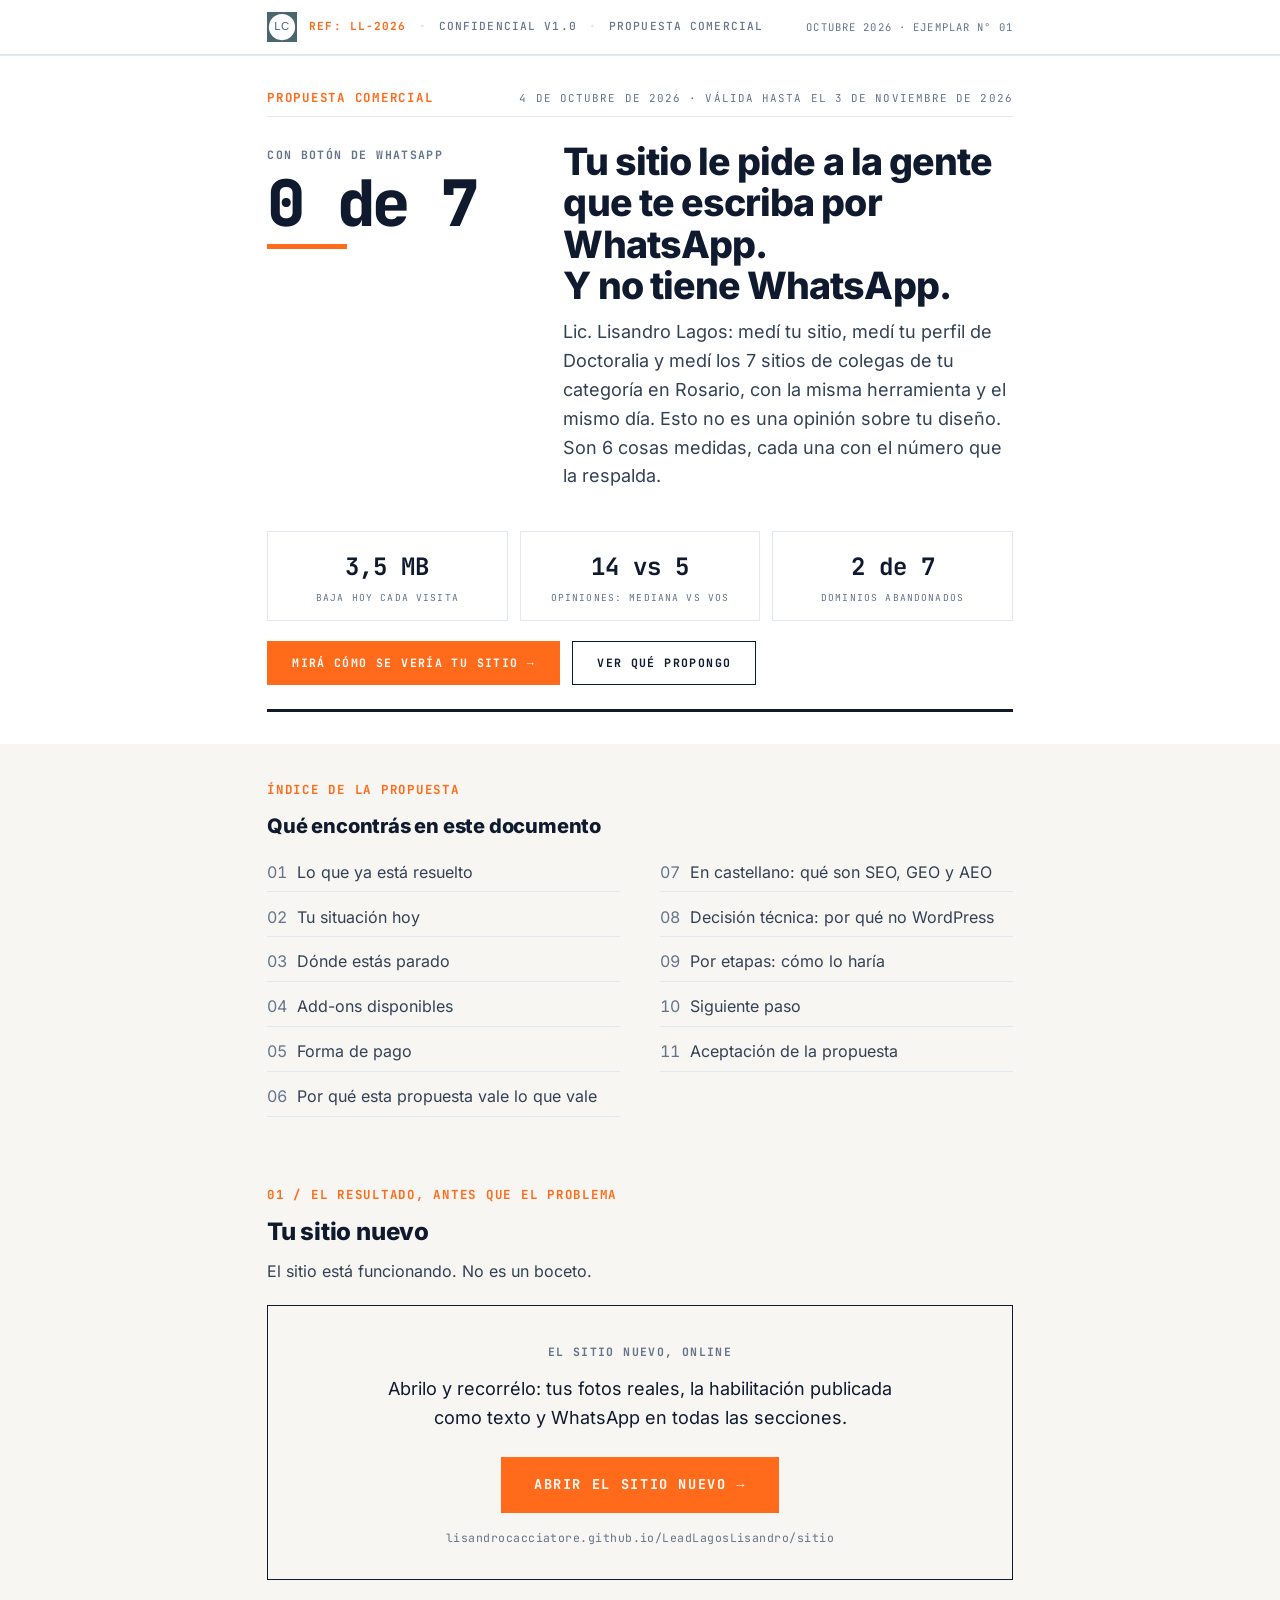
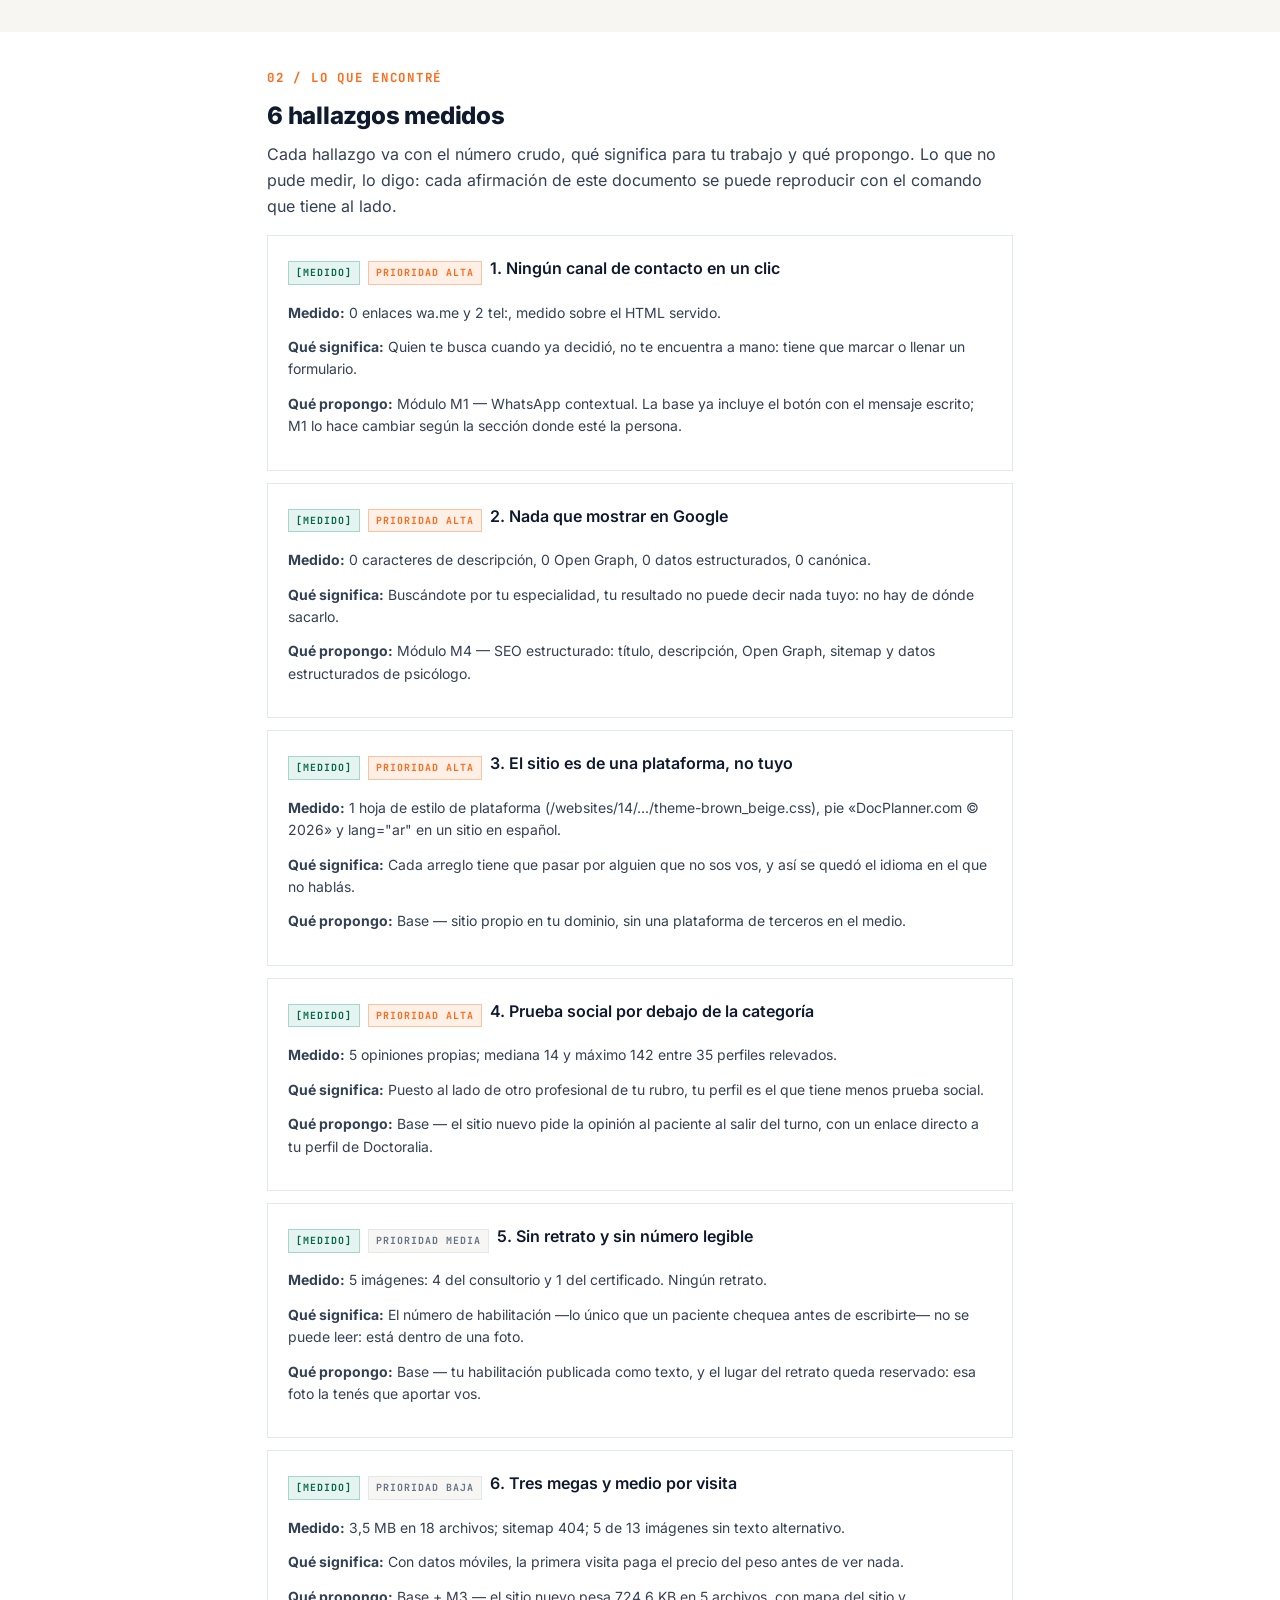
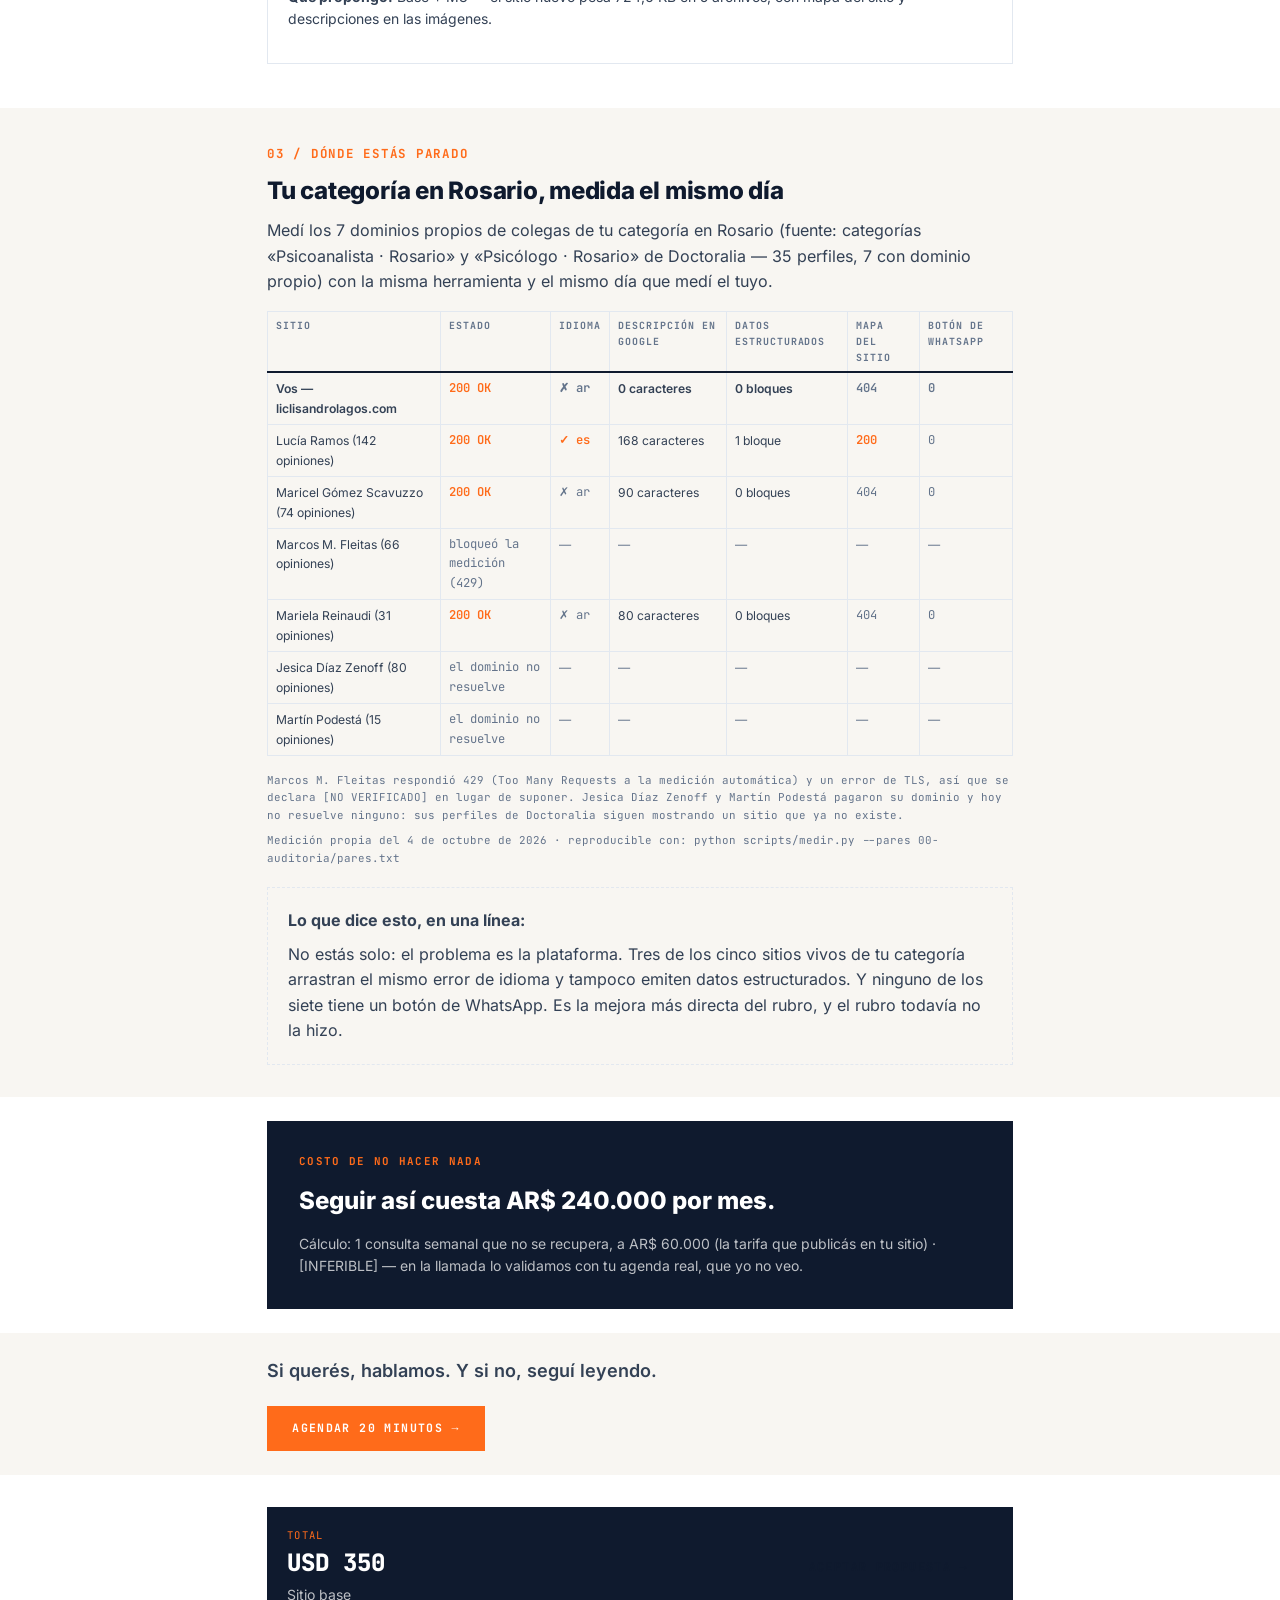
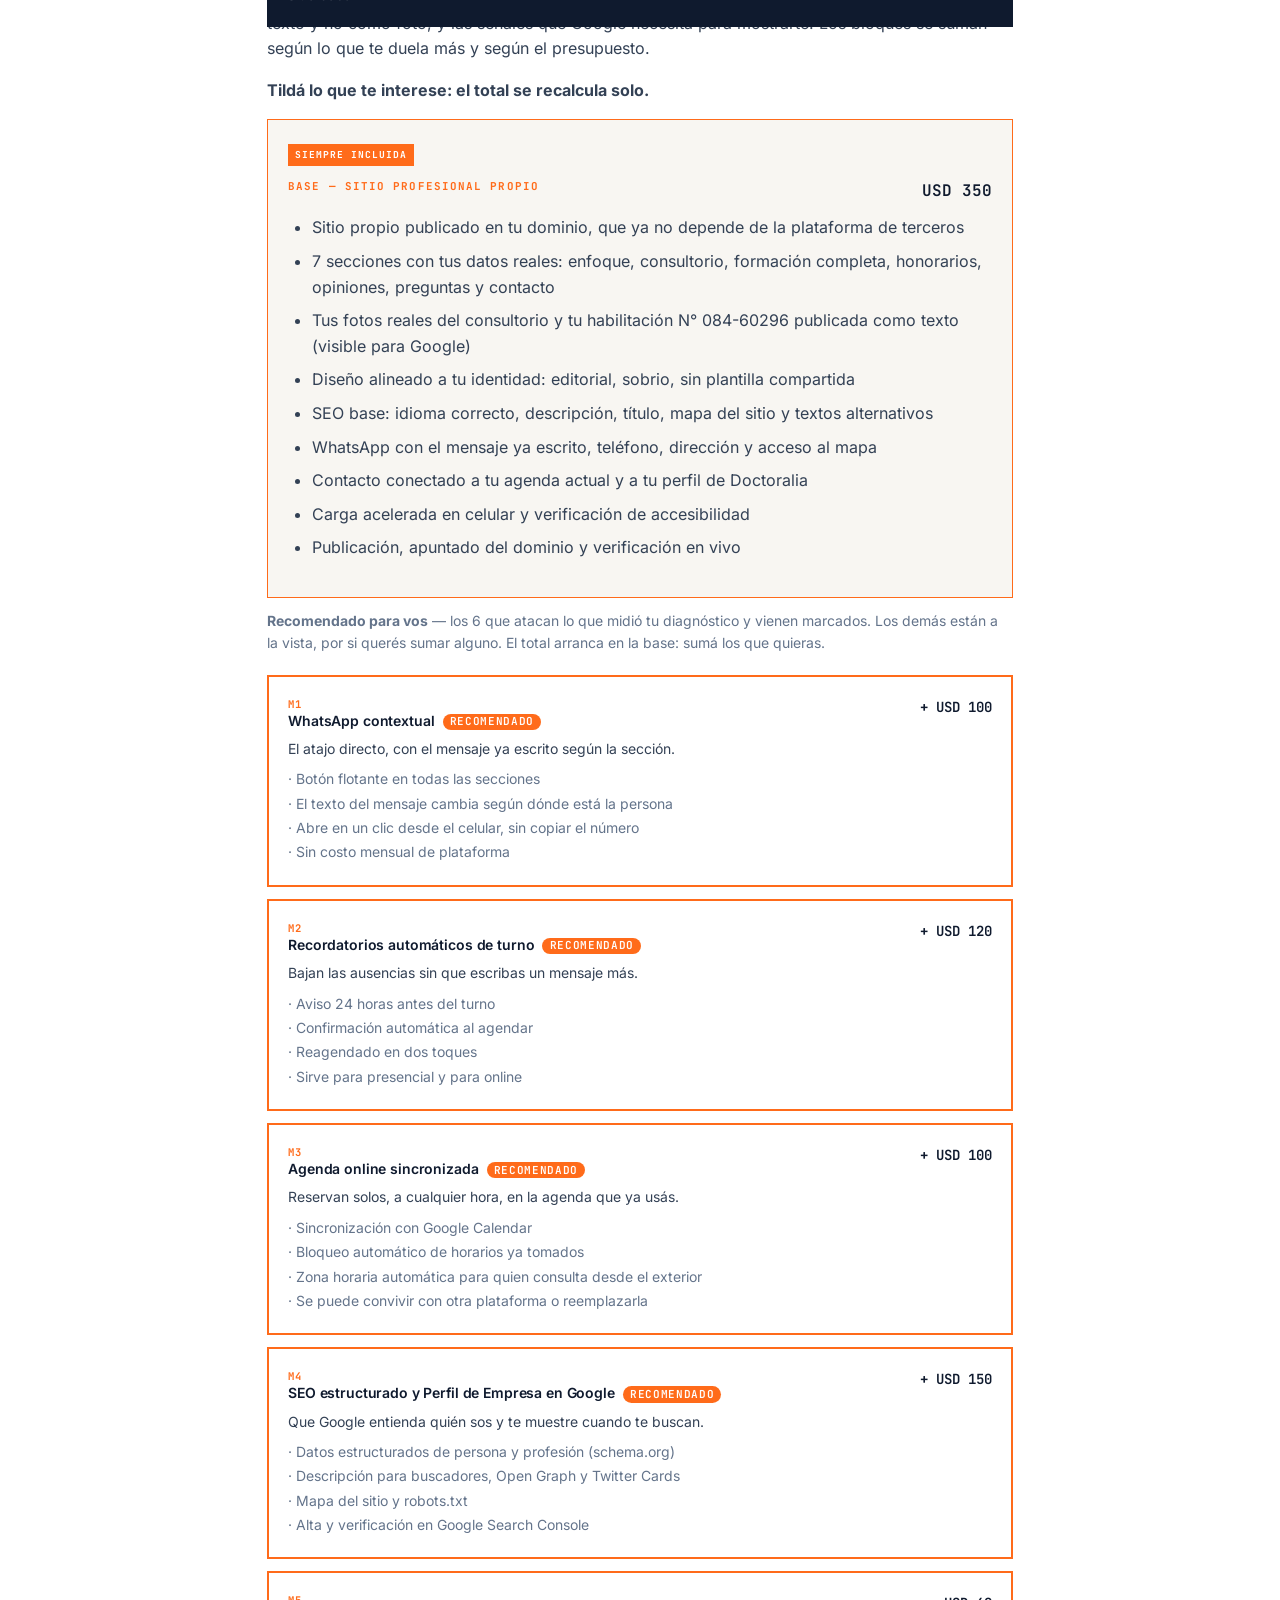
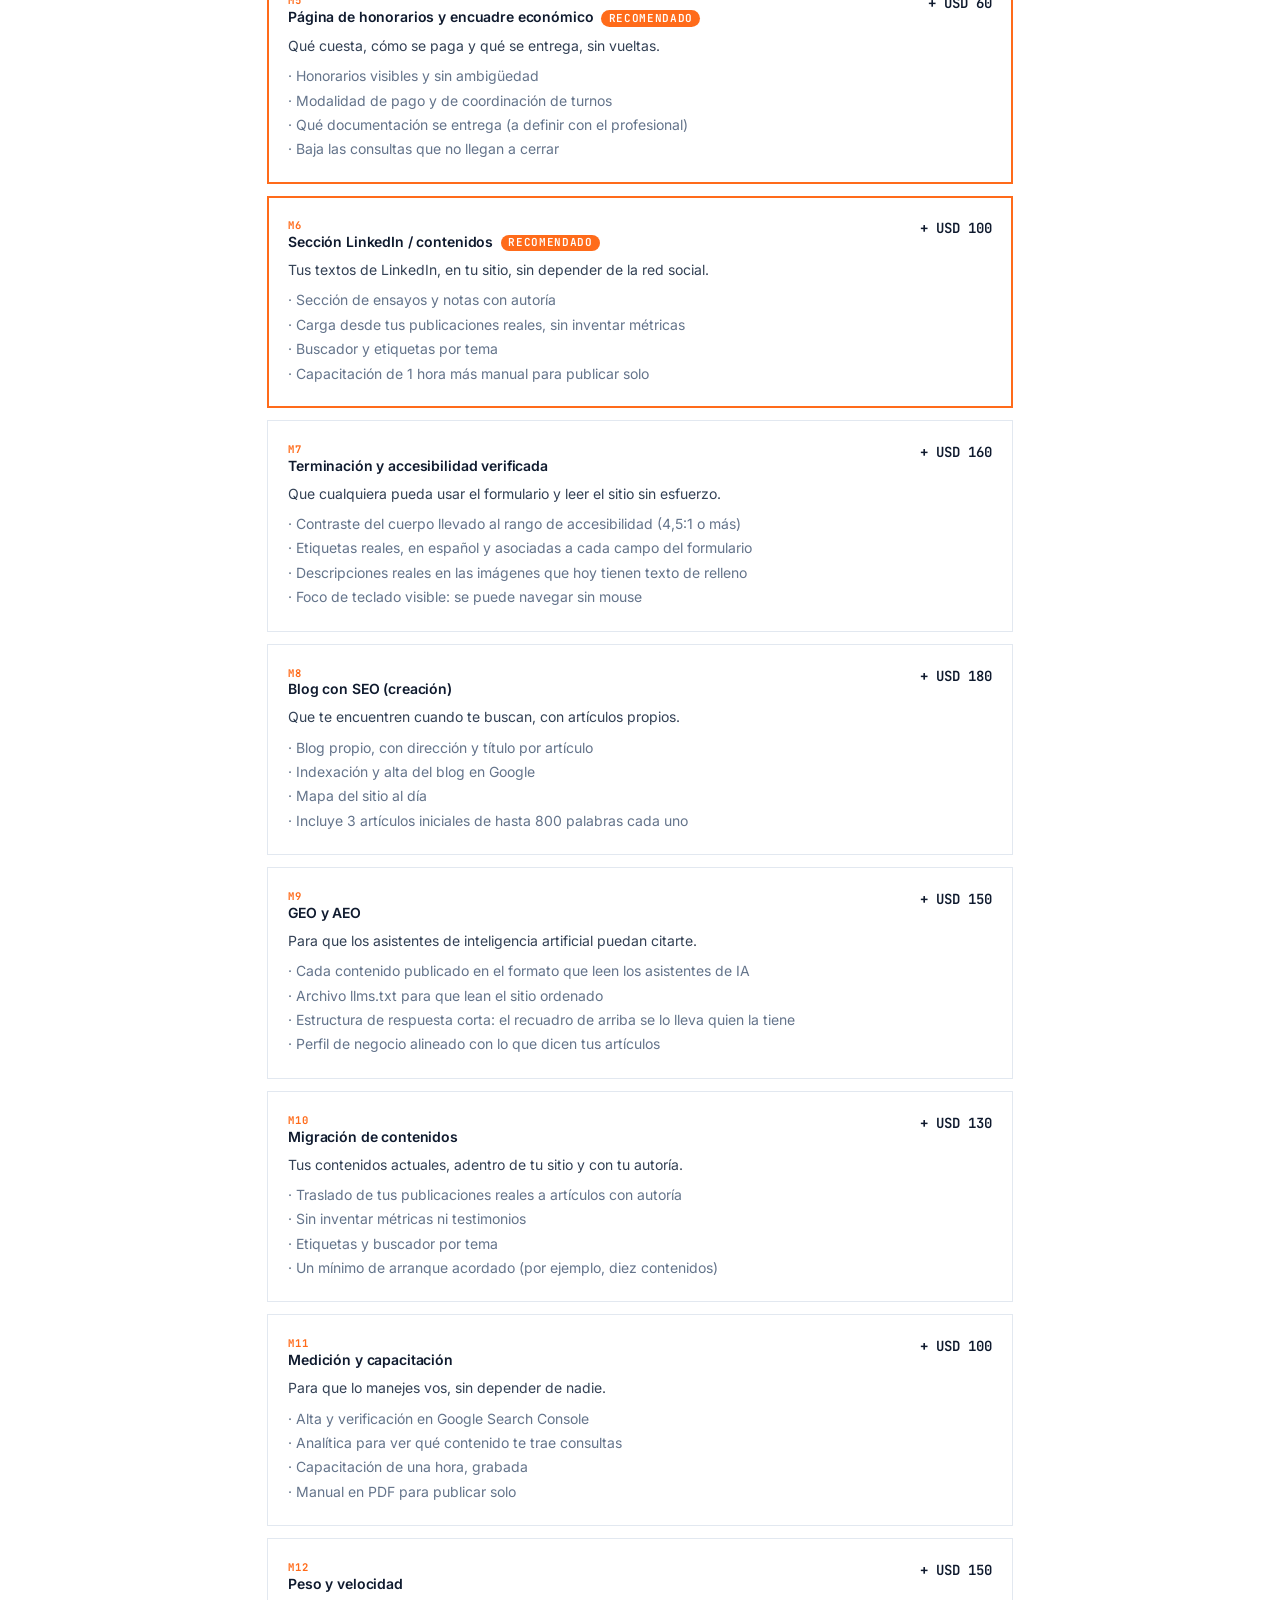
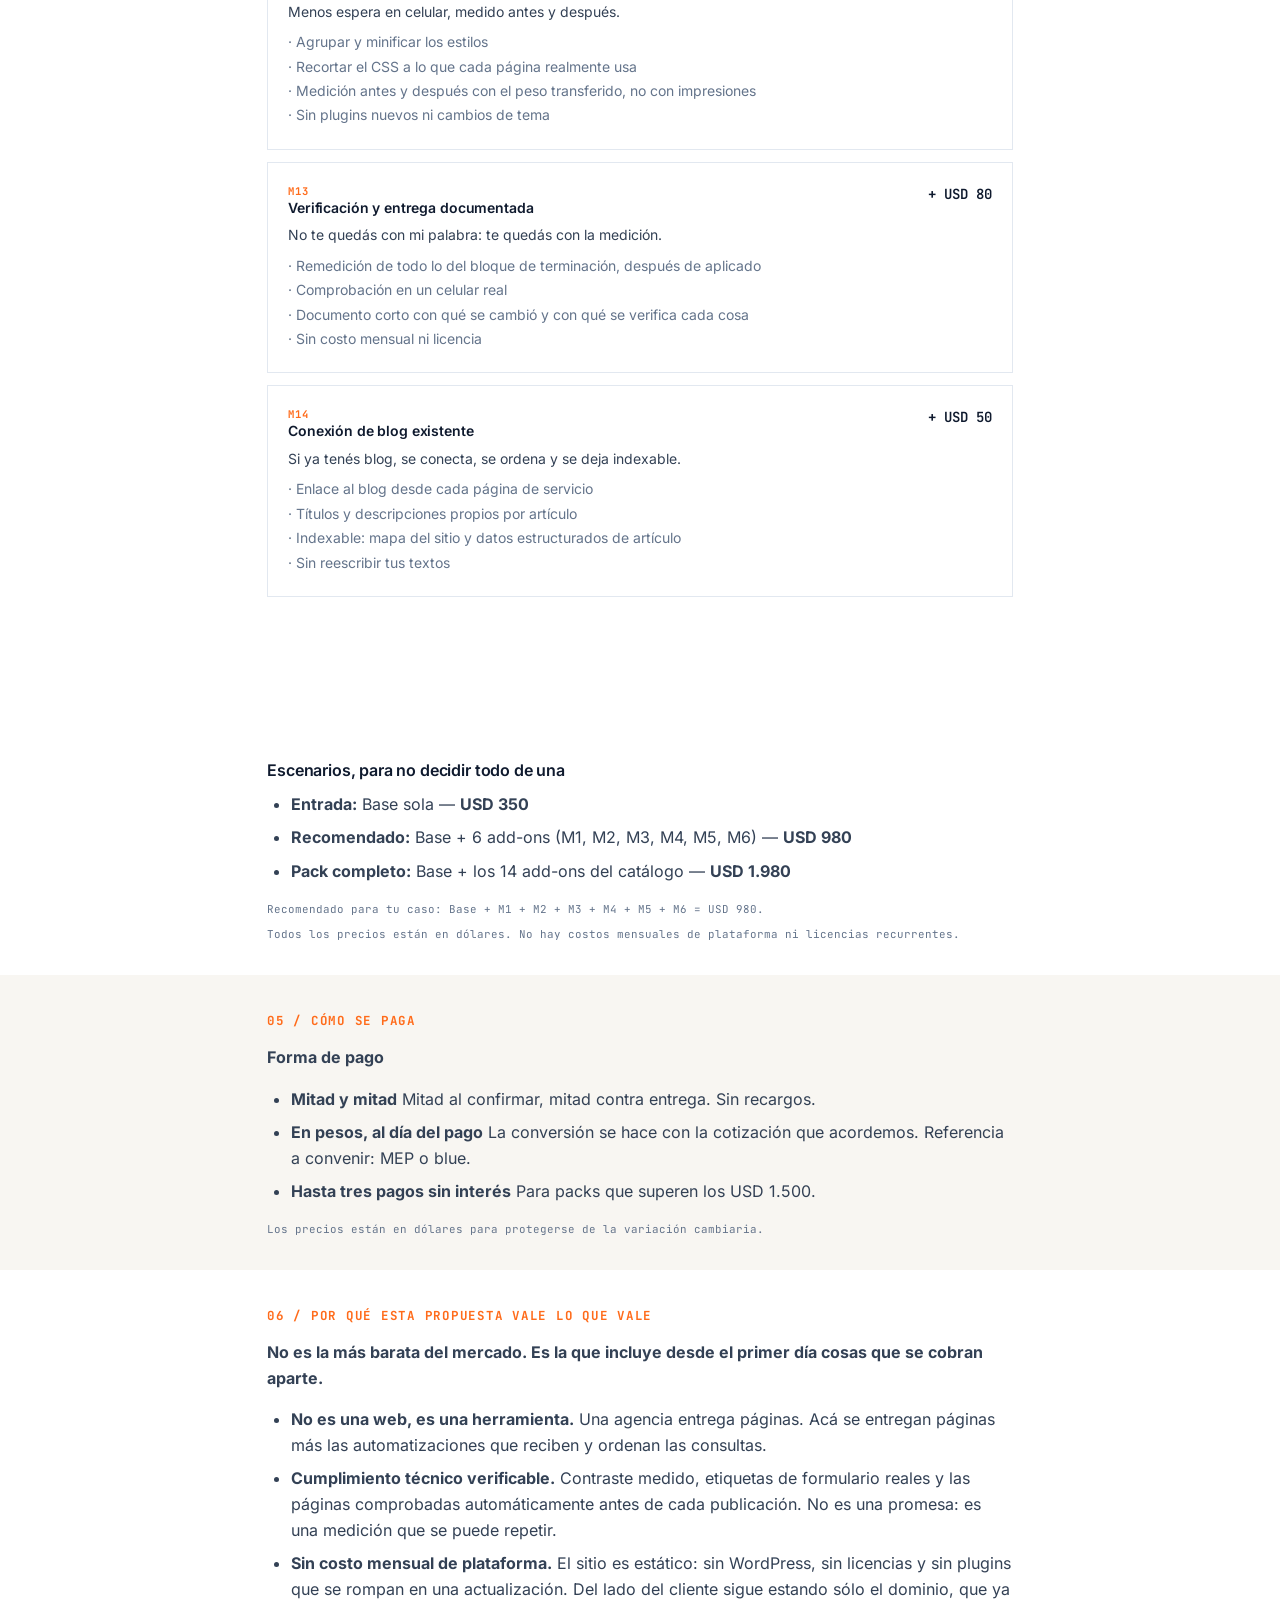
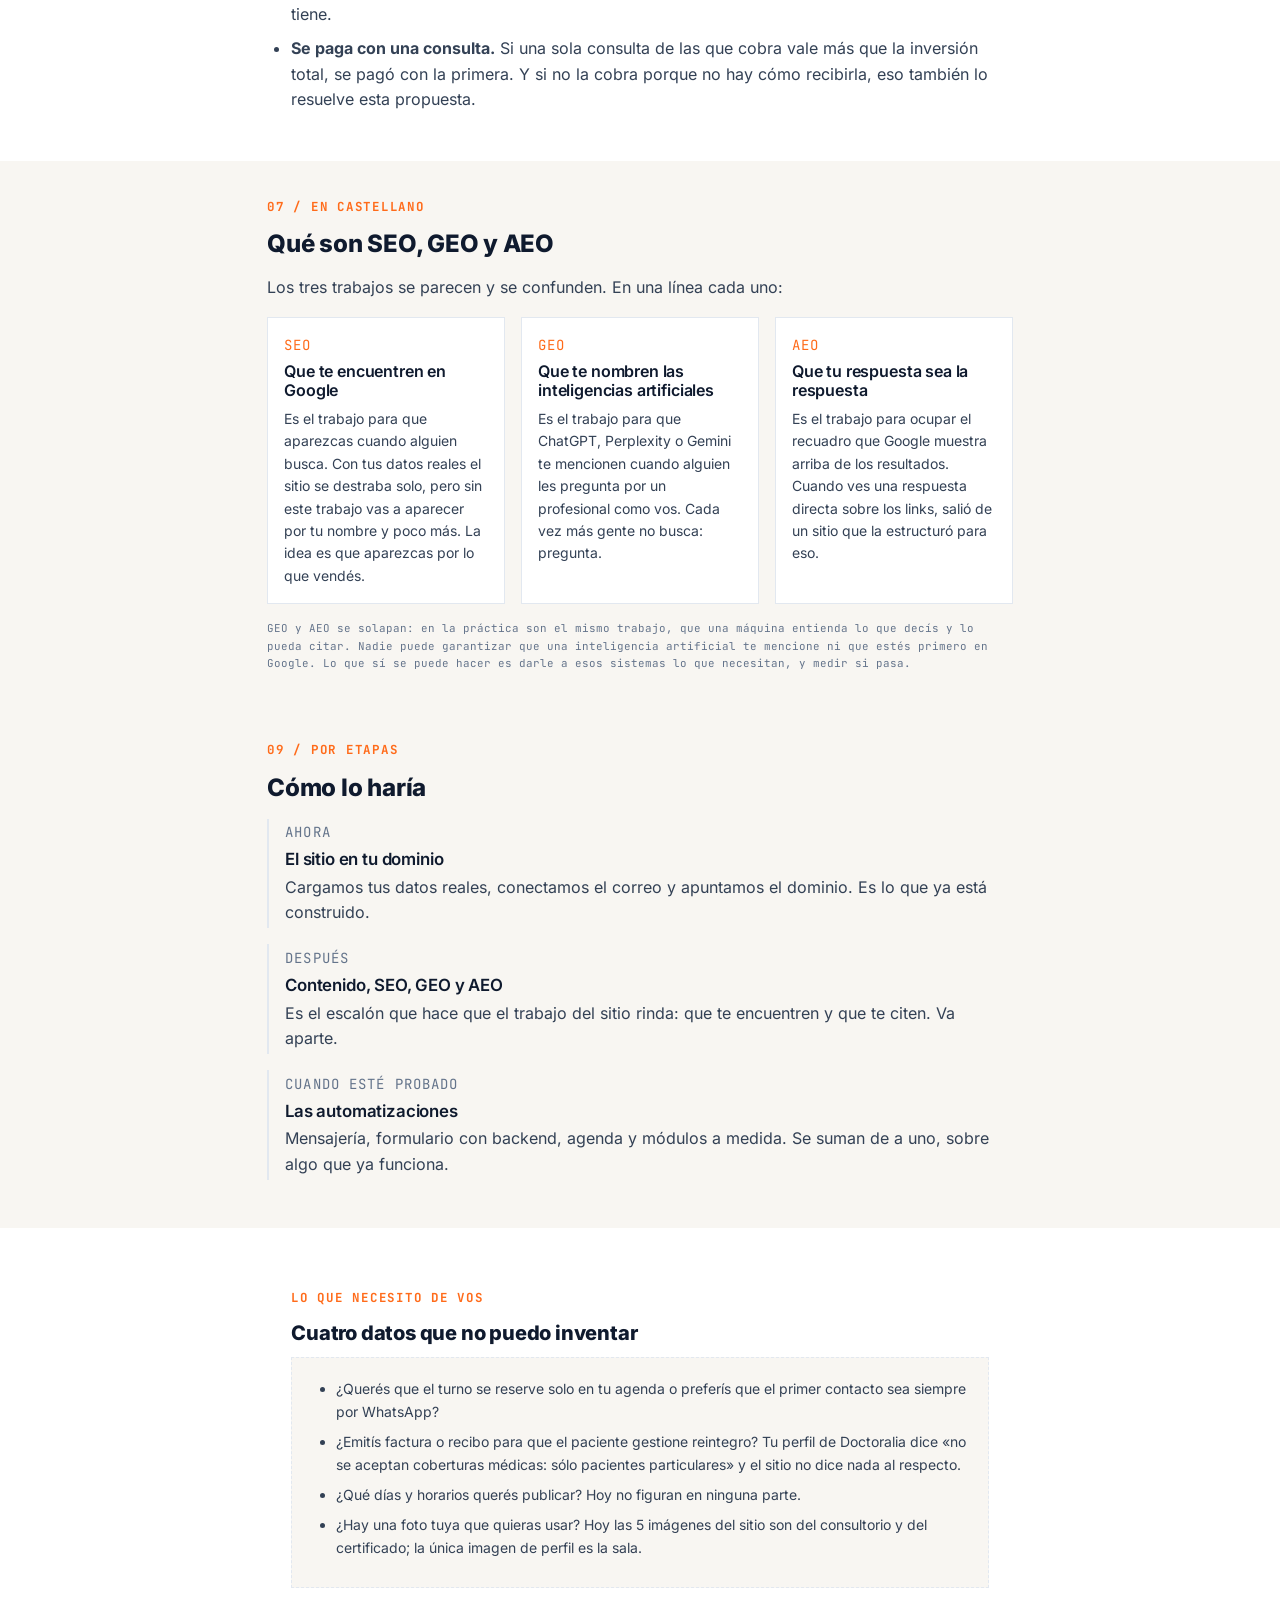
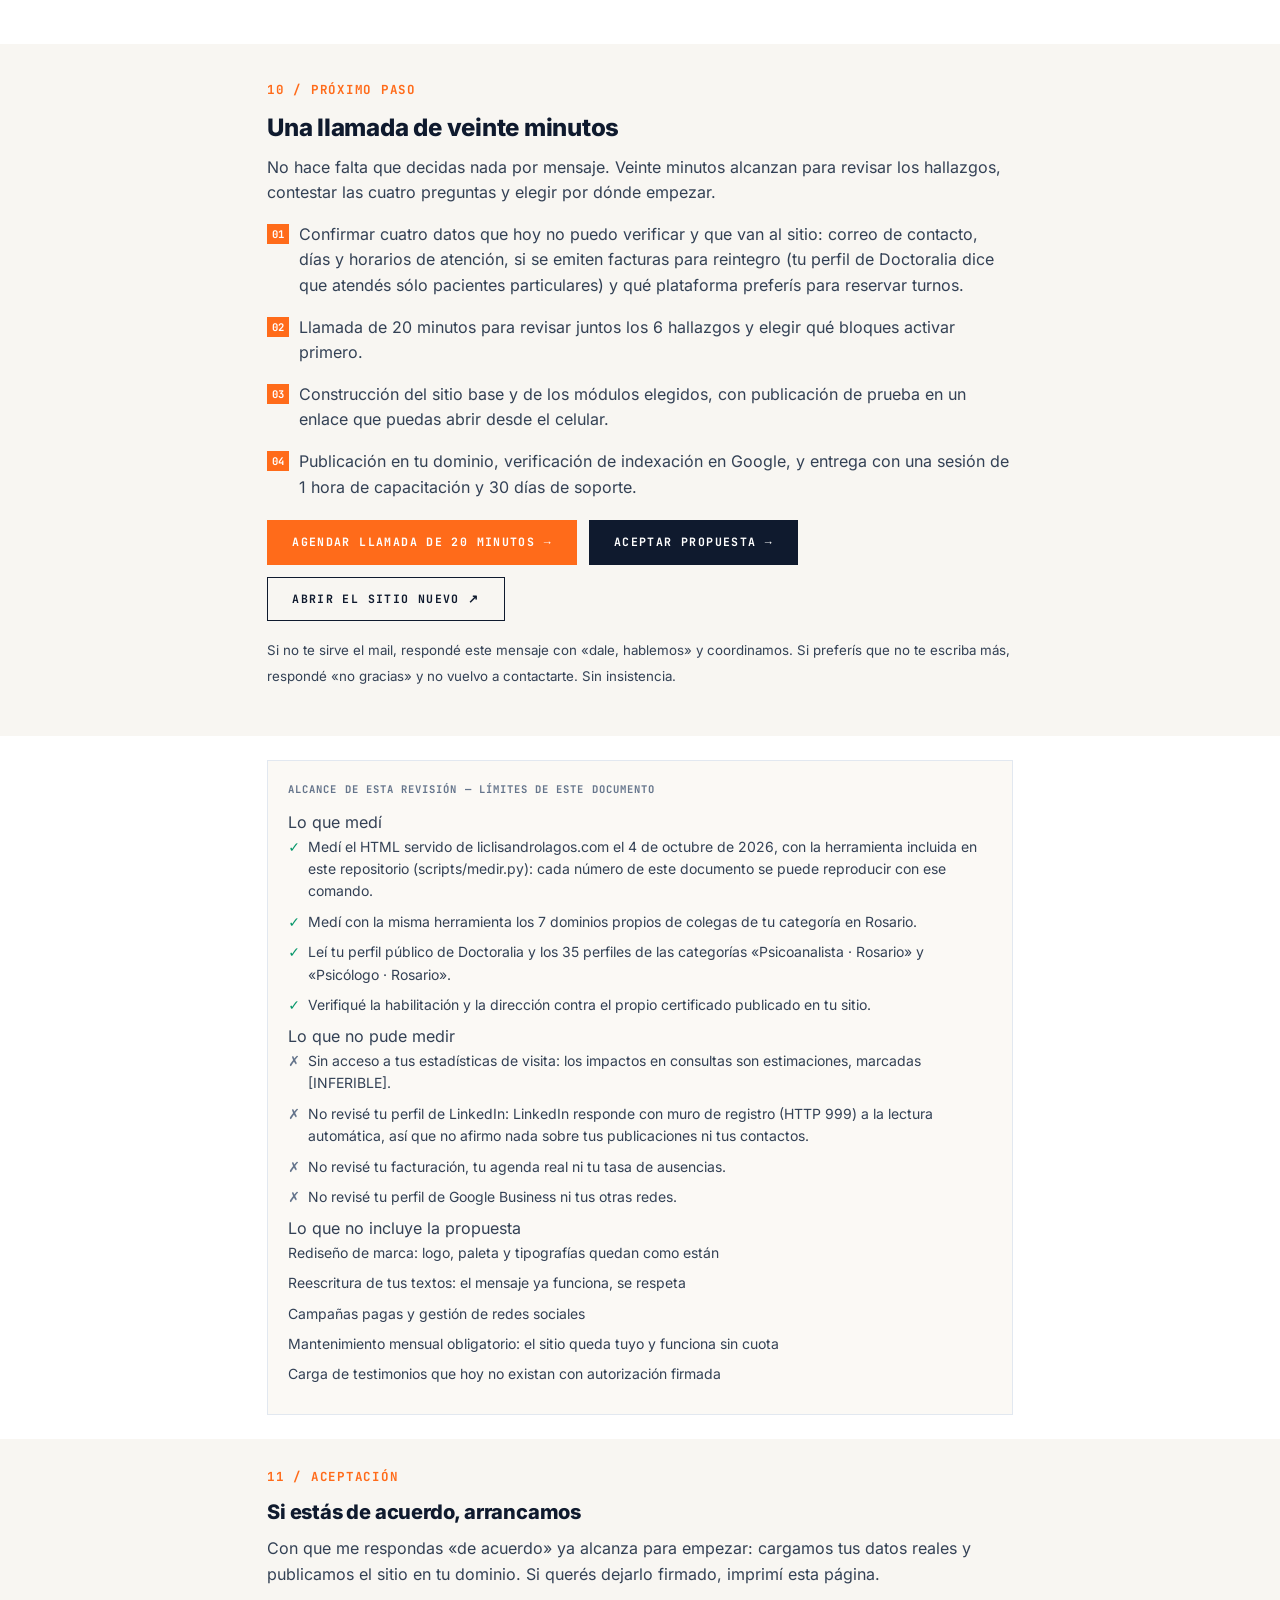
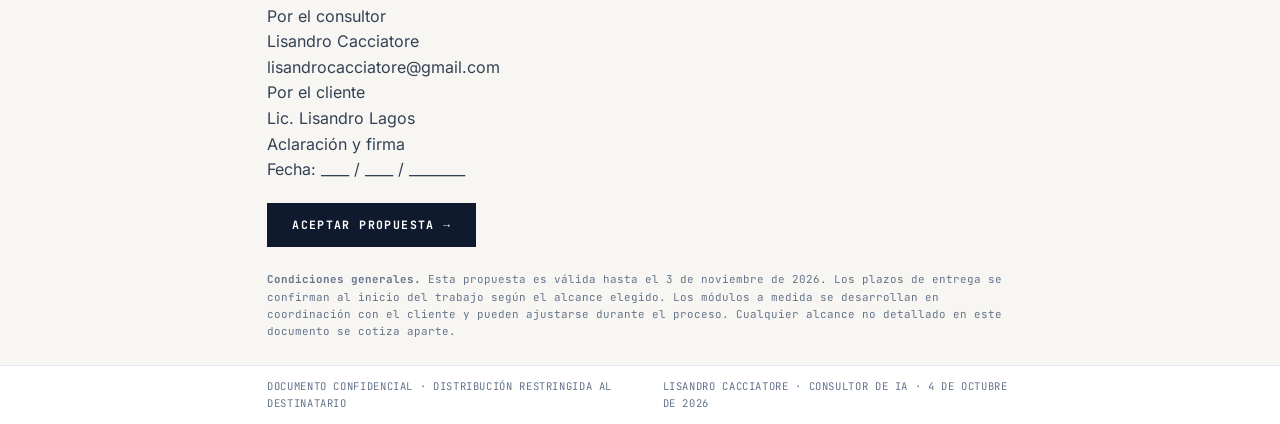
<file: 01-propuesta/propuesta.html>
<!DOCTYPE html>
<html lang="es-AR">
<head>
<meta charset="UTF-8">
<meta name="viewport" content="width=device-width, initial-scale=1.0">
<title>Propuesta — Lic. Lisandro Lagos</title>
<meta name="robots" content="noindex, nofollow">
<meta name="description" content="Propuesta de sitio nuevo para Lic. Lisandro Lagos, con la evidencia medida.">
<style>
@font-face {
  font-family: 'Inter';
  src: url([data-uri]) format('woff2-variations');
  font-weight: 100 900;
  font-style: normal;
  font-display: swap;
}

@font-face {
  font-family: 'JetBrains Mono';
  src: url([data-uri]) format('woff2-variations');
  font-weight: 100 900;
  font-style: normal;
  font-display: swap;
}
/* ==========================================================================
   brand/brand.css — FUENTE ÚNICA DE LA IDENTIDAD VISUAL
   Ningún template declara colores, fuentes ni medidas propias.
   Si algo visual falta, se agrega ACÁ.

   LENGUAJE: dossier editorial. Dos roles de color, no uno:
     · ESTRUCTURA = navy. Títulos, reglas, botones, membrete.
     · ACENTO     = naranja. Eyebrows, métricas, badges, destacados.
   El acento lo puede pisar el cliente desde su config (brand_override en
   generate.py); la estructura NO, porque es la identidad del documento.

   CERO RADIO: el documento es editorial, no una app. Bordes finos, sin sombra.
   MONO: todo lo que es etiqueta o número técnico va en monoespaciada.
   ========================================================================== */

/* --------------------------------------------------------------------------
   1. TOKENS
   -------------------------------------------------------------------------- */
:root {
  /* Estructura (tinta del sistema). No se pisa por cliente. */
  --navy:       #0F1A2E;
  --navy-hover: #1A2740;
  --navy-soft:  rgba(15, 26, 46, .06);

  /* Acento. Default = identidad del sistema; brand_override lo pisa. */
  --brand-default: #FF6B1A;
  --brand-hover:   #E85D0F;
  --brand-soft:    #FFF1E8;

  /* Texto */
  --ink-title: #0F1A2E;
  --ink-body:  #334155;
  --ink-muted: #64748B;

  /* Líneas y superficies */
  --line-default:    #E2E8F0;
  --line-strong:     #0F1A2E;
  --surface-default: #FFFFFF;
  --surface-alt:     #FBF9F5;
  --surface-cream:   #F8F6F2;

  /* Estados */
  --success: #059669;
  --warning: #D97706;
  --error:   #DC2626;
  --info:    #0E7490;

  /* Tipografía */
  --font-sans: 'Inter', 'Montserrat', system-ui, -apple-system, 'Segoe UI', sans-serif;
  --font-mono: 'JetBrains Mono', ui-monospace, 'SFMono-Regular', Menlo, Consolas, monospace;
  --fs-sm:   0.875rem;
  --fs-base: 1rem;
  --fs-lg:   1.125rem;
  --fs-xl:   1.25rem;
  --fs-2xl:  1.5rem;
  --fs-3xl:  1.875rem;
  --fw-regular:   400;
  --fw-medium:    500;
  --fw-bold:      600;
  --fw-extrabold: 800;

  /* Espaciado (grid de 8px) */
  --space-1:  0.25rem;
  --space-2:  0.5rem;
  --space-3:  0.75rem;
  --space-4:  1rem;
  --space-5:  1.25rem;
  --space-6:  1.5rem;
  --space-8:  2rem;
  --space-10: 2.5rem;
  --space-12: 3rem;

  /* Sin radio: el lenguaje es editorial, no de app.
     Toda tarjeta, badge y botón queda a 90°. */
  --radius-sm:   0;
  --radius-md:   0;
  --radius-lg:   0;
  --radius-full: 0;

  /* Sin sombra: la jerarquía la hacen el borde y el color de fondo.
     La única excepción es la pila de hojas en pantalla (--shadow-md). */
  --shadow-sm: none;
  --shadow-md: 0 1px 3px rgba(15, 26, 46, .08);
  --shadow-lg: none;
}

/* --------------------------------------------------------------------------
   2. BASE
   -------------------------------------------------------------------------- */
html { font-size: 100%; box-sizing: border-box; }
*, *::before, *::after { box-sizing: inherit; }
body {
  margin: 0;
  font-family: var(--font-sans);
  font-size: var(--fs-base);
  line-height: 1.6;
  color: var(--ink-body);
  background: var(--surface-alt);
  -webkit-font-smoothing: antialiased;
  font-feature-settings: "ss01", "cv11";
}
h1, h2, h3 { color: var(--ink-title); margin: 0 0 var(--space-3); line-height: 1.2; letter-spacing: -0.01em; }
h1 { font-size: var(--fs-3xl); font-weight: var(--fw-extrabold); letter-spacing: -0.02em; }
h2 { font-size: var(--fs-xl);  font-weight: var(--fw-extrabold); }
h3 { font-size: var(--fs-base); font-weight: var(--fw-bold); }
p  { margin: 0 0 var(--space-4); }
code { font-family: var(--font-mono); font-size: var(--fs-sm);
       background: var(--navy-soft); padding: 1px 5px; }
ul, ol { margin: 0 0 var(--space-4); padding-left: var(--space-6); }
li { margin-bottom: var(--space-2); }

/* Números técnicos: mono y de ancho fijo, para que las columnas no bailen. */
.stat-number, .kpi__value, .total-value, .base-price, .module-price, .scenario-price {
  font-family: var(--font-mono);
  font-variant-numeric: tabular-nums;
  font-feature-settings: "tnum";
}

/* --------------------------------------------------------------------------
   3. ETIQUETAS TIPOGRÁFICAS COMPARTIDAS
   La mono es el rasgo más fuerte del lenguaje: marca todo lo que no es prosa.
   -------------------------------------------------------------------------- */
.eyebrow,
.label-mono,
.micro,
.eyebrow-muted {
  font-family: var(--font-mono);
  text-transform: uppercase;
}
.eyebrow {
  display: inline-block;
  font-size: 0.78rem;
  font-weight: 700;
  letter-spacing: .14em;
  color: var(--brand-default);
  background: none;
  padding: 0;
}
.eyebrow-muted {
  font-size: 0.78rem; font-weight: 500; letter-spacing: .12em; color: var(--ink-muted);
}
.label-mono {
  font-size: 0.72rem; font-weight: 700; letter-spacing: .12em; color: var(--ink-muted);
}
.micro { font-size: 0.68rem; font-weight: 400; letter-spacing: .04em; color: var(--ink-muted); }

/* Eyebrow sobre fondo oscuro: el acento no se lee, va blanco. */
.band--ink .eyebrow { color: rgba(255, 255, 255, .72); }

/* --------------------------------------------------------------------------
   4. HEADER / FOOTER COMPARTIDOS  ·  folio de dossier
   -------------------------------------------------------------------------- */
.brand-header {
  background: var(--surface-default);
  color: var(--ink-title);
  border-bottom: 1px solid var(--line-default);
}
.brand-header-inner {
  max-width: 210mm;
  margin: 0 auto;
  padding: var(--space-3) var(--space-6);
  display: flex;
  align-items: center;
  flex-wrap: wrap;
  gap: var(--space-3);
  font-family: var(--font-mono);
  font-size: 0.7rem;
  letter-spacing: .1em;
  text-transform: uppercase;
}
.brand-logo { width: 30px; height: 30px; display: block; flex: none; }
.brand-logo svg { width: 100%; height: 100%; display: block; }
.brand-info { display: flex; flex-direction: column; line-height: 1.25; }
.brand-title { font-weight: 700; font-size: 0.72rem; color: var(--ink-title); }
.brand-role  { font-size: 0.66rem; color: var(--ink-muted); letter-spacing: .1em; }
.brand-doc {
  margin-left: auto;
  font-size: 0.66rem;
  color: var(--ink-muted);
  text-align: right;
}

/* Folio: la referencia del expediente. El acento marca lo que identifica
   al documento; el resto va en gris para que no compita con el contenido. */
.folio-ref   { font-weight: 700; color: var(--brand-default); white-space: nowrap; }
.folio-sep   { color: var(--line-default); font-weight: 400; }
.folio-muted { color: var(--ink-muted); font-weight: 500; }

/* En pantalla angosta el folio completo no entra en una línea. Se recortan los
   campos del medio y quedan la referencia y la fecha, que son los que
   identifican el ejemplar. Sin esto el membrete desborda a lo ancho. */
@media (max-width: 700px) {
  .folio-muted, .folio-sep { display: none; }
}

.brand-footer {
  background: var(--surface-default);
  border-top: 1px solid var(--line-default);
}
.brand-footer-inner {
  max-width: 210mm;
  margin: 0 auto;
  padding: var(--space-3) var(--space-6);
  display: flex;
  justify-content: space-between;
  gap: var(--space-4);
  font-family: var(--font-mono);
  font-size: 0.66rem;
  letter-spacing: .06em;
  text-transform: uppercase;
  color: var(--ink-muted);
}
.brand-footer-meta { color: var(--ink-muted); }

/* --------------------------------------------------------------------------
   5. LAYOUT DEL DOCUMENTO
   -------------------------------------------------------------------------- */
.content { max-width: 210mm; margin: 0 auto; padding: var(--space-8) var(--space-6); }
.section { margin-bottom: var(--space-10); }
.cover { text-align: center; padding: var(--space-12) 0; }
.cover h1 { font-size: var(--fs-3xl); }
.cover h2 { color: var(--ink-title); font-size: var(--fs-2xl); }
.lead { font-size: var(--fs-lg); color: var(--ink-body); }

/* --------------------------------------------------------------------------
   6. FOLIO DE SECCIÓN  ·  «01 / DIAGNÓSTICO EJECUTIVO ......... PÁG. 01»
   Nombre propio (sec-row) para no chocar con .sec-head del informe.
   -------------------------------------------------------------------------- */
.sec-row {
  display: flex;
  justify-content: space-between;
  align-items: baseline;
  flex-wrap: wrap;          /* el campo de la derecha puede bajar de línea */
  gap: var(--space-1) var(--space-4);
  border-bottom: 1px solid var(--line-default);
  padding-bottom: var(--space-2);
  margin-bottom: var(--space-6);
}
.sec-row .right {
  font-family: var(--font-mono);
  font-size: 0.68rem;
  letter-spacing: .1em;
  text-transform: uppercase;
  color: var(--ink-muted);
}

/* --------------------------------------------------------------------------
   7. HERO ESTADÍSTICO  ·  métrica gigante + narrativa
   -------------------------------------------------------------------------- */
.hero-grid {
  display: grid;
  /* La columna de la métrica necesita ancho real: «5 de 6» en mono a 4rem no
     entra en un tercio de la caja y se parte en dos líneas. */
  grid-template-columns: minmax(0, 1fr) minmax(0, 1.7fr);
  gap: var(--space-8);
  align-items: start;
  margin-bottom: var(--space-6);
}
.stat-number {
  font-size: 4rem;
  font-weight: var(--fw-extrabold);
  line-height: .9;
  letter-spacing: -.05em;
  color: var(--navy);
  margin: var(--space-2) 0 var(--space-3);
  white-space: nowrap;      /* la métrica es un número: nunca se parte */
}
.stat-rule { height: 5px; width: 80px; background: var(--brand-default); margin-bottom: var(--space-3); }
.stat-caption { font-size: var(--fs-sm); color: var(--ink-muted); margin: 0; max-width: 30ch; }
.hero-divider { height: 3px; background: var(--navy); margin-top: var(--space-6); }

/* --------------------------------------------------------------------------
   8. HALLAZGOS Y EVIDENCIA
   -------------------------------------------------------------------------- */
.findings-grid { display: grid; grid-template-columns: 1fr 1fr; gap: var(--space-3); }
.finding {
  background: var(--surface-default);
  border: 1px solid var(--line-default);
  padding: var(--space-5);
  margin-bottom: var(--space-3);
  break-inside: avoid;
  page-break-inside: avoid;
}
.finding:hover { border-color: var(--navy); }
.finding-head {
  display: flex;
  align-items: center;
  gap: var(--space-2);
  margin-bottom: var(--space-3);
  flex-wrap: wrap;
}
.finding-title { font-weight: var(--fw-bold); color: var(--ink-title); font-size: var(--fs-base); margin-bottom: var(--space-2); }
.finding-metric {
  font-family: var(--font-mono);
  font-variant-numeric: tabular-nums;
  font-size: 1.15rem;
  font-weight: 700;
  color: var(--brand-default);
  line-height: 1.2;
  margin-bottom: var(--space-4);
}
.finding p { margin: 0 0 var(--space-3); font-size: var(--fs-sm); }
.finding-meta {
  display: flex;
  align-items: center;
  gap: var(--space-2);
  border-top: 1px solid var(--line-default);
  padding-top: var(--space-3);
  font-size: var(--fs-sm);
  color: var(--ink-muted);
}
.finding-meta strong { color: var(--ink-title); }
.finding-meta .tag { margin-left: auto; }

/* Filas «qué significa / qué propongo» dentro de un hallazgo. */
.finding-rows { border-top: 1px solid var(--line-default); padding-top: var(--space-3); margin: 0; }
.finding-row { display: grid; grid-template-columns: 92pt 1fr; gap: var(--space-3); padding: var(--space-2) 0; }
.finding-row + .finding-row { border-top: 1px solid var(--line-default); }
.finding-row dt {
  font-family: var(--font-mono);
  font-size: 0.62rem;
  font-weight: 700;
  letter-spacing: .1em;
  text-transform: uppercase;
  color: var(--ink-muted);
}
.finding-row dt.accent { color: var(--brand-default); }
.finding-row dd { margin: 0; font-size: var(--fs-sm); }

/* --------------------------------------------------------------------------
   9. BADGES Y TAGS
   -------------------------------------------------------------------------- */
.tag,
.badge {
  display: inline-block;
  font-family: var(--font-mono);
  font-size: 0.62rem;
  font-weight: 700;
  text-transform: uppercase;
  letter-spacing: .1em;
  padding: 3px 7px;
  border: 1px solid var(--line-default);
  background: var(--surface-cream);
  color: var(--ink-muted);
}
.tag-medido    { background: rgba(5,150,105,.10);   color: #05674A; border-color: rgba(5,150,105,.30); }
.tag-inferible { background: rgba(14,116,144,.10);  color: #0B5A70; border-color: rgba(14,116,144,.30); }
.tag-noverif   { background: rgba(220,38,38,.08);   color: #A32020; border-color: rgba(220,38,38,.28); }

.tag-prio-alta  { background: rgba(255,107,26,.10); color: var(--brand-default); border-color: rgba(255,107,26,.35); }
.tag-prio-media { background: var(--surface-cream); color: var(--ink-muted);      border-color: var(--line-default); }
.tag-prio-baja  { background: var(--surface-cream); color: var(--ink-muted);      border-color: var(--line-default); }

.evidence { font-size: var(--fs-sm); }

/* Callout oscuro (el costo de no hacer nada) */
.callout {
  background: var(--navy);
  color: var(--surface-default);
  padding: var(--space-8);
}
.callout .callout-label {
  font-family: var(--font-mono);
  font-size: 0.68rem; font-weight: 700; text-transform: uppercase;
  letter-spacing: .12em; color: var(--brand-default); margin-bottom: var(--space-3);
}
.callout .callout-strong { font-size: var(--fs-2xl); font-weight: var(--fw-extrabold); margin-bottom: var(--space-3); }
.callout .callout-note { font-size: var(--fs-sm); opacity: .72; margin: 0; }

/* --------------------------------------------------------------------------
   10. TABLAS Y PRECIOS
   -------------------------------------------------------------------------- */
.price-table { width: 100%; border-collapse: collapse; margin: var(--space-4) 0; font-size: var(--fs-sm); }
.price-table th, .price-table td {
  border: 1px solid var(--line-default);
  padding: var(--space-3);
  text-align: left;
}
.price-table th {
  background: var(--surface-cream);
  font-family: var(--font-mono);
  font-size: 0.66rem;
  text-transform: uppercase;
  letter-spacing: .1em;
  color: var(--ink-muted);
}
.price-table td:nth-child(2) { white-space: nowrap; font-weight: var(--fw-bold); color: var(--ink-title); }

.base-card {
  background: var(--surface-cream);
  border: 1.5px solid var(--brand-default);
  padding: var(--space-5);
  margin-bottom: var(--space-3);
}
/* La bandera va EN EL FLUJO, no como listón de esquina: posicionada arriba a la
   derecha se montaba sobre el precio, que vive en ese mismo rincón. */
.base-flag {
  display: inline-block;
  background: var(--brand-default); color: var(--surface-default);
  font-family: var(--font-mono);
  font-size: 0.6rem; font-weight: 700; text-transform: uppercase;
  letter-spacing: .1em; padding: 3px 7px;
  margin-bottom: var(--space-3);
}
.base-head { display: flex; justify-content: space-between; align-items: flex-start; gap: var(--space-4); margin-bottom: var(--space-3); }
.base-label {
  font-family: var(--font-mono);
  font-size: 0.68rem; font-weight: 700; text-transform: uppercase;
  letter-spacing: .1em; color: var(--brand-default);
}
.base-price { font-weight: var(--fw-bold); color: var(--ink-title); white-space: nowrap; }

/* --------------------------------------------------------------------------
   11. SELECTOR INTERACTIVO DE MÓDULOS
   -------------------------------------------------------------------------- */
.module-card {
  background: var(--surface-default);
  border: 1px solid var(--line-default);
  padding: var(--space-5);
  margin-bottom: var(--space-3);
  cursor: pointer;
  transition: border-color .15s ease, background-color .15s ease;
}
.module-card:hover { border-color: var(--navy); }
.module-card.on { border: 1.5px solid var(--brand-default); background: var(--brand-soft); }
.module-head { display: flex; justify-content: space-between; align-items: flex-start; gap: var(--space-4); margin-bottom: var(--space-2); }
.module-code {
  font-family: var(--font-mono);
  font-size: 0.66rem; font-weight: 700; text-transform: uppercase;
  letter-spacing: .1em; color: var(--brand-default);
}
.module-title { font-size: var(--fs-sm); font-weight: var(--fw-bold); color: var(--ink-title); margin: 0; }
.module-price { font-size: var(--fs-sm); font-weight: var(--fw-bold); color: var(--ink-title); white-space: nowrap; }
.module-short { font-size: var(--fs-sm); margin-bottom: var(--space-2); }
.module-bullets { list-style: none; padding: 0; margin: 0; font-size: var(--fs-sm); color: var(--ink-muted); }
.module-bullets li { margin-bottom: 2px; }
.module-bullets li::before { content: '· '; }

.total-bar {
  position: sticky;
  bottom: var(--space-4);
  background: var(--navy);
  color: var(--surface-default);
  padding: var(--space-5);
  display: flex;
  justify-content: space-between;
  align-items: center;
  gap: var(--space-4);
}
.total-label {
  font-family: var(--font-mono);
  font-size: 0.66rem; text-transform: uppercase; letter-spacing: .12em;
  color: var(--brand-default);
}
.total-value { font-size: var(--fs-2xl); font-weight: var(--fw-extrabold); }
.total-list  { font-size: var(--fs-sm); opacity: .72; margin-top: 2px; }
.total-value.pulse { animation: pulse .35s ease; }
@keyframes pulse {
  0%   { transform: scale(1); }
  50%  { transform: scale(1.06); color: var(--brand-default); }
  100% { transform: scale(1); }
}

/* --------------------------------------------------------------------------
   12. BOTONES  ·  rectangulares, en mono, en mayúsculas
   -------------------------------------------------------------------------- */
.btn {
  display: inline-block;
  font-family: var(--font-mono);
  font-size: 0.72rem;
  font-weight: 700;
  text-transform: uppercase;
  letter-spacing: .12em;
  padding: var(--space-3) var(--space-6);
  border: 1.5px solid var(--navy);
  background: var(--navy);
  color: var(--surface-default);
  text-decoration: none;
  cursor: pointer;
  transition: background-color .15s ease, color .15s ease;
}
.btn-light { background: transparent; color: var(--navy); }
.btn-light:hover { background: var(--surface-cream); }
.btn-ghost { background: transparent; border-color: transparent; color: var(--ink-title); text-transform: none; letter-spacing: 0; padding: var(--space-1); }
.btn-ghost:hover { color: var(--brand-default); }

/* --------------------------------------------------------------------------
   13. ALCANCE
   -------------------------------------------------------------------------- */
.scope {
  background: var(--surface-alt);
  border: 1px solid var(--line-default);
  padding: var(--space-5);
}
.scope-label {
  font-family: var(--font-mono);
  font-size: 0.66rem; font-weight: 700; text-transform: uppercase;
  letter-spacing: .1em; color: var(--ink-muted); margin-bottom: var(--space-3);
}
.scope ul { list-style: none; padding: 0; margin: 0; font-size: var(--fs-sm); }
.scope li { display: flex; gap: var(--space-2); margin-bottom: var(--space-2); }
.scope .yes { color: var(--success); }
.scope .no  { color: var(--ink-muted); }

/* --------------------------------------------------------------------------
   14. COMPARATIVO VERIFICADO
   -------------------------------------------------------------------------- */
.compare-table { width: 100%; border-collapse: collapse; margin: var(--space-4) 0; font-size: 0.76rem; }
.compare-table th, .compare-table td {
  border: 1px solid var(--line-default);
  padding: 6px 8px;
  text-align: left;
  vertical-align: top;
}
.compare-table th {
  background: var(--surface-cream);
  font-family: var(--font-mono);
  font-size: 0.62rem;
  text-transform: uppercase;
  letter-spacing: .1em;
  color: var(--ink-muted);
  font-weight: 700;
}
.compare-table thead tr { border-bottom: 2px solid var(--navy); }
.compare-table .row-client { background: var(--surface-cream); font-weight: var(--fw-bold); }
.compare-table .ok   { color: var(--brand-default); font-weight: var(--fw-bold); font-family: var(--font-mono); }
.compare-table .bad  { color: var(--ink-muted); font-family: var(--font-mono); }
.compare-table .meh  { color: var(--ink-muted); }
.evsrc { font-family: var(--font-mono); font-size: 0.68rem; color: var(--ink-muted); margin: var(--space-2) 0 0; }

/* --------------------------------------------------------------------------
   15. INDICADORES
   -------------------------------------------------------------------------- */
.kpi-row { display: flex; gap: var(--space-3); margin: var(--space-4) 0; }
.kpi {
  flex: 1;
  background: var(--surface-default);
  border: 1px solid var(--line-default);
  padding: var(--space-4);
  text-align: center;
}
.kpi__value { display: block; font-size: var(--fs-2xl); font-weight: 700; color: var(--navy); }
.kpi__label {
  display: block;
  font-family: var(--font-mono);
  font-size: 0.6rem; text-transform: uppercase; letter-spacing: .12em;
  color: var(--ink-muted); margin-top: 4px; line-height: 1.4;
}

/* --------------------------------------------------------------------------
   16. CITA Y VOZ DEL CLIENTE
   -------------------------------------------------------------------------- */
.quote {
  background: var(--surface-default);
  border-left: 3px solid var(--brand-default);
  padding: var(--space-4) var(--space-5);
  margin: 0 0 var(--space-3);
  font-style: italic;
  color: var(--ink-title);
}
.quote__who { display: block; font-style: normal; font-size: 0.78rem; color: var(--ink-muted); margin-top: var(--space-2); }

/* Bloque de datos por confirmar (lo que no puedo verificar) */
.todo {
  background: var(--surface-cream);
  border: 1px dashed var(--line-default);
  padding: var(--space-5);
}
.todo ul { margin: 0; font-size: var(--fs-sm); }

/* --------------------------------------------------------------------------
   17. LAYOUT DE LA PROPUESTA COMERCIAL
   La propuesta es una página web que se lee en pantalla y también se imprime.
   Sólo se declaran acá la disposición y los ritmos; los colores son los tokens.
   -------------------------------------------------------------------------- */
.band {
  background: var(--surface-default);
  border-top: 1px solid var(--line-default);
}
.band + .band { border-top: none; }
.band--ink { background: var(--navy); color: var(--surface-default); border: none; }
.band--ink h1, .band--ink h2, .band--ink h3 { color: var(--surface-default); }
.band--ink .lead { color: rgba(255, 255, 255, .78); }
.band--soft { background: var(--surface-cream); }
.wrap { max-width: 210mm; margin: 0 auto; padding: var(--space-8) var(--space-6); }
.wrap--tight { padding: var(--space-6) var(--space-6); }
.grid-2 { display: grid; grid-template-columns: 1fr 1fr; gap: var(--space-5); }
.hero-h1 { font-size: 2.35rem; line-height: 1.1; font-weight: var(--fw-extrabold); letter-spacing: -0.025em; }
.cta-row { display: flex; flex-wrap: wrap; gap: var(--space-3); margin-top: var(--space-5); }
.btn-ink { background: var(--navy); color: var(--surface-default); border-color: var(--navy); }
.btn-ink:hover { background: var(--navy-hover); }
.btn-brand { background: var(--brand-default); color: var(--surface-default); border-color: var(--brand-default); }
.btn-brand:hover { background: var(--brand-hover); border-color: var(--brand-hover); }
.btn-wa { background: #128C7E; color: #FFFFFF; border-color: #128C7E; }
.btn-wa:hover { background: #0E6E63; border-color: #0E6E63; }
.step-list { counter-reset: paso; list-style: none; padding: 0; }
.step-list li { counter-increment: paso; position: relative; padding-left: var(--space-8); margin-bottom: var(--space-4); }
.step-list li::before {
  content: counter(paso, decimal-leading-zero);
  position: absolute; left: 0; top: 2px;
  width: 22px; height: 20px;
  background: var(--brand-default); color: var(--surface-default);
  font-family: var(--font-mono);
  font-size: 0.66rem; font-weight: 700; line-height: 20px; text-align: center;
}
.shot {
  border: 1px solid var(--line-default);
  overflow: hidden;
  background: var(--surface-alt);
}
.shot img { display: block; width: 100%; height: auto; }
.shot__cap {
  font-family: var(--font-mono);
  font-size: 0.68rem; color: var(--ink-muted);
  padding: var(--space-2) var(--space-3);
  border-top: 1px solid var(--line-default);
  background: var(--surface-default);
}

/* ---------- Portal al sitio nuevo ----------
   Reemplaza a la captura. Un solo bloque con el botón grande al centro, y la
   dirección visible: el PDF también se lee en papel, y ahí el botón no se toca.
   El link viaja como anotación clickeable en el PDF, así que desde el archivo
   se llega al sitio con un clic. */
.portal {
  border: 1.5px solid var(--navy);
  background: var(--surface-cream);
  padding: var(--space-8);
  margin: var(--space-5) 0;
  text-align: center;
  break-inside: avoid;
}
.portal-lead {
  font-size: var(--fs-lg);
  color: var(--ink-title);
  max-width: 46ch;
  margin: var(--space-3) auto var(--space-6);
}
.portal-url {
  font-family: var(--font-mono);
  font-size: 0.72rem;
  letter-spacing: .04em;
  color: var(--ink-muted);
  margin: var(--space-4) 0 0;
  word-break: break-all;
}
.btn-lg { font-size: 0.85rem; padding: var(--space-4) var(--space-8); }

/* La propuesta también se imprime: sin barra fija, sin saltos raros. */
@media print {
  .no-print { display: none !important; }
  .total-bar { position: static; }

  /* Las bandas FLUYEN. Con `break-inside: avoid` una banda que no entra en el
     resto de la hoja se va entera a la siguiente y deja media hoja en blanco
     — pasaba con el hero y con el índice, que quedaban solos en su página. */
  .band, .band--soft { break-inside: auto; }

  /* Lo que sí es atómico: una tarjeta partida al medio no se lee. */
  .finding, .module-card, .base-card, .shot, .callout, .todo,
  .kpi, .glos-card, .etapa, .finding-row, .sec-row { break-inside: avoid; }

  /* Un título no queda solo al pie de una hoja. */
  h2, h3, h4, .eyebrow, .sec-row { break-after: avoid; }

  .wrap { padding: 0 0 var(--space-6); max-width: none; }
  body { background: #FFFFFF; }
  a[href^="http"]::after { content: ""; }
}

/* Las reglas de impresión viven en templates/print.css.
   brand.css define la marca; el layout de hoja es responsabilidad del template. */

/* ---------- El sitio nuevo, mostrado antes que el problema (§3.4) ---------- */
.shot { border:1px solid var(--line-default); border-radius:var(--radius-lg);
  overflow:hidden; margin:1rem 0; background:var(--surface-default); }
/* §9.4: toda captura lleva epígrafe — izquierda «Hoy — …», derecha «Nuevo — …». */
.shot-cap { font-size:var(--fs-sm); color:var(--ink-muted); margin:.5rem 0 0; }

/* ---------- Índice de la propuesta ---------- */
.toc-prop { list-style:none; counter-reset:toc; margin:0; padding:0;
  columns:2; column-gap:2.5rem; }
.toc-prop li { counter-increment:toc; break-inside:avoid; margin:0 0 .45rem; }
.toc-prop a { display:flex; gap:.6rem; text-decoration:none; color:var(--ink-default);
  border-bottom:1px solid var(--line-default); padding:.35rem 0; }
.toc-prop a::before { content:counter(toc,decimal-leading-zero); color:var(--ink-muted);
  font-variant-numeric:tabular-nums; flex:0 0 auto; }
.toc-prop a:hover { border-bottom-color:var(--brand-default); }
@media (max-width:700px){ .toc-prop { columns:1; } }

/* ---------- Glosario SEO / GEO / AEO ---------- */
.grid-3 { display:grid; grid-template-columns:repeat(3,1fr); gap:1rem; margin:1rem 0; }
@media (max-width:900px){ .grid-3 { grid-template-columns:1fr; } }
.glos-card { border:1px solid var(--line-default); border-radius:var(--radius-md);
  padding:1rem; background:var(--surface-default); }
.glos-sigla { font-family:var(--font-mono,monospace); font-size:var(--fs-sm);
  letter-spacing:.08em; text-transform:uppercase; color:var(--brand-default); }
.glos-card h3 { font-size:1rem; margin:.35rem 0 .5rem; }
.glos-card p { font-size:var(--fs-sm); margin:0; }

/* ---------- Por etapas ---------- */
.etapa { border-left:2px solid var(--line-default); padding:.15rem 0 .15rem 1rem;
  margin-bottom:1rem; }
.etapa-cuando { font-family:var(--font-mono,monospace); font-size:var(--fs-sm);
  letter-spacing:.08em; text-transform:uppercase; color:var(--ink-muted); }
.etapa h3 { font-size:1.05rem; margin:.35rem 0 .35rem; }
.etapa p { margin:0; }

/* ---------- Add-on recomendado ---------- */
.module-card.rec { border-color:var(--brand-default);
  box-shadow:0 0 0 1px var(--brand-default) inset; }
.module-flag { display:inline-block; margin-left:.5rem; padding:.1rem .45rem;
  border-radius:999px; font-family:var(--font-mono,monospace); font-size:11px;
  letter-spacing:.06em; text-transform:uppercase; background:var(--brand-default);
  color:#fff; vertical-align:middle; }
.rec-legend { font-size:var(--fs-sm); color:var(--ink-muted); margin:.5rem 0 1.25rem; }

/* ---------- La tabla de colegas pasa a bullets en mobile (§6.2) ---------- */
@media (max-width:700px){
  .compare-table thead { display:none; }
  .compare-table, .compare-table tbody, .compare-table tr, .compare-table td { display:block; width:100%; }
  .compare-table tr { border:1px solid var(--line-default); border-radius:var(--radius-md);
    padding:.6rem .8rem; margin-bottom:.6rem; }
  .compare-table td { border:0; padding:.15rem 0; }
  .compare-table td:first-child { font-weight:var(--fw-bold); }
  .compare-table td:not(:first-child)::before { content:attr(data-col) ": "; color:var(--ink-muted); }
}
</style>
</head>
<body>
<header class="brand-header">
  <div class="brand-header-inner">
    <span class="brand-logo"><?xml version="1.0" encoding="UTF-8"?>
<svg width="64" height="64" viewBox="0 0 64 64" xmlns="http://www.w3.org/2000/svg">
  <rect width="64" height="64" fill="#4A6770"/>
  <circle cx="32" cy="32" r="28" fill="white"/>
  <text x="50%" y="50%" dominant-baseline="middle" text-anchor="middle" fill="#4A6770" font-size="24" font-family="Montserrat,Arial,sans-serif">LC</text>
</svg></span>
    <span class="folio-ref">REF: LL-2026</span>
    <span class="folio-sep">•</span>
    <span class="folio-muted">CONFIDENCIAL V1.0</span>
    <span class="folio-sep">•</span>
    <span class="folio-muted">PROPUESTA COMERCIAL</span>
    <span class="brand-doc">OCTUBRE 2026 · EJEMPLAR N° 01</span>
  </div>
</header>


<!-- ══════════════ 1-3 · GANCHO, CONTEXTO Y NÚMEROS ══════════════ -->
<section class="band">
  <div class="wrap">
    <div class="sec-row">
      <span class="eyebrow">Propuesta comercial</span>
      <span class="right">4 de octubre de 2026 · válida hasta el 3 de noviembre de 2026</span>
    </div>

    <div class="hero-grid">
      <div class="stat-block">
        <span class="label-mono">con botón de WhatsApp</span>
        <div class="stat-number">0 de 7</div>
        <div class="stat-rule"></div>
        <p class="stat-caption"></p>
      </div>
      <div class="hero-copy">
        <h1 class="hero-h1">Tu sitio le pide a la gente que te escriba por WhatsApp.<br>Y no tiene WhatsApp.</h1>
        <p class="lead">Lic. Lisandro Lagos: medí tu sitio, medí tu perfil de Doctoralia y medí los 7 sitios de colegas de tu categoría en Rosario, con la misma herramienta y el mismo día. Esto no es una opinión sobre tu diseño. Son 6 cosas medidas, cada una con el número que la respalda.</p>
      </div>
    </div>

    <div class="kpi-row"><div class="kpi"><span class="kpi__value">3,5 MB</span><span class="kpi__label">baja hoy cada visita</span></div><div class="kpi"><span class="kpi__value">14 vs 5</span><span class="kpi__label">opiniones: mediana vs vos</span></div><div class="kpi"><span class="kpi__value">2 de 7</span><span class="kpi__label">dominios abandonados</span></div></div>

    <div class="cta-row">
      <a class="btn btn-brand" href="#sitio-nuevo">Mirá cómo se vería tu sitio &rarr;</a>
      <a class="btn btn-light" href="#propuesta">Ver qué propongo</a>
    </div>

    <div class="hero-divider"></div>
  </div>
</section>

<!-- ══════════════ ÍNDICE ══════════════
     Se arma desde templates/secciones.json (índice): agregar una sección es una
     línea de datos, no un cambio de plantilla. -->
<section class="band band--soft" id="indice">
  <div class="wrap">
    <span class="eyebrow">Índice de la propuesta</span>
    <h2 style="font-size:1.25rem;margin:.75rem 0 1rem">Qué encontrás en este documento</h2>
    <ol class="toc-prop"><li><a href="#sitio-nuevo">Lo que ya está resuelto</a></li><li><a href="#evidencia">Tu situación hoy</a></li><li><a href="#comparativo">Dónde estás parado</a></li><li><a href="#propuesta">Add-ons disponibles</a></li><li><a href="#pago">Forma de pago</a></li><li><a href="#valor">Por qué esta propuesta vale lo que vale</a></li><li><a href="#glosario">En castellano: qué son SEO, GEO y AEO</a></li><li><a href="#wordpress">Decisión técnica: por qué no WordPress</a></li><li><a href="#etapas">Por etapas: cómo lo haría</a></li><li><a href="#cierre">Siguiente paso</a></li><li><a href="#aceptacion">Aceptación de la propuesta</a></li></ol>
  </div>
</section>

<!-- ══════════════ 4 · TU SITIO NUEVO (el resultado, primero) ══════════════ -->
<section class="band band--soft" id="sitio-nuevo">
  <div class="wrap">
    <span class="eyebrow">01 / El resultado, antes que el problema</span>
    <h2 style="font-size:1.5rem;margin-top:.75rem">Tu sitio nuevo</h2>
    
    <p>El sitio está funcionando. No es un boceto.</p>
    <div class="portal">
      <span class="label-mono">El sitio nuevo, online</span>
      <p class="portal-lead">Abrilo y recorrélo: tus fotos reales, la habilitación publicada como texto y WhatsApp en todas las secciones.</p>
      <a class="btn btn-brand btn-lg" href="https://lisandrocacciatore.github.io/LeadLagosLisandro/sitio/">Abrir el sitio nuevo &rarr;</a>
      <p class="portal-url">lisandrocacciatore.github.io/LeadLagosLisandro/sitio</p>
    </div>
  </div>
</section>

<!-- ══════════════ 5 · LO QUE ENCONTRÉ (§5) ══════════════ -->
<section class="band" id="evidencia">
  <div class="wrap">
    <span class="eyebrow">02 / Lo que encontré</span>
    <h2 style="font-size:1.5rem;margin-top:.75rem">6 hallazgos medidos</h2>
    <p>
      Cada hallazgo va con el número crudo, qué significa para tu trabajo y qué propongo.
      Lo que no pude medir, lo digo: cada afirmación de este documento se puede reproducir con el comando que tiene al lado.
    </p>
    
    <div class="finding">
      <div class="finding-head">
        <span class="tag tag-medido">[MEDIDO]</span>
        <span class="tag tag-prio-alta">Prioridad alta</span>
        <span class="finding-title">1. Ningún canal de contacto en un clic</span>
      </div>
      <p><strong>Medido:</strong> 0 enlaces wa.me y 2 tel:, medido sobre el HTML servido.</p>
      <p><strong>Qué significa:</strong> Quien te busca cuando ya decidió, no te encuentra a mano: tiene que marcar o llenar un formulario.</p>
      <p><strong>Qué propongo:</strong> Módulo M1 — WhatsApp contextual. La base ya incluye el botón con el mensaje escrito; M1 lo hace cambiar según la sección donde esté la persona.</p>
    </div>
    <div class="finding">
      <div class="finding-head">
        <span class="tag tag-medido">[MEDIDO]</span>
        <span class="tag tag-prio-alta">Prioridad alta</span>
        <span class="finding-title">2. Nada que mostrar en Google</span>
      </div>
      <p><strong>Medido:</strong> 0 caracteres de descripción, 0 Open Graph, 0 datos estructurados, 0 canónica.</p>
      <p><strong>Qué significa:</strong> Buscándote por tu especialidad, tu resultado no puede decir nada tuyo: no hay de dónde sacarlo.</p>
      <p><strong>Qué propongo:</strong> Módulo M4 — SEO estructurado: título, descripción, Open Graph, sitemap y datos estructurados de psicólogo.</p>
    </div>
    <div class="finding">
      <div class="finding-head">
        <span class="tag tag-medido">[MEDIDO]</span>
        <span class="tag tag-prio-alta">Prioridad alta</span>
        <span class="finding-title">3. El sitio es de una plataforma, no tuyo</span>
      </div>
      <p><strong>Medido:</strong> 1 hoja de estilo de plataforma (/websites/14/.../theme-brown_beige.css), pie «DocPlanner.com © 2026» y lang="ar" en un sitio en español.</p>
      <p><strong>Qué significa:</strong> Cada arreglo tiene que pasar por alguien que no sos vos, y así se quedó el idioma en el que no hablás.</p>
      <p><strong>Qué propongo:</strong> Base — sitio propio en tu dominio, sin una plataforma de terceros en el medio.</p>
    </div>
    <div class="finding">
      <div class="finding-head">
        <span class="tag tag-medido">[MEDIDO]</span>
        <span class="tag tag-prio-alta">Prioridad alta</span>
        <span class="finding-title">4. Prueba social por debajo de la categoría</span>
      </div>
      <p><strong>Medido:</strong> 5 opiniones propias; mediana 14 y máximo 142 entre 35 perfiles relevados.</p>
      <p><strong>Qué significa:</strong> Puesto al lado de otro profesional de tu rubro, tu perfil es el que tiene menos prueba social.</p>
      <p><strong>Qué propongo:</strong> Base — el sitio nuevo pide la opinión al paciente al salir del turno, con un enlace directo a tu perfil de Doctoralia.</p>
    </div>
    <div class="finding">
      <div class="finding-head">
        <span class="tag tag-medido">[MEDIDO]</span>
        <span class="tag tag-prio-media">Prioridad media</span>
        <span class="finding-title">5. Sin retrato y sin número legible</span>
      </div>
      <p><strong>Medido:</strong> 5 imágenes: 4 del consultorio y 1 del certificado. Ningún retrato.</p>
      <p><strong>Qué significa:</strong> El número de habilitación —lo único que un paciente chequea antes de escribirte— no se puede leer: está dentro de una foto.</p>
      <p><strong>Qué propongo:</strong> Base — tu habilitación publicada como texto, y el lugar del retrato queda reservado: esa foto la tenés que aportar vos.</p>
    </div>
    <div class="finding">
      <div class="finding-head">
        <span class="tag tag-medido">[MEDIDO]</span>
        <span class="tag tag-prio-baja">Prioridad baja</span>
        <span class="finding-title">6. Tres megas y medio por visita</span>
      </div>
      <p><strong>Medido:</strong> 3,5 MB en 18 archivos; sitemap 404; 5 de 13 imágenes sin texto alternativo.</p>
      <p><strong>Qué significa:</strong> Con datos móviles, la primera visita paga el precio del peso antes de ver nada.</p>
      <p><strong>Qué propongo:</strong> Base + M3 — el sitio nuevo pesa 724,6 KB en 5 archivos, con mapa del sitio y descripciones en las imágenes.</p>
    </div>
  </div>
</section>

<!-- ══════════════ 6-7 · CONTRA COLEGAS ══════════════ -->
<section class="band band--soft" id="comparativo">
  <div class="wrap">
    <span class="eyebrow">03 / Dónde estás parado</span>
    <h2 style="font-size:1.5rem;margin-top:.75rem">Tu categoría en Rosario, medida el mismo día</h2>
    <p>Medí los 7 dominios propios de colegas de tu categoría en Rosario (fuente: categorías «Psicoanalista · Rosario» y «Psicólogo · Rosario» de Doctoralia — 35 perfiles, 7 con dominio propio) con la misma herramienta y el mismo día que medí el tuyo.</p>
    <table class="compare-table"><thead><tr><th>Sitio</th><th>Estado</th><th>Idioma</th><th>Descripción en Google</th><th>Datos estructurados</th><th>Mapa del sitio</th><th>Botón de WhatsApp</th></tr></thead><tbody><tr class="row-client"><td class="" data-col="Sitio">Vos — liclisandrolagos.com</td><td class="ok" data-col="Estado">200 OK</td><td class="bad" data-col="Idioma">✗ ar</td><td class="" data-col="Descripción en Google">0 caracteres</td><td class="" data-col="Datos estructurados">0 bloques</td><td class="bad" data-col="Mapa del sitio">404</td><td class="bad" data-col="Botón de WhatsApp">0</td></tr><tr class=""><td class="" data-col="Sitio">Lucía Ramos (142 opiniones)</td><td class="ok" data-col="Estado">200 OK</td><td class="ok" data-col="Idioma">✓ es</td><td class="" data-col="Descripción en Google">168 caracteres</td><td class="" data-col="Datos estructurados">1 bloque</td><td class="ok" data-col="Mapa del sitio">200</td><td class="bad" data-col="Botón de WhatsApp">0</td></tr><tr class=""><td class="" data-col="Sitio">Maricel Gómez Scavuzzo (74 opiniones)</td><td class="ok" data-col="Estado">200 OK</td><td class="bad" data-col="Idioma">✗ ar</td><td class="" data-col="Descripción en Google">90 caracteres</td><td class="" data-col="Datos estructurados">0 bloques</td><td class="bad" data-col="Mapa del sitio">404</td><td class="bad" data-col="Botón de WhatsApp">0</td></tr><tr class=""><td class="" data-col="Sitio">Marcos M. Fleitas (66 opiniones)</td><td class="bad" data-col="Estado">bloqueó la medición (429)</td><td class="meh" data-col="Idioma">—</td><td class="meh" data-col="Descripción en Google">—</td><td class="meh" data-col="Datos estructurados">—</td><td class="meh" data-col="Mapa del sitio">—</td><td class="meh" data-col="Botón de WhatsApp">—</td></tr><tr class=""><td class="" data-col="Sitio">Mariela Reinaudi (31 opiniones)</td><td class="ok" data-col="Estado">200 OK</td><td class="bad" data-col="Idioma">✗ ar</td><td class="" data-col="Descripción en Google">80 caracteres</td><td class="" data-col="Datos estructurados">0 bloques</td><td class="bad" data-col="Mapa del sitio">404</td><td class="bad" data-col="Botón de WhatsApp">0</td></tr><tr class=""><td class="" data-col="Sitio">Jesica Díaz Zenoff (80 opiniones)</td><td class="bad" data-col="Estado">el dominio no resuelve</td><td class="meh" data-col="Idioma">—</td><td class="meh" data-col="Descripción en Google">—</td><td class="meh" data-col="Datos estructurados">—</td><td class="meh" data-col="Mapa del sitio">—</td><td class="meh" data-col="Botón de WhatsApp">—</td></tr><tr class=""><td class="" data-col="Sitio">Martín Podestá (15 opiniones)</td><td class="bad" data-col="Estado">el dominio no resuelve</td><td class="meh" data-col="Idioma">—</td><td class="meh" data-col="Descripción en Google">—</td><td class="meh" data-col="Datos estructurados">—</td><td class="meh" data-col="Mapa del sitio">—</td><td class="meh" data-col="Botón de WhatsApp">—</td></tr></tbody></table>
    <p class="evsrc">Marcos M. Fleitas respondió 429 (Too Many Requests a la medición automática) y un error de TLS, así que se declara [NO VERIFICADO] en lugar de suponer. Jesica Díaz Zenoff y Martín Podestá pagaron su dominio y hoy no resuelve ninguno: sus perfiles de Doctoralia siguen mostrando un sitio que ya no existe.</p>
    <p class="evsrc">Medición propia del 4 de octubre de 2026 · reproducible con: python scripts/medir.py --pares 00-auditoria/pares.txt</p>
    <div class="todo" style="margin-top:1.25rem">
      <strong>Lo que dice esto, en una línea:</strong>
      <p style="margin:.5rem 0 0">No estás solo: el problema es la plataforma. Tres de los cinco sitios vivos de tu categoría arrastran el mismo error de idioma y tampoco emiten datos estructurados. Y ninguno de los siete tiene un botón de WhatsApp. Es la mejora más directa del rubro, y el rubro todavía no la hizo.</p>
    </div>
  </div>
</section>

<!-- ══════════════ 8 · EL NÚMERO QUE SOSTIENE LA PROPUESTA ══════════════ -->
<section class="band">
  <div class="wrap wrap--tight">
    <div class="callout">
      <div class="callout-label">Costo de no hacer nada</div>
      <div class="callout-strong">Seguir así cuesta AR$ 240.000 por mes.</div>
      <p class="callout-note">Cálculo: 1 consulta semanal que no se recupera, a AR$ 60.000 (la tarifa que publicás en tu sitio) · [INFERIBLE] — en la llamada lo validamos con tu agenda real, que yo no veo.</p>
    </div>
  </div>
</section>

<!-- ══════════════ CTA INTERMEDIO (§7.3 del spec editorial) ══════════════
     El lector que ya se convenció no tiene que scrollear hasta el final para actuar. -->
<section class="band band--soft">
  <div class="wrap wrap--tight">
    <p style="font-size:var(--fs-lg);font-weight:600;margin-bottom:1rem">
      Si querés, hablamos. Y si no, seguí leyendo.
    </p>
    <div class="cta-row">
      <a class="btn btn-brand" href="mailto:lisandrocacciatore@gmail.com?subject=Hablemos%20sobre%20mi%20sitio&body=Hola%2C%20quiero%20agendar%20la%20llamada%20de%2020%20minutos.">Agendar 20 minutos &rarr;</a>
    </div>
  </div>
</section>

<!-- ══════════════ 9-11 · BASE, ADD-ONS, ESCENARIOS Y PRECIOS (USD) ══════════════
     Catálogo único: el cliente ve los 14 add-ons y el suyo viene marcado.
     El precio de cada uno vive en templates/catalogo.json, no en la config del cliente. -->
<section class="band" id="propuesta">
  <div class="wrap">
    <span class="eyebrow">04 / Qué propongo</span>
    <h2 style="font-size:1.5rem;margin-top:.75rem">Un sitio tuyo, y los bloques que quieras sumar</h2>
    <p>La base es no depender más de la plataforma: sitio propio, tus datos reales, tu certificado como texto y no como foto, y las señales que Google necesita para mostrarte. Los bloques se suman según lo que te duela más y según el presupuesto.</p>
    <p><strong>Tildá lo que te interese: el total se recalcula solo.</strong></p>

    <div class="base-card">
      <span class="base-flag">Siempre incluida</span>
      <div class="base-head">
        <span class="base-label">Base — Sitio profesional propio</span>
        <span class="base-price">USD 350</span>
      </div>
      <ul>
        <li>Sitio propio publicado en tu dominio, que ya no depende de la plataforma de terceros</li><li>7 secciones con tus datos reales: enfoque, consultorio, formación completa, honorarios, opiniones, preguntas y contacto</li><li>Tus fotos reales del consultorio y tu habilitación N° 084-60296 publicada como texto (visible para Google)</li><li>Diseño alineado a tu identidad: editorial, sobrio, sin plantilla compartida</li><li>SEO base: idioma correcto, descripción, título, mapa del sitio y textos alternativos</li><li>WhatsApp con el mensaje ya escrito, teléfono, dirección y acceso al mapa</li><li>Contacto conectado a tu agenda actual y a tu perfil de Doctoralia</li><li>Carga acelerada en celular y verificación de accesibilidad</li><li>Publicación, apuntado del dominio y verificación en vivo</li>
      </ul>
    </div>

    <p class="rec-legend"><strong>Recomendado para vos</strong> — los 6 que
       atacan lo que midió tu diagnóstico y vienen marcados. Los demás están a la vista, por si
       querés sumar alguno. El total arranca en la base: sumá los que quieras.</p>

    <div id="modules"></div>

    <div class="total-bar">
      <div>
        <div class="total-label">Total</div>
        <div class="total-value" id="total">USD 350</div>
        <div class="total-list" id="list">Sitio base</div>
      </div>
      <a class="btn btn-light no-print" href="mailto:lisandrocacciatore@gmail.com?subject=Acepto%20la%20propuesta%20-%20Lic.%20Lisandro%20Lagos&body=Hola%2C%20acepto%20la%20propuesta.%20Arrancamos.">Aceptar propuesta &rarr;</a>
    </div>

    <h3 style="margin-top:2rem">Escenarios, para no decidir todo de una</h3>
    <ul><li><strong>Entrada:</strong> Base sola — <strong>USD 350</strong></li><li><strong>Recomendado:</strong> Base + 6 add-ons (M1, M2, M3, M4, M5, M6) — <strong>USD 980</strong></li><li><strong>Pack completo:</strong> Base + los 14 add-ons del catálogo — <strong>USD 1.980</strong></li></ul>
    <p class="evsrc">Recomendado para tu caso: Base + M1 + M2 + M3 + M4 + M5 + M6 = USD 980.</p>
    <p class="evsrc">Todos los precios están en dólares. No hay costos mensuales de plataforma ni licencias recurrentes.</p>
  </div>
</section>

<!-- ══════════════ FORMA DE PAGO ══════════════ -->
<section class="band band--soft" id="pago">
  <div class="wrap">
    <span class="eyebrow">05 / Cómo se paga</span>
    <div style="margin-top:.75rem"><p><strong>Forma de pago</strong></p><ul><li><strong>Mitad y mitad</strong> Mitad al confirmar, mitad contra entrega. Sin recargos.</li><li><strong>En pesos, al día del pago</strong> La conversión se hace con la cotización que acordemos. Referencia a convenir: MEP o blue.</li><li><strong>Hasta tres pagos sin interés</strong> Para packs que superen los USD 1.500.</li></ul><p class="evsrc">Los precios están en dólares para protegerse de la variación cambiaria.</p></div>
  </div>
</section>

<!-- ══════════════ POR QUÉ VALE LO QUE VALE ══════════════ -->
<section class="band" id="valor">
  <div class="wrap">
    <span class="eyebrow">06 / Por qué esta propuesta vale lo que vale</span>
    <div style="margin-top:.75rem"><p><strong>No es la más barata del mercado. Es la que incluye desde el primer día cosas que se cobran aparte.</strong></p><ul><li><strong>No es una web, es una herramienta.</strong> Una agencia entrega páginas. Acá se entregan páginas más las automatizaciones que reciben y ordenan las consultas.</li><li><strong>Cumplimiento técnico verificable.</strong> Contraste medido, etiquetas de formulario reales y las páginas comprobadas automáticamente antes de cada publicación. No es una promesa: es una medición que se puede repetir.</li><li><strong>Sin costo mensual de plataforma.</strong> El sitio es estático: sin WordPress, sin licencias y sin plugins que se rompan en una actualización. Del lado del cliente sigue estando sólo el dominio, que ya tiene.</li><li><strong>Se paga con una consulta.</strong> Si una sola consulta de las que cobra vale más que la inversión total, se pagó con la primera. Y si no la cobra porque no hay cómo recibirla, eso también lo resuelve esta propuesta.</li></ul></div>
  </div>
</section>

<!-- ══════════════ EN CASTELLANO: SEO, GEO Y AEO ══════════════ -->
<section class="band band--soft" id="glosario">
  <div class="wrap">
    <span class="eyebrow">07 / En castellano</span>
    <h2 style="font-size:1.5rem;margin:.75rem 0 1rem">Qué son SEO, GEO y AEO</h2>
    <p>Los tres trabajos se parecen y se confunden. En una línea cada uno:</p><div class="grid-3"><div class="glos-card"><div class="glos-sigla">SEO</div><h3>Que te encuentren en Google</h3><p>Es el trabajo para que aparezcas cuando alguien busca. Con tus datos reales el sitio se destraba solo, pero sin este trabajo vas a aparecer por tu nombre y poco más. La idea es que aparezcas por lo que vendés.</p></div><div class="glos-card"><div class="glos-sigla">GEO</div><h3>Que te nombren las inteligencias artificiales</h3><p>Es el trabajo para que ChatGPT, Perplexity o Gemini te mencionen cuando alguien les pregunta por un profesional como vos. Cada vez más gente no busca: pregunta.</p></div><div class="glos-card"><div class="glos-sigla">AEO</div><h3>Que tu respuesta sea la respuesta</h3><p>Es el trabajo para ocupar el recuadro que Google muestra arriba de los resultados. Cuando ves una respuesta directa sobre los links, salió de un sitio que la estructuró para eso.</p></div></div><p class="evsrc">GEO y AEO se solapan: en la práctica son el mismo trabajo, que una máquina entienda lo que decís y lo pueda citar. Nadie puede garantizar que una inteligencia artificial te mencione ni que estés primero en Google. Lo que sí se puede hacer es darle a esos sistemas lo que necesitan, y medir si pasa.</p>
  </div>
</section>

<!-- ══════════════ DECISIÓN TÉCNICA (sólo si el sitio actual es WordPress) ══════════════
     La banda llega vacía si el config no declara stackActual: no se afirma sobre un
     stack que no se midió. -->
<section class="band" id="wordpress">
  <div class="wrap" id="wordpress-wrap">
    <span class="eyebrow">08 / Decisión técnica</span>
    <h2 style="font-size:1.5rem;margin:.75rem 0 1rem">Por qué no WordPress</h2>
    
  </div>
</section>

<!-- ══════════════ POR ETAPAS ══════════════ -->
<section class="band band--soft" id="etapas">
  <div class="wrap">
    <span class="eyebrow">09 / Por etapas</span>
    <h2 style="font-size:1.5rem;margin:.75rem 0 1rem">Cómo lo haría</h2>
    <div class="etapa"><div class="etapa-cuando">Ahora</div><h3>El sitio en tu dominio</h3><p>Cargamos tus datos reales, conectamos el correo y apuntamos el dominio. Es lo que ya está construido.</p></div><div class="etapa"><div class="etapa-cuando">Después</div><h3>Contenido, SEO, GEO y AEO</h3><p>Es el escalón que hace que el trabajo del sitio rinda: que te encuentren y que te citen. Va aparte.</p></div><div class="etapa"><div class="etapa-cuando">Cuando esté probado</div><h3>Las automatizaciones</h3><p>Mensajería, formulario con backend, agenda y módulos a medida. Se suman de a uno, sobre algo que ya funciona.</p></div>
  </div>
</section>

<!-- ══════════════ 12-13 · QUÉ NO INCLUYE / LO QUE NECESITO ══════════════ -->
<section class="band">
  <div class="wrap">
    <div class="wrap--tight">
      <div>
        <span class="eyebrow">Lo que necesito de vos</span>
        <h2 style="font-size:1.25rem;margin-top:.75rem">Cuatro datos que no puedo inventar</h2>
        <div class="todo">
          <ul><li>¿Querés que el turno se reserve solo en tu agenda o preferís que el primer contacto sea siempre por WhatsApp?</li><li>¿Emitís factura o recibo para que el paciente gestione reintegro? Tu perfil de Doctoralia dice «no se aceptan coberturas médicas: sólo pacientes particulares» y el sitio no dice nada al respecto.</li><li>¿Qué días y horarios querés publicar? Hoy no figuran en ninguna parte.</li><li>¿Hay una foto tuya que quieras usar? Hoy las 5 imágenes del sitio son del consultorio y del certificado; la única imagen de perfil es la sala.</li></ul>
        </div>
      </div>
    </div>
  </div>
</section>

<!-- ══════════════ 14 · PRÓXIMO PASO ══════════════ -->
<section class="band band--soft" id="cierre">
  <div class="wrap">
    <span class="eyebrow">10 / Próximo paso</span>
    <h2 style="font-size:1.5rem;margin-top:.75rem">Una llamada de veinte minutos</h2>
    <p>No hace falta que decidas nada por mensaje. Veinte minutos alcanzan para revisar los hallazgos, contestar las cuatro preguntas y elegir por dónde empezar.</p>
    <ol class="step-list"><li>Confirmar cuatro datos que hoy no puedo verificar y que van al sitio: correo de contacto, días y horarios de atención, si se emiten facturas para reintegro (tu perfil de Doctoralia dice que atendés sólo pacientes particulares) y qué plataforma preferís para reservar turnos.</li><li>Llamada de 20 minutos para revisar juntos los 6 hallazgos y elegir qué bloques activar primero.</li><li>Construcción del sitio base y de los módulos elegidos, con publicación de prueba en un enlace que puedas abrir desde el celular.</li><li>Publicación en tu dominio, verificación de indexación en Google, y entrega con una sesión de 1 hora de capacitación y 30 días de soporte.</li></ol>
    <div class="cta-row">
      <a class="btn btn-brand" href="mailto:lisandrocacciatore@gmail.com?subject=Hablemos%20sobre%20mi%20sitio&body=Hola%2C%20quiero%20agendar%20la%20llamada%20de%2020%20minutos.">Agendar llamada de 20 minutos &rarr;</a>
      <a class="btn btn-ink" href="mailto:lisandrocacciatore@gmail.com?subject=Acepto%20la%20propuesta%20-%20Lic.%20Lisandro%20Lagos&body=Hola%2C%20acepto%20la%20propuesta.%20Arrancamos.">Aceptar propuesta &rarr;</a>
      <a class="btn btn-light" href="https://lisandrocacciatore.github.io/LeadLagosLisandro/sitio/" rel="noopener">Abrir el sitio nuevo &nearr;</a>
    </div>
    <p style="margin-top:1rem"><small>Si no te sirve el mail, respondé este mensaje con «dale, hablemos» y coordinamos.
       Si preferís que no te escriba más, respondé «no gracias» y no vuelvo a contactarte. Sin insistencia.</small></p>
  </div>
</section>

<!-- ══════════════ 15 · LÍMITES ══════════════
     §3.15 del spec v2.0 pide «Alcance de esta revisión»; §7.2 del spec editorial pide
     consolidar ahí los tres límites (medido / no medido / no incluido). Un solo bloque
     cumple las dos cosas: antes eran tres secciones que declaraban límites por separado. -->
<section class="band" id="alcance">
  <div class="wrap wrap--tight">
    <div class="scope">
      <div class="scope-label">Alcance de esta revisión — límites de este documento</div>
      <div class="sec-sub">Lo que medí</div>
      <ul><li><span class="yes">✓</span> Medí el HTML servido de liclisandrolagos.com el 4 de octubre de 2026, con la herramienta incluida en este repositorio (scripts/medir.py): cada número de este documento se puede reproducir con ese comando.</li><li><span class="yes">✓</span> Medí con la misma herramienta los 7 dominios propios de colegas de tu categoría en Rosario.</li><li><span class="yes">✓</span> Leí tu perfil público de Doctoralia y los 35 perfiles de las categorías «Psicoanalista · Rosario» y «Psicólogo · Rosario».</li><li><span class="yes">✓</span> Verifiqué la habilitación y la dirección contra el propio certificado publicado en tu sitio.</li></ul>
      <div class="sec-sub">Lo que no pude medir</div>
      <ul><li><span class="no">✗</span> Sin acceso a tus estadísticas de visita: los impactos en consultas son estimaciones, marcadas [INFERIBLE].</li><li><span class="no">✗</span> No revisé tu perfil de LinkedIn: LinkedIn responde con muro de registro (HTTP 999) a la lectura automática, así que no afirmo nada sobre tus publicaciones ni tus contactos.</li><li><span class="no">✗</span> No revisé tu facturación, tu agenda real ni tu tasa de ausencias.</li><li><span class="no">✗</span> No revisé tu perfil de Google Business ni tus otras redes.</li></ul>
      <div class="sec-sub">Lo que no incluye la propuesta</div>
      <ul><li>Rediseño de marca: logo, paleta y tipografías quedan como están</li><li>Reescritura de tus textos: el mensaje ya funciona, se respeta</li><li>Campañas pagas y gestión de redes sociales</li><li>Mantenimiento mensual obligatorio: el sitio queda tuyo y funciona sin cuota</li><li>Carga de testimonios que hoy no existan con autorización firmada</li></ul>
    </div>
  </div>
</section>

<!-- ══════════════ 16 · ACEPTACIÓN Y FIRMA ══════════════ -->
<section class="band band--soft" id="aceptacion">
  <div class="wrap wrap--tight">
    <span class="eyebrow">11 / Aceptación</span>
    <h2 style="font-size:1.25rem;margin-top:.75rem">Si estás de acuerdo, arrancamos</h2>
    <p>
      Con que me respondas «de acuerdo» ya alcanza para empezar: cargamos tus datos reales
      y publicamos el sitio en tu dominio. Si querés dejarlo firmado, imprimí esta página.
    </p>
    <div class="sig-grid">
      <div class="sig-col">
        <div class="sig-role">Por el consultor</div>
        <div class="sig-line"></div>
        <div class="sig-name">Lisandro Cacciatore</div>
        <div class="sig-detail">lisandrocacciatore@gmail.com</div>
      </div>
      <div class="sig-col">
        <div class="sig-role">Por el cliente</div>
        <div class="sig-line"></div>
        <div class="sig-name">Lic. Lisandro Lagos</div>
        <div class="sig-detail">Aclaración y firma</div>
        <div class="sig-detail">Fecha: ____ / ____ / ________</div>
      </div>
    </div>
    <div class="cta-row">
      <a class="btn btn-ink" href="mailto:lisandrocacciatore@gmail.com?subject=Acepto%20la%20propuesta%20-%20Lic.%20Lisandro%20Lagos&body=Hola%2C%20acepto%20la%20propuesta.%20Arrancamos.">Aceptar propuesta &rarr;</a>
    </div>
    <p class="evsrc" style="margin-top:1.5rem"><strong>Condiciones generales.</strong>
       Esta propuesta es válida hasta el 3 de noviembre de 2026. Los plazos de entrega se confirman al inicio del trabajo según el alcance elegido. Los módulos a medida se desarrollan en coordinación con el cliente y pueden ajustarse durante el proceso. Cualquier alcance no detallado en este documento se cotiza aparte.</p>
  </div>
</section>

<footer class="brand-footer">
  <div class="brand-footer-inner">
    <span>Documento confidencial · distribución restringida al destinatario</span>
    <span class="brand-footer-meta">Lisandro Cacciatore · Consultor de IA · 4 de octubre de 2026</span>
  </div>
</footer>


<script>
  var BASE = 350;
  var MODULES = [{"id": "whatsapp", "code": "M1", "title": "WhatsApp contextual", "price": 100, "short": "El atajo directo, con el mensaje ya escrito según la sección.", "bullets": ["Botón flotante en todas las secciones", "El texto del mensaje cambia según dónde está la persona", "Abre en un clic desde el celular, sin copiar el número", "Sin costo mensual de plataforma"], "recomendado": true}, {"id": "recordatorios", "code": "M2", "title": "Recordatorios automáticos de turno", "price": 120, "short": "Bajan las ausencias sin que escribas un mensaje más.", "bullets": ["Aviso 24 horas antes del turno", "Confirmación automática al agendar", "Reagendado en dos toques", "Sirve para presencial y para online"], "recomendado": true}, {"id": "agenda", "code": "M3", "title": "Agenda online sincronizada", "price": 100, "short": "Reservan solos, a cualquier hora, en la agenda que ya usás.", "bullets": ["Sincronización con Google Calendar", "Bloqueo automático de horarios ya tomados", "Zona horaria automática para quien consulta desde el exterior", "Se puede convivir con otra plataforma o reemplazarla"], "recomendado": true}, {"id": "seo-estructurado", "code": "M4", "title": "SEO estructurado y Perfil de Empresa en Google", "price": 150, "short": "Que Google entienda quién sos y te muestre cuando te buscan.", "bullets": ["Datos estructurados de persona y profesión (schema.org)", "Descripción para buscadores, Open Graph y Twitter Cards", "Mapa del sitio y robots.txt", "Alta y verificación en Google Search Console"], "recomendado": true}, {"id": "honorarios", "code": "M5", "title": "Página de honorarios y encuadre económico", "price": 60, "short": "Qué cuesta, cómo se paga y qué se entrega, sin vueltas.", "bullets": ["Honorarios visibles y sin ambigüedad", "Modalidad de pago y de coordinación de turnos", "Qué documentación se entrega (a definir con el profesional)", "Baja las consultas que no llegan a cerrar"], "recomendado": true}, {"id": "linkedin", "code": "M6", "title": "Sección LinkedIn / contenidos", "price": 100, "short": "Tus textos de LinkedIn, en tu sitio, sin depender de la red social.", "bullets": ["Sección de ensayos y notas con autoría", "Carga desde tus publicaciones reales, sin inventar métricas", "Buscador y etiquetas por tema", "Capacitación de 1 hora más manual para publicar solo"], "recomendado": true}, {"id": "terminacion", "code": "M7", "title": "Terminación y accesibilidad verificada", "price": 160, "short": "Que cualquiera pueda usar el formulario y leer el sitio sin esfuerzo.", "bullets": ["Contraste del cuerpo llevado al rango de accesibilidad (4,5:1 o más)", "Etiquetas reales, en español y asociadas a cada campo del formulario", "Descripciones reales en las imágenes que hoy tienen texto de relleno", "Foco de teclado visible: se puede navegar sin mouse"], "recomendado": false}, {"id": "blog-seo", "code": "M8", "title": "Blog con SEO (creación)", "price": 180, "short": "Que te encuentren cuando te buscan, con artículos propios.", "bullets": ["Blog propio, con dirección y título por artículo", "Indexación y alta del blog en Google", "Mapa del sitio al día", "Incluye 3 artículos iniciales de hasta 800 palabras cada uno"], "recomendado": false}, {"id": "geo-aeo", "code": "M9", "title": "GEO y AEO", "price": 150, "short": "Para que los asistentes de inteligencia artificial puedan citarte.", "bullets": ["Cada contenido publicado en el formato que leen los asistentes de IA", "Archivo llms.txt para que lean el sitio ordenado", "Estructura de respuesta corta: el recuadro de arriba se lo lleva quien la tiene", "Perfil de negocio alineado con lo que dicen tus artículos"], "recomendado": false}, {"id": "migracion", "code": "M10", "title": "Migración de contenidos", "price": 130, "short": "Tus contenidos actuales, adentro de tu sitio y con tu autoría.", "bullets": ["Traslado de tus publicaciones reales a artículos con autoría", "Sin inventar métricas ni testimonios", "Etiquetas y buscador por tema", "Un mínimo de arranque acordado (por ejemplo, diez contenidos)"], "recomendado": false}, {"id": "medicion", "code": "M11", "title": "Medición y capacitación", "price": 100, "short": "Para que lo manejes vos, sin depender de nadie.", "bullets": ["Alta y verificación en Google Search Console", "Analítica para ver qué contenido te trae consultas", "Capacitación de una hora, grabada", "Manual en PDF para publicar solo"], "recomendado": false}, {"id": "peso", "code": "M12", "title": "Peso y velocidad", "price": 150, "short": "Menos espera en celular, medido antes y después.", "bullets": ["Agrupar y minificar los estilos", "Recortar el CSS a lo que cada página realmente usa", "Medición antes y después con el peso transferido, no con impresiones", "Sin plugins nuevos ni cambios de tema"], "recomendado": false}, {"id": "verificacion", "code": "M13", "title": "Verificación y entrega documentada", "price": 80, "short": "No te quedás con mi palabra: te quedás con la medición.", "bullets": ["Remedición de todo lo del bloque de terminación, después de aplicado", "Comprobación en un celular real", "Documento corto con qué se cambió y con qué se verifica cada cosa", "Sin costo mensual ni licencia"], "recomendado": false}, {"id": "blog-conectar", "code": "M14", "title": "Conexión de blog existente", "price": 50, "short": "Si ya tenés blog, se conecta, se ordena y se deja indexable.", "bullets": ["Enlace al blog desde cada página de servicio", "Títulos y descripciones propios por artículo", "Indexable: mapa del sitio y datos estructurados de artículo", "Sin reescribir tus textos"], "recomendado": false}];
  var selected = {};

  function money(n) { return 'USD ' + n; }

  function render() {
    var html = '';
    MODULES.forEach(function (m) {
      var flag = m.recomendado ? '<span class="module-flag">Recomendado</span>' : '';
      html += '<div class="module-card' + (m.recomendado ? ' rec' : '') + '" data-id="' + m.id + '">' +
                '<div class="module-head">' +
                  '<div>' +
                    '<div class="module-code">' + m.code + '</div>' +
                    '<h3 class="module-title">' + m.title + flag + '</h3>' +
                  '</div>' +
                  '<span class="module-price">+ USD ' + m.price + '</span>' +
                '</div>' +
                '<p class="module-short">' + m.short + '</p>' +
                '<ul class="module-bullets">' +
                  m.bullets.map(function (b) { return '<li>' + b + '</li>'; }).join('') +
                '</ul>' +
              '</div>';
    });
    document.getElementById('modules').innerHTML = html;

    Array.prototype.forEach.call(document.querySelectorAll('.module-card'), function (el) {
      el.addEventListener('click', function () {
        var id = el.getAttribute('data-id');
        if (selected[id]) { delete selected[id]; } else { selected[id] = true; }
        sync();
      });
    });
  }

  function sync() {
    Array.prototype.forEach.call(document.querySelectorAll('.module-card'), function (el) {
      el.classList.toggle('on', !!selected[el.getAttribute('data-id')]);
    });

    var total = Number(BASE);
    var codes = [];
    MODULES.forEach(function (m) {
      if (selected[m.id]) { total += Number(m.price); codes.push(m.code); }
    });

    var totalEl = document.getElementById('total');
    totalEl.textContent = money(total);
    totalEl.classList.remove('pulse');
    void totalEl.offsetWidth;
    totalEl.classList.add('pulse');

    document.getElementById('list').textContent =
      codes.length ? 'Base + ' + codes.join(' + ') : 'Sitio base';
  }

  // La banda de WordPress se saca entera si el motor no inyectó contenido: una
  // sección con título y nada abajo se lee como un error.
  var wp = document.getElementById('wordpress');
  if (wp && !document.getElementById('wordpress-wrap').querySelector('ul')) {
    wp.parentNode.removeChild(wp);
  }

  render();
  // El total arranca en la base, no en el recomendado: el documento aprobado abre con
  // «la propuesta queda en el sitio base» y verify.py verifica ese contrato. El número
  // del recomendado se muestra igual, en la línea de escenarios.
</script>
</body>
</html>
</file>
